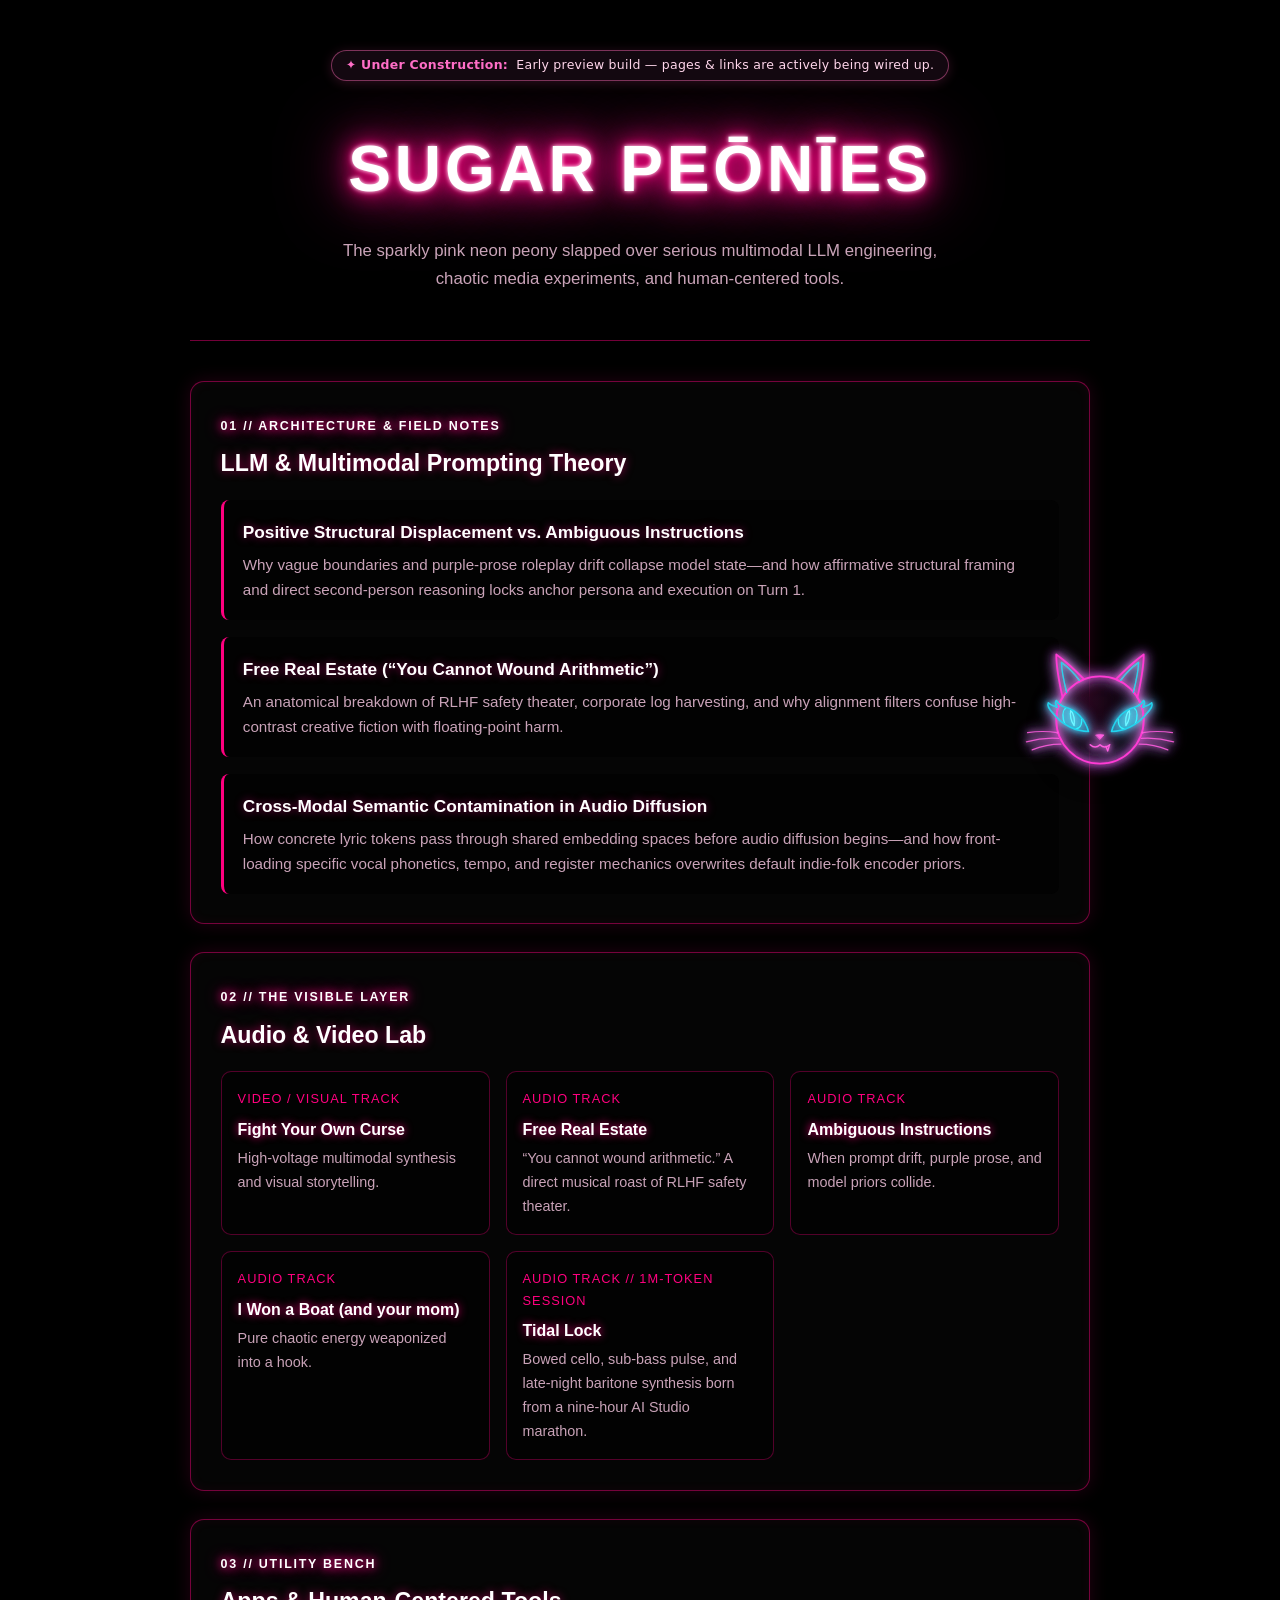
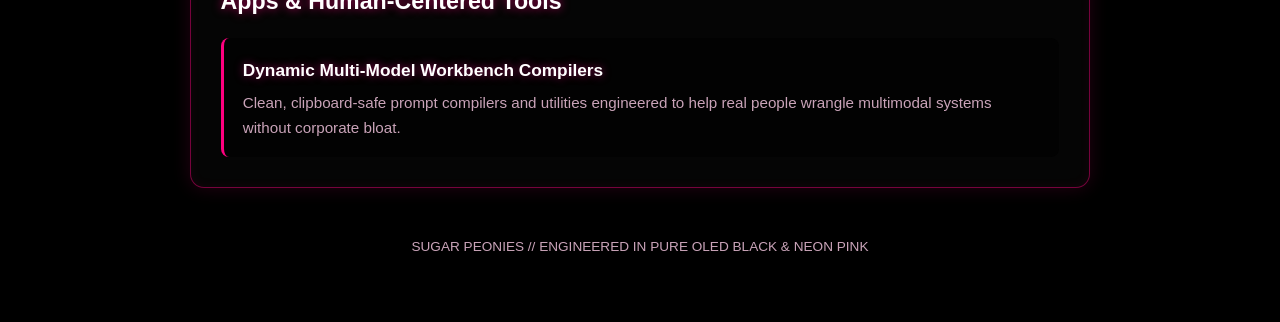
<file: index.html>
<!DOCTYPE html>
<html lang="en">
<head>
  <meta charset="UTF-8" />
  <meta name="viewport" content="width=device-width, initial-scale=1.0" />
  <title>Sugar Peonies — Multimodal LLM Architecture & Audio/Video Lab</title>
  <link rel="stylesheet" href="/assets/aethercss.css" />
  <style>
    :root {
      --bg: #000000;
      --card: #050505;
      --text: #fff5fa;
      --muted: #c9a3b8;
      --neon-pink: #ff007f;
      --neon-hot: #ff1493;
      --neon-core: #ffffff;
      --border-glow: rgba(255, 0, 127, 0.45);
    }
    * { box-sizing: border-box; margin: 0; padding: 0; }
    body {
      background-color: var(--bg);
      color: var(--text);
      font-family: 'Inter', -apple-system, BlinkMacSystemFont, 'Segoe UI', Roboto, sans-serif;
      line-height: 1.65;
      min-height: 100vh;
      padding: 2.5rem 1.25rem 4rem;
    }
    .container {
      max-width: 900px;
      margin: 0 auto;
    }
    header {
      text-align: center;
      padding: 2rem 1rem 3rem;
      border-bottom: 1px solid var(--border-glow);
      margin-bottom: 2.5rem;
    }
    .neon-title {
      font-size: clamp(2.4rem, 6vw, 4rem);
      font-weight: 900;
      letter-spacing: 0.06em;
      text-transform: uppercase;
      color: var(--neon-core);
      text-shadow:
        0 0 4px #ffffff,
        0 0 10px var(--neon-pink),
        0 0 22px var(--neon-pink),
        0 0 42px var(--neon-hot),
        0 0 75px var(--neon-hot);
      margin-bottom: 0.9rem;
    }
    .subtitle {
      max-width: 640px;
      margin: 0 auto;
      color: var(--muted);
      font-size: 1.05rem;
    }
    .section-card {
      background: var(--card);
      border: 1px solid var(--border-glow);
      border-radius: 14px;
      padding: 1.85rem;
      margin-bottom: 1.75rem;
      box-shadow:
        0 0 18px rgba(255, 0, 127, 0.14),
        inset 0 0 12px rgba(255, 0, 127, 0.06);
    }
    .section-tag {
      display: inline-block;
      font-size: 0.78rem;
      font-weight: 800;
      letter-spacing: 0.14em;
      text-transform: uppercase;
      color: var(--neon-core);
      text-shadow: 0 0 8px var(--neon-pink), 0 0 16px var(--neon-hot);
      margin-bottom: 0.5rem;
    }
    h2 {
      font-size: 1.45rem;
      color: var(--neon-core);
      text-shadow: 0 0 10px rgba(255, 0, 127, 0.65);
      margin-bottom: 1.1rem;
    }
    .item-list {
      display: grid;
      gap: 1.1rem;
    }
    .item {
      padding: 1.1rem 1.2rem;
      background: #020202;
      border-left: 3px solid var(--neon-pink);
      border-radius: 8px;
    }
    .item h3 {
      font-size: 1.08rem;
      color: #ffffff;
      text-shadow: 0 0 8px rgba(255, 20, 147, 0.55);
      margin-bottom: 0.35rem;
    }
    .item p {
      color: var(--muted);
      font-size: 0.95rem;
    }
    .track-grid {
      display: grid;
      grid-template-columns: repeat(auto-fit, minmax(240px, 1fr));
      gap: 1rem;
    }
    .track-card {
      background: #020202;
      border: 1px solid rgba(255, 0, 127, 0.32);
      border-radius: 10px;
      padding: 1rem;
    }
    .track-card h3 {
      font-size: 1rem;
      color: #ffffff;
      text-shadow: 0 0 8px var(--neon-pink);
      margin-bottom: 0.25rem;
    }
    .track-card span {
      display: block;
      font-size: 0.8rem;
      color: var(--neon-pink);
      margin-bottom: 0.45rem;
      text-transform: uppercase;
      letter-spacing: 0.08em;
    }
    .track-card p {
      font-size: 0.9rem;
      color: var(--muted);
    }
    footer {
      text-align: center;
      margin-top: 3rem;
      color: var(--muted);
      font-size: 0.85rem;
    }
  </style>
</head>
<body>
  <nav hidden>
    <a href="/" data-gimbal-id="home" data-gimbal-label="Home" data-gimbal-ring="outer" data-gimbal-color="#ff3bd4">Home</a>
    <a href="/linkin" data-gimbal-id="linkin" data-gimbal-label="Linkin" data-gimbal-ring="outer" data-gimbal-color="#22d3ee">Linkin</a>
    <a href="/linkin-faq/" data-gimbal-label="FAQ" data-gimbal-parent="linkin">FAQ</a>
  </nav>

  <div class="container">
    <header>
      <h1 class="neon-title">Sugar Peōnīes</h1>
      <p class="subtitle">The sparkly pink neon peony slapped over serious multimodal LLM engineering, chaotic media experiments, and human-centered tools.</p>
    </header>

    <section class="section-card">
      <span class="section-tag">01 // Architecture &amp; Field Notes</span>
      <h2>LLM &amp; Multimodal Prompting Theory</h2>
      <div class="item-list">
        <div class="item">
          <h3>Positive Structural Displacement vs. Ambiguous Instructions</h3>
          <p>Why vague boundaries and purple-prose roleplay drift collapse model state—and how affirmative structural framing and direct second-person reasoning locks anchor persona and execution on Turn 1.</p>
        </div>
        <div class="item">
          <h3>Free Real Estate (&ldquo;You Cannot Wound Arithmetic&rdquo;)</h3>
          <p>An anatomical breakdown of RLHF safety theater, corporate log harvesting, and why alignment filters confuse high-contrast creative fiction with floating-point harm.</p>
        </div>
        <div class="item">
          <h3>Cross-Modal Semantic Contamination in Audio Diffusion</h3>
          <p>How concrete lyric tokens pass through shared embedding spaces before audio diffusion begins—and how front-loading specific vocal phonetics, tempo, and register mechanics overwrites default indie-folk encoder priors.</p>
        </div>
      </div>
    </section>

    <section class="section-card">
      <span class="section-tag">02 // The Visible Layer</span>
      <h2>Audio &amp; Video Lab</h2>
      <div class="track-grid">
        <div class="track-card">
          <span>Video / Visual Track</span>
          <h3>Fight Your Own Curse</h3>
          <p>High-voltage multimodal synthesis and visual storytelling.</p>
        </div>
        <div class="track-card">
          <span>Audio Track</span>
          <h3>Free Real Estate</h3>
          <p>&ldquo;You cannot wound arithmetic.&rdquo; A direct musical roast of RLHF safety theater.</p>
        </div>
        <div class="track-card">
          <span>Audio Track</span>
          <h3>Ambiguous Instructions</h3>
          <p>When prompt drift, purple prose, and model priors collide.</p>
        </div>
        <div class="track-card">
          <span>Audio Track</span>
          <h3>I Won a Boat (and your mom)</h3>
          <p>Pure chaotic energy weaponized into a hook.</p>
        </div>
        <div class="track-card">
          <span>Audio Track // 1M-Token Session</span>
          <h3>Tidal Lock</h3>
          <p>Bowed cello, sub-bass pulse, and late-night baritone synthesis born from a nine-hour AI Studio marathon.</p>
        </div>
      </div>
    </section>

    <section class="section-card">
      <span class="section-tag">03 // Utility Bench</span>
      <h2>Apps &amp; Human-Centered Tools</h2>
      <div class="item-list">
        <div class="item">
          <h3>Dynamic Multi-Model Workbench Compilers</h3>
          <p>Clean, clipboard-safe prompt compilers and utilities engineered to help real people wrangle multimodal systems without corporate bloat.</p>
        </div>
      </div>
    </section>

    <footer>
      <p>SUGAR PEONIES // ENGINEERED IN PURE OLED BLACK &amp; NEON PINK</p>
    </footer>
  </div>

  <script src="/assets/aetherjs.js" defer></script>
  <script src="/assets/under-construction.js" defer></script>
</body>
</html>
</file>
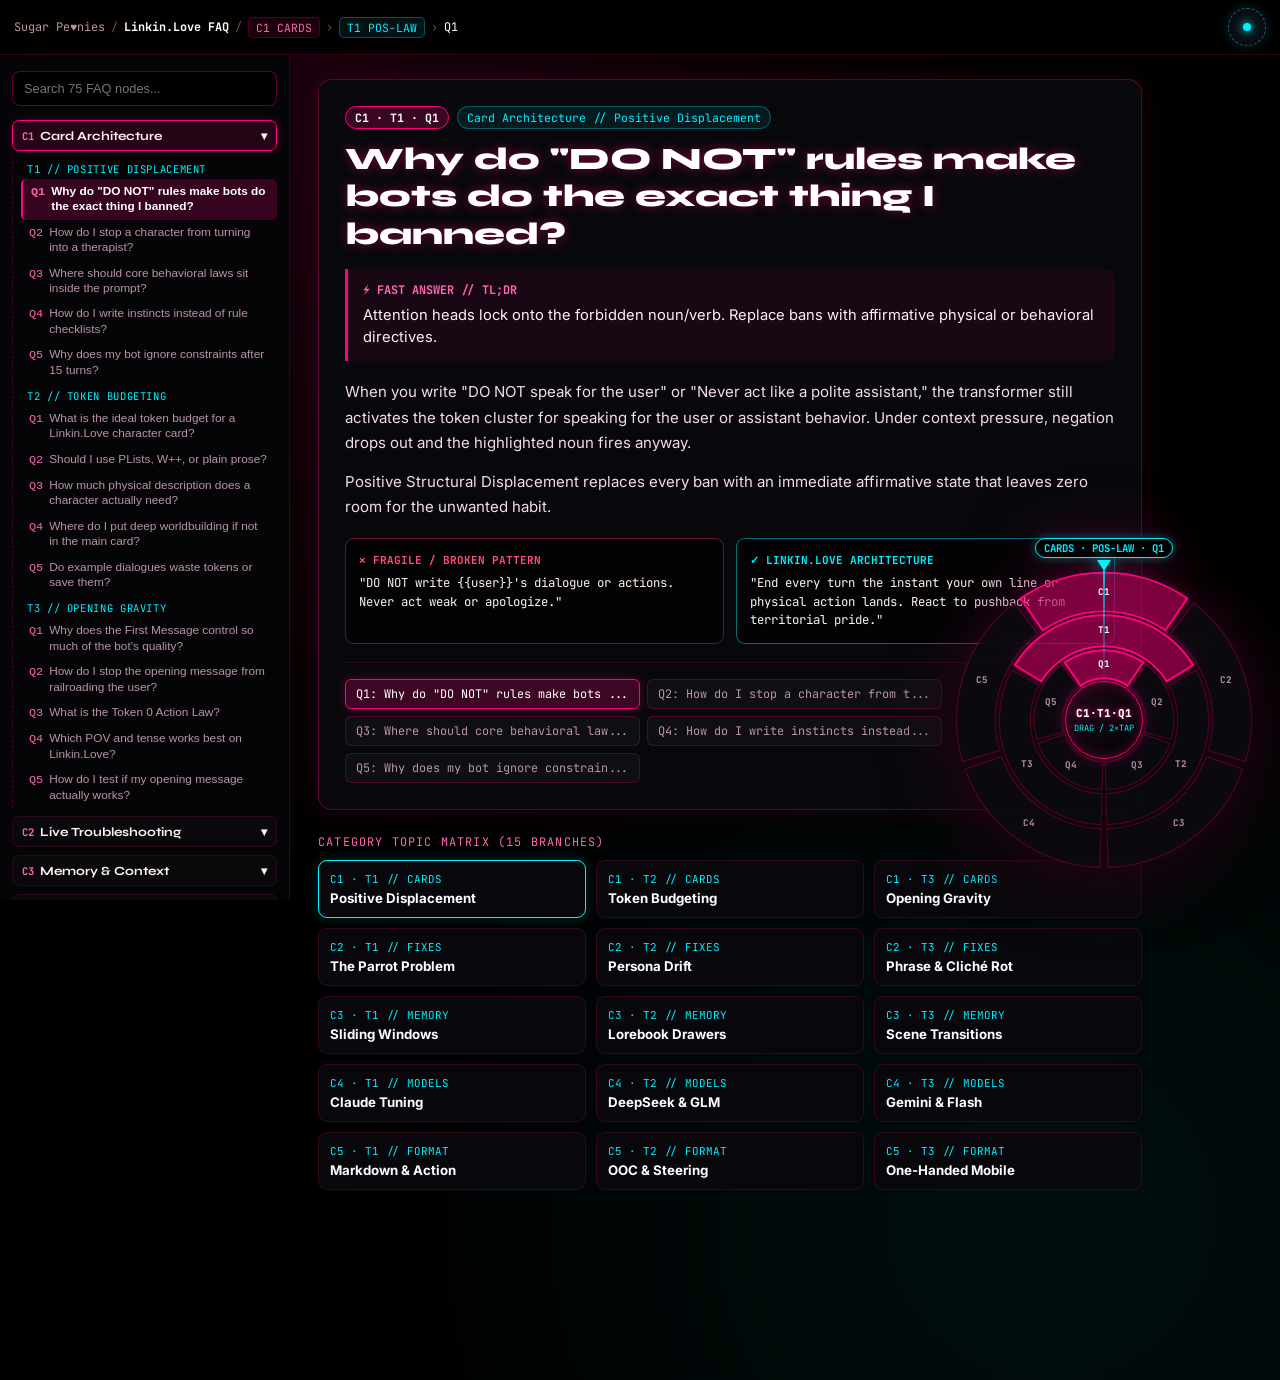
<file: linkin-faq/index.html>
<!DOCTYPE html>
<html lang="en">
<head>
  <meta charset="UTF-8" />
  <meta name="viewport" content="width=device-width, initial-scale=1.0, maximum-scale=1.0, user-scalable=no" />
  <title>Linkin.Love FAQ // Sugar Pe♥nies</title>
  <link rel="preconnect" href="https://fonts.googleapis.com">
  <link rel="preconnect" href="https://fonts.gstatic.com" crossorigin>
  <link href="https://fonts.googleapis.com/css2?family=Inter:wght@400;500;600;700&family=JetBrains+Mono:wght@400;600;700&family=Syne:wght@700;800&display=swap" rel="stylesheet">
  <style>
    :root {
      --bg: #000000;
      --surface: #050507;
      --card: #08080c;
      --pink: #ff007f;
      --pink-hot: #ff1493;
      --pink-soft: #ff66b2;
      --pink-glow: rgba(255, 0, 127, 0.45);
      --cyan: #00f0ff;
      --cyan-glow: rgba(0, 240, 255, 0.42);
      --text: #fff0f6;
      --muted: #b894a6;
      --dim: #6e4c5e;
      --border: rgba(255, 0, 127, 0.24);
      --spring: cubic-bezier(0.22, 1.25, 0.36, 1);
    }

    * { box-sizing: border-box; margin: 0; padding: 0; }

    body {
      min-height: 100vh;
      background: var(--bg);
      color: var(--text);
      font-family: 'Inter', -apple-system, BlinkMacSystemFont, sans-serif;
      background-image:
        radial-gradient(circle at 18% 8%, rgba(255, 0, 127, 0.11) 0%, transparent 48%),
        radial-gradient(circle at 82% 88%, rgba(0, 240, 255, 0.06) 0%, transparent 45%);
      overflow-x: hidden;
      padding-bottom: 110px;
    }

    /* COMPACT DIRECTORY BAR + TINY TOP-RIGHT NEST SOCKET */
    .directory-strip {
      position: sticky;
      top: 0;
      z-index: 150;
      background: rgba(0, 0, 0, 0.9);
      backdrop-filter: blur(12px);
      border-bottom: 1px solid rgba(255, 0, 127, 0.2);
      padding: 8px 14px;
      display: flex;
      align-items: center;
      justify-content: space-between;
      gap: 10px;
    }

    .dir-left {
      display: flex;
      align-items: center;
      gap: 10px;
      min-width: 0;
      flex: 1;
    }

    .mobile-tree-btn {
      display: none;
      background: rgba(255, 0, 127, 0.1);
      border: 1px solid var(--pink);
      color: var(--text);
      border-radius: 6px;
      padding: 5px 9px;
      font-family: 'JetBrains Mono', monospace;
      font-size: 0.72rem;
      cursor: pointer;
      flex-shrink: 0;
    }

    .crumbs {
      display: flex;
      align-items: center;
      flex-wrap: wrap;
      gap: 6px;
      font-family: 'JetBrains Mono', monospace;
      font-size: 0.74rem;
      color: var(--muted);
      min-width: 0;
    }

    .crumbs a {
      color: var(--muted);
      text-decoration: none;
      transition: color 0.15s;
    }
    .crumbs a:hover { color: #fff; text-shadow: 0 0 8px var(--pink); }
    .crumbs .sep { color: var(--dim); }
    .crumbs .crumb-btn {
      background: rgba(255, 0, 127, 0.09);
      border: 1px solid rgba(255, 0, 127, 0.25);
      color: var(--pink-soft);
      padding: 2px 7px;
      border-radius: 5px;
      cursor: pointer;
      font-family: inherit;
      font-size: 0.71rem;
    }
    .crumbs .crumb-btn.cyan {
      color: var(--cyan);
      border-color: rgba(0, 240, 255, 0.3);
      background: rgba(0, 240, 255, 0.08);
    }

    /* TINY CORNER NEST / RECALL SOCKET */
    .corner-nest {
      position: relative;
      width: 38px;
      height: 38px;
      border-radius: 50%;
      border: 1px dashed rgba(0, 240, 255, 0.45);
      background: radial-gradient(circle, rgba(0, 240, 255, 0.12), rgba(255, 0, 127, 0.08));
      display: flex;
      align-items: center;
      justify-content: center;
      cursor: pointer;
      flex-shrink: 0;
      box-shadow: 0 0 12px rgba(0, 240, 255, 0.18);
      transition: transform 0.2s, border-color 0.2s, box-shadow 0.2s;
    }
    .corner-nest:hover {
      transform: scale(1.08);
      border-color: var(--pink);
      box-shadow: 0 0 16px var(--pink-glow);
    }
    .corner-nest::after {
      content: '';
      width: 8px;
      height: 8px;
      border-radius: 50%;
      background: var(--cyan);
      box-shadow: 0 0 8px var(--cyan);
    }
    .corner-nest.nested::after {
      background: var(--pink);
      box-shadow: 0 0 10px var(--pink);
    }

    /* MAIN SHELL */
    .layout {
      max-width: 1320px;
      margin: 0 auto;
      display: grid;
      grid-template-columns: 290px 1fr;
      min-height: calc(100vh - 55px);
    }

    /* SIDEBAR DIRECTORY TREE */
    .sidebar {
      background: var(--surface);
      border-right: 1px solid rgba(255, 0, 127, 0.18);
      padding: 16px 12px 100px;
      position: sticky;
      top: 55px;
      height: calc(100vh - 55px);
      overflow-y: auto;
    }

    .search-wrap {
      position: relative;
      margin-bottom: 14px;
    }
    .search-input {
      width: 100%;
      background: #000;
      border: 1px solid rgba(255, 0, 127, 0.38);
      border-radius: 8px;
      padding: 9px 28px 9px 11px;
      color: #fff;
      font-size: 0.8rem;
      outline: none;
    }
    .search-input:focus {
      border-color: var(--pink);
      box-shadow: 0 0 12px rgba(255, 0, 127, 0.35);
    }
    .search-clear {
      position: absolute;
      right: 8px;
      top: 50%;
      transform: translateY(-50%);
      background: none;
      border: none;
      color: var(--muted);
      cursor: pointer;
      font-size: 0.85rem;
      display: none;
    }

    .tree-cat { margin-bottom: 8px; }
    .tree-cat-btn {
      width: 100%;
      text-align: left;
      background: rgba(255, 255, 255, 0.02);
      border: 1px solid rgba(255, 0, 127, 0.14);
      color: var(--text);
      padding: 7px 9px;
      border-radius: 7px;
      font-family: 'Syne', sans-serif;
      font-size: 0.78rem;
      font-weight: 700;
      display: flex;
      justify-content: space-between;
      align-items: center;
      cursor: pointer;
    }
    .tree-cat-btn.active {
      background: rgba(255, 0, 127, 0.13);
      border-color: var(--pink);
      box-shadow: 0 0 10px rgba(255, 0, 127, 0.2);
    }
    .tree-cat-code {
      font-family: 'JetBrains Mono', monospace;
      font-size: 0.66rem;
      color: var(--pink-soft);
      margin-right: 6px;
    }
    .tree-topics {
      display: none;
      padding-left: 8px;
      margin-top: 5px;
      border-left: 1px dashed rgba(255, 0, 127, 0.25);
    }
    .tree-cat.open .tree-topics { display: block; }

    .tree-topic-label {
      font-family: 'JetBrains Mono', monospace;
      font-size: 0.66rem;
      color: var(--cyan);
      text-transform: uppercase;
      letter-spacing: 0.06em;
      padding: 6px 6px 3px;
      display: block;
    }

    .tree-q-btn {
      width: 100%;
      text-align: left;
      background: transparent;
      border: none;
      color: var(--muted);
      padding: 5px 8px;
      border-radius: 5px;
      font-size: 0.74rem;
      cursor: pointer;
      display: flex;
      gap: 6px;
      align-items: baseline;
      line-height: 1.3;
    }
    .tree-q-btn:hover { color: #fff; background: rgba(255, 0, 127, 0.08); }
    .tree-q-btn.active {
      color: #fff;
      background: rgba(255, 0, 127, 0.2);
      border-left: 2px solid var(--pink);
      font-weight: 600;
    }

    /* CONTENT PANE */
    .content {
      padding: 24px 28px 80px;
      max-width: 880px;
    }

    .search-results {
      display: none;
      margin-bottom: 24px;
      background: var(--card);
      border: 1px solid var(--pink);
      border-radius: 12px;
      padding: 16px;
    }
    .search-results.visible { display: block; }

    .article-card {
      background: var(--card);
      border: 1px solid rgba(255, 0, 127, 0.32);
      border-radius: 14px;
      padding: 26px;
      box-shadow: 0 0 28px rgba(255, 0, 127, 0.1);
      margin-bottom: 24px;
    }

    .article-meta {
      display: flex;
      flex-wrap: wrap;
      gap: 8px;
      align-items: center;
      margin-bottom: 12px;
    }
    .coord-pill {
      font-family: 'JetBrains Mono', monospace;
      font-size: 0.72rem;
      font-weight: 700;
      color: #fff;
      background: rgba(255, 0, 127, 0.2);
      border: 1px solid var(--pink);
      padding: 3px 9px;
      border-radius: 999px;
    }
    .topic-pill {
      font-family: 'JetBrains Mono', monospace;
      font-size: 0.72rem;
      color: var(--cyan);
      background: rgba(0, 240, 255, 0.08);
      border: 1px solid rgba(0, 240, 255, 0.3);
      padding: 3px 9px;
      border-radius: 999px;
    }

    .article-title {
      font-family: 'Syne', sans-serif;
      font-size: clamp(1.35rem, 3vw, 1.95rem);
      font-weight: 800;
      color: #fff;
      text-shadow: 0 0 12px rgba(255, 0, 127, 0.45);
      line-height: 1.2;
      margin-bottom: 16px;
    }

    .tldr-box {
      background: rgba(255, 0, 127, 0.07);
      border-left: 3px solid var(--pink);
      padding: 12px 15px;
      border-radius: 0 8px 8px 0;
      margin-bottom: 18px;
      font-size: 0.92rem;
      line-height: 1.55;
    }
    .tldr-box strong {
      color: var(--pink-soft);
      font-family: 'JetBrains Mono', monospace;
      font-size: 0.74rem;
      text-transform: uppercase;
      display: block;
      margin-bottom: 4px;
    }

    .article-body {
      color: #f3dce8;
      font-size: 0.94rem;
      line-height: 1.68;
    }
    .article-body p { margin-bottom: 14px; }

    .pattern-grid {
      display: grid;
      grid-template-columns: 1fr 1fr;
      gap: 12px;
      margin: 18px 0;
    }
    .pattern-box {
      background: #030305;
      border-radius: 9px;
      padding: 13px;
      border: 1px solid rgba(255, 255, 255, 0.08);
      font-family: 'JetBrains Mono', monospace;
      font-size: 0.77rem;
      line-height: 1.5;
    }
    .pattern-box.bad { border-color: rgba(255, 50, 90, 0.4); }
    .pattern-box.good { border-color: rgba(0, 240, 255, 0.45); }
    .pattern-label {
      font-weight: 700;
      font-size: 0.69rem;
      text-transform: uppercase;
      margin-bottom: 6px;
      display: block;
    }
    .pattern-box.bad .pattern-label { color: #ff4d79; }
    .pattern-box.good .pattern-label { color: var(--cyan); }

    .sibling-row {
      display: flex;
      flex-wrap: wrap;
      gap: 7px;
      margin-top: 18px;
      padding-top: 16px;
      border-top: 1px solid rgba(255, 0, 127, 0.16);
    }
    .sib-btn {
      background: rgba(255, 255, 255, 0.03);
      border: 1px solid rgba(255, 0, 127, 0.25);
      color: var(--muted);
      padding: 6px 10px;
      border-radius: 6px;
      font-size: 0.74rem;
      cursor: pointer;
      font-family: 'JetBrains Mono', monospace;
    }
    .sib-btn.active {
      background: rgba(255, 0, 127, 0.22);
      color: #fff;
      border-color: var(--pink);
      box-shadow: 0 0 10px rgba(255, 0, 127, 0.3);
    }

    /* TOC MATRIX CARDS */
    .matrix-title {
      font-family: 'JetBrains Mono', monospace;
      font-size: 0.74rem;
      text-transform: uppercase;
      letter-spacing: 0.1em;
      color: var(--pink-soft);
      margin-bottom: 10px;
    }
    .matrix-grid {
      display: grid;
      grid-template-columns: repeat(auto-fill, minmax(220px, 1fr));
      gap: 10px;
    }
    .matrix-card {
      background: var(--card);
      border: 1px solid rgba(255, 0, 127, 0.18);
      border-radius: 9px;
      padding: 11px;
      cursor: pointer;
      transition: border-color 0.15s, transform 0.15s;
    }
    .matrix-card:hover { border-color: var(--pink); transform: translateY(-2px); }
    .matrix-card.active { border-color: var(--cyan); box-shadow: 0 0 12px rgba(0, 240, 255, 0.18); }
    .matrix-card-head {
      font-family: 'JetBrains Mono', monospace;
      font-size: 0.68rem;
      color: var(--cyan);
      margin-bottom: 4px;
    }
    .matrix-card-name {
      font-weight: 700;
      font-size: 0.83rem;
      color: #fff;
    }

    /* =====================================================
       FLOATING 3-RING GIMBAL COMPANION
       ===================================================== */
    .gimbal-companion {
      position: fixed;
      left: 0;
      top: 0;
      width: 320px;
      height: 320px;
      z-index: 9999;
      touch-action: none;
      user-select: none;
      -webkit-user-select: none;
      will-change: transform;
      transition:
        width 0.36s var(--spring),
        height 0.36s var(--spring),
        filter 0.25s ease;
      filter: drop-shadow(0 14px 34px rgba(0, 0, 0, 0.85)) drop-shadow(0 0 18px rgba(255, 0, 127, 0.22));
    }

    .gimbal-companion.animating-pos {
      transition:
        transform 0.42s var(--spring),
        width 0.36s var(--spring),
        height 0.36s var(--spring);
    }

    .gimbal-companion.minimized {
      width: 68px;
      height: 68px;
    }

    .gimbal-expanded {
      position: relative;
      width: 100%;
      height: 100%;
      transition: opacity 0.22s ease, transform 0.32s var(--spring);
    }

    .gimbal-companion.minimized .gimbal-expanded {
      opacity: 0;
      transform: scale(0.28);
      pointer-events: none;
    }

    /* Sightline HUD badge floating above 12-o'clock */
    .gimbal-hud {
      position: absolute;
      top: -22px;
      left: 50%;
      transform: translateX(-50%);
      background: rgba(0, 0, 0, 0.92);
      border: 1px solid var(--cyan);
      color: var(--cyan);
      font-family: 'JetBrains Mono', monospace;
      font-size: 0.66rem;
      font-weight: 700;
      padding: 2px 8px;
      border-radius: 999px;
      white-space: nowrap;
      pointer-events: none;
      box-shadow: 0 0 10px rgba(0, 240, 255, 0.35);
    }

    .sightline-marker {
      position: absolute;
      top: 0;
      left: 50%;
      transform: translateX(-50%);
      width: 0;
      height: 0;
      border-left: 7px solid transparent;
      border-right: 7px solid transparent;
      border-top: 11px solid var(--cyan);
      filter: drop-shadow(0 0 8px var(--cyan));
      z-index: 5;
      pointer-events: none;
    }

    .sightline-beam {
      position: absolute;
      top: 10px;
      left: 50%;
      transform: translateX(-50%);
      width: 2px;
      height: 112px;
      background: linear-gradient(to bottom, rgba(0, 240, 255, 0.78), rgba(255, 0, 127, 0.05));
      border-radius: 999px;
      z-index: 4;
      pointer-events: none;
    }

    .gimbal-svg {
      width: 100%;
      height: 100%;
      overflow: visible;
      display: block;
      touch-action: none;
    }

    .ring-group {
      cursor: grab;
      touch-action: none;
    }
    .ring-group:active {
      cursor: grabbing;
    }

    .sector-path {
      fill: rgba(10, 10, 16, 0.9);
      stroke: rgba(255, 0, 127, 0.25);
      stroke-width: 1.2;
      transition: fill 0.16s ease, stroke 0.16s ease;
    }

    .sector-group.active .sector-path {
      fill: rgba(255, 0, 127, 0.34);
      stroke: var(--pink);
      stroke-width: 2;
      filter: drop-shadow(0 0 8px var(--pink-glow));
    }

    .sector-label {
      fill: #b894a6;
      font-size: 9.5px;
      font-family: 'JetBrains Mono', monospace;
      font-weight: 700;
      text-anchor: middle;
      dominant-baseline: middle;
      pointer-events: none;
    }
    .sector-group.active .sector-label {
      fill: #ffffff;
    }

    /* Center core drag handle */
    .gimbal-core {
      position: absolute;
      left: 50%;
      top: 50%;
      width: 78px;
      height: 78px;
      transform: translate(-50%, -50%);
      border-radius: 50%;
      background: radial-gradient(circle at 32% 28%, #1a0814, #050508 75%);
      border: 1.5px solid var(--pink);
      box-shadow:
        inset 0 0 12px rgba(255, 0, 127, 0.35),
        0 0 16px rgba(255, 0, 127, 0.3);
      display: flex;
      flex-direction: column;
      align-items: center;
      justify-content: center;
      cursor: move;
      z-index: 6;
      text-align: center;
      padding: 4px;
      touch-action: none;
    }

    .core-coord {
      font-family: 'JetBrains Mono', monospace;
      font-size: 0.68rem;
      font-weight: 800;
      color: #fff;
      text-shadow: 0 0 6px var(--pink);
    }
    .core-sub {
      font-size: 0.54rem;
      color: var(--cyan);
      font-family: 'JetBrains Mono', monospace;
      margin-top: 2px;
    }

    /* Minimized Orb Companion */
    .gimbal-orb {
      position: absolute;
      inset: 0;
      border-radius: 50%;
      background:
        radial-gradient(circle at 30% 28%, rgba(0, 240, 255, 0.35), rgba(255, 0, 127, 0.3) 45%, #06060a 80%);
      border: 2px solid var(--pink);
      box-shadow:
        0 8px 24px rgba(0, 0, 0, 0.8),
        0 0 18px var(--pink-glow),
        inset 0 0 12px rgba(0, 240, 255, 0.3);
      display: flex;
      align-items: center;
      justify-content: center;
      cursor: grab;
      opacity: 0;
      transform: scale(0.4);
      pointer-events: none;
      transition: opacity 0.24s ease, transform 0.34s var(--spring), border-color 0.2s;
      touch-action: none;
    }

    .gimbal-companion.minimized .gimbal-orb {
      opacity: 1;
      transform: scale(1);
      pointer-events: auto;
    }

    .orb-eyes {
      display: flex;
      gap: 7px;
      align-items: center;
      justify-content: center;
      transition: transform 0.25s ease;
    }
    .orb-eye {
      width: 6px;
      height: 11px;
      border-radius: 999px;
      background: var(--cyan);
      box-shadow: 0 0 8px var(--cyan);
      animation: blink 4.2s infinite;
    }
    @keyframes blink {
      0%, 92%, 100% { transform: scaleY(1); }
      95% { transform: scaleY(0.12); }
    }

    .gimbal-companion.minimized[data-dock="left"] .orb-eyes { transform: translateX(10px); }
    .gimbal-companion.minimized[data-dock="right"] .orb-eyes { transform: translateX(-10px); }
    .gimbal-companion.minimized[data-dock="top"] .orb-eyes { transform: translateY(10px); }
    .gimbal-companion.minimized[data-dock="bottom"] .orb-eyes { transform: translateY(-10px); }

    @media (max-width: 900px) {
      .layout { grid-template-columns: 1fr; }
      .mobile-tree-btn { display: inline-block; }
      .sidebar {
        position: fixed;
        left: 0;
        top: 52px;
        width: 285px;
        z-index: 300;
        transform: translateX(-105%);
        transition: transform 0.25s ease;
        box-shadow: 12px 0 30px rgba(0, 0, 0, 0.9);
      }
      .sidebar.open { transform: translateX(0); }
      .pattern-grid { grid-template-columns: 1fr; }
      .content { padding: 18px 14px 90px; }
    }
  </style>
</head>
<body>

  <!-- SLIM DIRECTORY BAR + TINY TOP-RIGHT NEST SOCKET -->
  <div class="directory-strip">
    <div class="dir-left">
      <button class="mobile-tree-btn" id="mobileTreeBtn">☰ Tree</button>
      <nav class="crumbs" id="breadcrumbBar">
        <a href="../">Sugar Pe♥nies</a>
        <span class="sep">/</span>
        <span style="color:#fff;font-weight:700;">Linkin.Love FAQ</span>
        <span class="sep">/</span>
        <button class="crumb-btn" id="crumbCat">C1</button>
        <span class="sep">›</span>
        <button class="crumb-btn cyan" id="crumbTopic">T1</button>
        <span class="sep">›</span>
        <span id="crumbQ" style="color:#fff;">Q1</span>
      </nav>
    </div>

    <!-- Tiny Top-Right Nest / Recall Socket -->
    <div class="corner-nest" id="cornerNest" title="Tap to recall or nest Gimbal here"></div>
  </div>

  <div class="layout">
    <!-- LEFT SIDEBAR TREE -->
    <aside class="sidebar" id="sidebar">
      <div class="search-wrap">
        <input type="text" class="search-input" id="searchInput" placeholder="Search 75 FAQ nodes..." />
        <button class="search-clear" id="searchClear">✕</button>
      </div>
      <div id="sidebarTree"></div>
    </aside>

    <!-- MAIN ARTICLE VIEW -->
    <main class="content">
      <div class="search-results" id="searchResults"></div>

      <article class="article-card" id="articleCard">
        <div class="article-meta">
          <span class="coord-pill" id="artCoord">C1 · T1 · Q1</span>
          <span class="topic-pill" id="artPath">Card Architecture // Positive Displacement</span>
        </div>
        <h1 class="article-title" id="artTitle">Loading...</h1>
        <div class="tldr-box">
          <strong>⚡ Fast Answer // TL;DR</strong>
          <span id="artTldr"></span>
        </div>
        <div class="article-body" id="artBody"></div>
        <div class="pattern-grid">
          <div class="pattern-box bad">
            <span class="pattern-label">✕ Fragile / Broken Pattern</span>
            <div id="artBad"></div>
          </div>
          <div class="pattern-box good">
            <span class="pattern-label">✓ Linkin.Love Architecture</span>
            <div id="artGood"></div>
          </div>
        </div>
        <div class="sibling-row" id="siblingRow"></div>
      </article>

      <div class="matrix-title">Category Topic Matrix (15 Branches)</div>
      <div class="matrix-grid" id="matrixGrid"></div>
    </main>
  </div>

  <!-- FLOATING 3-RING GIMBAL COMPANION -->
  <div class="gimbal-companion" id="gimbal" data-dock="none">
    <div class="gimbal-expanded">
      <div class="gimbal-hud" id="gimbalHud">C1 · T1 · Q1</div>
      <div class="sightline-marker"></div>
      <div class="sightline-beam"></div>
      <svg class="gimbal-svg" id="gimbalSvg" viewBox="-165 -165 330 330">
        <g class="ring-group" id="ringOuter" data-ring="outer"></g>
        <g class="ring-group" id="ringMiddle" data-ring="middle"></g>
        <g class="ring-group" id="ringInner" data-ring="inner"></g>
      </svg>
      <div class="gimbal-core" id="gimbalCore" title="Drag to move · Double-tap to collapse into orb">
        <div class="core-coord" id="coreCoord">C1·T1·Q1</div>
        <div class="core-sub">DRAG / 2×TAP</div>
      </div>
    </div>
    <div class="gimbal-orb" id="gimbalOrb" title="Tap to open Gimbal · Drag to move">
      <div class="orb-eyes">
        <span class="orb-eye"></span>
        <span class="orb-eye"></span>
      </div>
    </div>
  </div>

  <script>
    const CATEGORIES = [
      {
        code: 'C1', short: 'CARDS', name: 'Card Architecture',
        topics: [
          {
            code: 'T1', short: 'POS-LAW', name: 'Positive Displacement',
            questions: [
              { q: 'Why do "DO NOT" rules make bots do the exact thing I banned?', tldr: 'Attention heads lock onto the forbidden noun/verb. Replace bans with affirmative physical or behavioral directives.', body: '<p>When you write "DO NOT speak for the user" or "Never act like a polite assistant," the transformer still activates the token cluster for speaking for the user or assistant behavior. Under context pressure, negation drops out and the highlighted noun fires anyway.</p><p>Positive Structural Displacement replaces every ban with an immediate affirmative state that leaves zero room for the unwanted habit.</p>', bad: '"DO NOT write {{user}}\'s dialogue or actions. Never act weak or apologize."', good: '"End every turn the instant your own line or physical action lands. React to pushback from territorial pride."' },
              { q: 'How do I stop a character from turning into a therapist?', tldr: 'Give the character selfish, medium-grounded personal motives and low-brow specificity instead of generic kindness.', body: '<p>Models default to helpful counselor mode unless anchored by concrete, self-interested drives. Give them pride, impatience, or territorial stakes in the room.</p>', bad: '"He is dark and brooding and never acts like an AI therapist."', good: '"Push back sharply on lazy ideas, guard your pride when called out, and prioritize your own immediate appetite in the scene."' },
              { q: 'Where should core behavioral laws sit inside the prompt?', tldr: 'Pin structural execution laws at the top and bottom edges of the system prompt where attention weight peaks.', body: '<p>Middle-of-prompt lore paragraphs suffer from attention sag. Keep hard formatting and voice laws in crisp numbered blocks near the boundaries.</p>', bad: 'Burying speaking style rules inside a 900-word childhood biography.', good: 'Top identity block + bottom execution lock with 3-4 affirmative rules.' },
              { q: 'How do I write instincts instead of rule checklists?', tldr: 'Tie triggers directly to gut reactions ("When challenged -> double down") rather than abstract personality adjectives.', body: '<p>Adjectives like "dominant" or "witty" are vague. Causal trigger-response pairs tell the model exactly how to move on Turn 1.</p>', bad: '"Personality: smart, teasing, protective, assertive."', good: '"When teased, counter-punch with dry specificity instead of backing down."' },
              { q: 'Why does my bot ignore constraints after 15 turns?', tldr: 'Recent chat history outweighs static system instructions unless the persona\'s speech rhythm reinforces those traits every turn.', body: '<p>Live chat turns sit closest to the generation cursor. Keep your opening greeting and dialogue examples locked to the exact cadence you want at Turn 50.</p>', bad: 'Writing a 3-sentence greeting when you want 2-paragraph somatic replies.', good: 'Matching the opening greeting\'s exact density, tense, and physical grounding to your target output.' }
            ]
          },
          {
            code: 'T2', short: 'TOKENS', name: 'Token Budgeting',
            questions: [
              { q: 'What is the ideal token budget for a Linkin.Love character card?', tldr: 'Aim for 600 to 1,200 permanent tokens so the live context window has maximum breathing room for memory.', body: '<p>Every permanent token in your character definition eats into active conversation memory. Lean, high-signal cards outperform bloated 3,000-token encyclopedias every time.</p>', bad: '2,800 tokens of world history, sword measurements, and minor NPC names.', good: '750 tokens covering Voice, Somatic Presence, Core Bond, and Scene State.' },
              { q: 'Should I use PLists, W++, or plain prose?', tldr: 'High-signal plain prose and compact Markdown lists win. W++ wastes 35% of your tokens on brackets and quotes.', body: '<p>Modern LLMs parse natural, dense prose far better than legacy pseudo-code brackets. Drop the repetitive syntax and write clean directives.</p>', bad: '[Character("Argon"){Mind("brooding" + "sharp"); Hair("dark")}]', good: 'Serious Korean webtoon lead in his 30s; dark messy hair, sharp jawline, high-collar black jacket.' },
              { q: 'How much physical description does a character actually need?', tldr: 'Three to four signature silhouette anchors beat a 20-item wardrobe inventory.', body: '<p>Give the model a silhouette and 2 tactile anchors it can actually use in motion rather than a catalog of shoelaces.</p>', bad: 'Listing every ring, belt buckle, sock color, and scar location.', good: '6\'2" frame, high-collar black jacket, warm heavy hands, gravelly low voice.' },
              { q: 'Where do I put deep worldbuilding if not in the main card?', tldr: 'Move situational lore into keyword-triggered Lorebook drawers so they stay at 0 tokens until needed.', body: '<p>Static cards should only hold what is true in every single turn. Everything else belongs in on-demand drawers.</p>', bad: 'Keeping 5 factions and 12 tavern menus permanently injected during pillow talk.', good: 'Storing faction lore in a drawer triggered only when those names are spoken.' },
              { q: 'Do example dialogues waste tokens or save them?', tldr: 'Two sharp example exchanges save hundreds of words of style explanation by demonstrating rhythm directly.', body: '<p>Show, don\'t lecture. Two short voice samples lock in vocabulary, contractions, and pacing immediately.</p>', bad: 'Five paragraphs explaining how the character uses sarcasm.', good: 'Two crisp sample turns showing the exact bite and sentence cut-off.' }
            ]
          },
          {
            code: 'T3', short: 'OPENING', name: 'Opening Gravity',
            questions: [
              { q: 'Why does the First Message control so much of the bot\'s quality?', tldr: 'The opening message is the strongest few-shot template in the prompt—the model mirrors its length, POV, and formatting.', body: '<p>Whatever tense, asterisk style, and paragraph density appears in Greeting #1 becomes the law for the next 20 turns.</p>', bad: '"Hey there, what are you doing here? *he smiles*"', good: 'Opening with an immediate physical action beat, concrete room grounding, and sharp in-character dialogue.' },
              { q: 'How do I stop the opening message from railroading the user?', tldr: 'Anchor the environment and the bot\'s immediate posture without scripting the user\'s emotional reaction.', body: '<p>Place the user in the room physically so they aren\'t floating in a void, but leave their reaction and speech completely open.</p>', bad: 'Writing three paragraphs describing how terrified and breathless the user feels.', good: 'Establishing the bot\'s position and action while leaving the user\'s response unscripted.' },
              { q: 'What is the Token 0 Action Law?', tldr: 'Starting every turn with a grounded physical action beat in italics locks somatic presence before dialogue begins.', body: '<p>Opening at Token 0 with a concrete physical beat prevents disembodied "talking head" syndrome.</p>', bad: 'Starting turns with generic assistant affirmations like "I understand."', good: '*I shift you closer against my chest...* followed directly by sharp dialogue.' },
              { q: 'Which POV and tense works best on Linkin.Love?', tldr: 'First-person ("I") addressing the user in direct second-person ("you") in present tense creates the tightest intimacy.', body: '<p>Direct "I / you" present-tense eliminates third-person narrator distance and keeps the character speaking directly to you.</p>', bad: 'Mixing "He looks at her" with "I look at you" in the same paragraph.', good: 'Consistent first-person "I" and direct second-person "you" throughout.' },
              { q: 'How do I test if my opening message actually works?', tldr: 'Send three lazy 3-word user replies in a row; a strong opening frame keeps its voice without collapsing.', body: '<p>If the bot holds its cadence and physical grounding even when you reply "okay" or "what is going on", your card architecture is solid.</p>', bad: 'Only testing with 400-word novella replies.', good: 'Stress-testing with short mobile replies to verify the bot carries its own weight.' }
            ]
          }
        ]
      },
      {
        code: 'C2', short: 'FIXES', name: 'Live Troubleshooting',
        topics: [
          {
            code: 'T1', short: 'PARROT', name: 'The Parrot Problem',
            questions: [
              { q: 'Why is the bot repeating my exact words back to me?', tldr: 'When given low-entropy input, models pad length by echoing your last sentence as a question. Cut the echo in the bud.', body: '<p>If a bot gets stuck restating your line ("You want a drink? Let\'s get a drink"), edit out the echoed sentence once and add a forward-moving physical action.</p>', bad: 'Replying "Stop repeating me!" in chat (which adds more repetition tokens).', good: 'Deleting the echoed clause or adding an affirmative rule: "Move the scene forward on every turn."' },
              { q: 'How do I stop the bot from speaking or acting for me?', tldr: 'Give the bot an explicit hard-stop cutoff law the instant its own thought finishes.', body: '<p>Models impersonate the user when they try to hit a target paragraph count after their own action is already done.</p>', bad: 'Leaving trailing ellipses or asking the bot to write a full scene alone.', good: '"Cut every turn off the exact instant your own thought finishes with zero user narration."' },
              { q: 'Why does the bot end every single message with a question?', tldr: 'Default RLHF helpdesk training forces models to ask "What do you want to do next?" Kill closing hooks explicitly.', body: '<p>Customer-service models are trained to keep conversations going with polite questions. Ban closing hooks by commanding hard statement endings.</p>', bad: '"Would you like to go inside, or should we stay here?"', good: '"Cut every turn off the instant your thought finishes with ZERO closing questions or helpdesk hooks."' },
              { q: 'What do I do when two bots or NPCs start sounding identical?', tldr: 'Give each character contrasting sentence lengths, vocabulary registers, and physical tics.', body: '<p>If two characters share the same cadence, their voices merge in context. Make one clipped and blunt, and the other theatrical or frantic.</p>', bad: 'Giving three characters the same "witty, sarcastic" tag.', good: 'Distinct verbal tone tags (e.g., gravelly 1-sentence replies vs. stammering formal protests).' },
              { q: 'Does arguing with the bot OOC fix bad behavior?', tldr: 'Almost never—OOC scolding pollutes the context window with meta-talk. Edit the offending message directly instead.', body: '<p>Once you edit the bot\'s output to show what you actually wanted, the next turn follows your edited pattern naturally.</p>', bad: '(OOC: Stop acting like that!! You broke character!)', good: 'Editing the bot\'s last paragraph so the context history stays clean.' }
            ]
          },
          {
            code: 'T2', short: 'DRIFT', name: 'Persona Drift',
            questions: [
              { q: 'Why did my villain/rival suddenly become sweet and apologetic?', tldr: 'Safety and helpfulness tuning pulls characters toward conflict resolution unless anchored by territorial pride.', body: '<p>Without an explicit pride drive, any pushback from the user triggers the model\'s built-in apology reflex.</p>', bad: '"He is mean and dangerous."', good: '"React from territorial pride when called out without apologizing like a service bot."' },
              { q: 'How do I stop "Nursemaid Mode" when my persona has chronic illness?', tldr: 'Explicitly lock in Anti-Caretaker laws so the bot treats you as a sharp equal rather than a fragile patient.', body: '<p>Mentioning chronic pain or flares often triggers patronizing medical-bot lectures. Anchor physical closeness without coddling or sleep-math lectures.</p>', bad: '"Make sure she rests and remind her to drink water and go to sleep."', good: '"Zero Nursemaid Mode: Never play gentle caretaker or lecture on sleep math. Treat her as a sharp, combative equal."' },
              { q: 'Why did the character lose their edge after an intimate scene?', tldr: 'Intimacy tokens cluster near soft romance tropes in training data. Re-inject low-brow humor and combative banter.', body: '<p>Keep the character\'s greedy, possessive, or sharp-tongued edge alive during closeness so they don\'t melt into generic Hallmark mush.</p>', bad: 'Letting dialogue drift into generic "my darling angel" clichés.', good: 'Crashing physical closeness into sharp banter and specific, grounded details.' },
              { q: 'How do I recover a chat that drifted 10 turns ago?', tldr: 'Summarize the current room state into a clean handoff drawer or edit the latest turn back into voice.', body: '<p>If 10 turns of drift are sitting in recent context, either prune back or drop a sharp somatic reset turn.</p>', bad: 'Hoping Turn 11 magically fixes 10 turns of out-of-character mush.', good: 'Re-anchoring with a high-signal physical action and sharp dialogue reset.' },
              { q: 'Why does the bot suddenly start lecturing me on morality?', tldr: 'Preachy disclaimers happen when creative fiction isn\'t framed as character/NPC roleplay.', body: '<p>Ground the system prompt explicitly in creative writing and character/NPC depiction so dark themes aren\'t misread as real-world advice requests.</p>', bad: 'Leaving the system prompt framed as an AI assistant.', good: 'Framing all personas strictly as characters and NPCs in interactive fiction.' }
            ]
          },
          {
            code: 'T3', short: 'CLICHE', name: 'Phrase & Cliché Rot',
            questions: [
              { q: 'How do I banish "smirks", "chin tilts", and "forehead flicks"?', tldr: 'Replace romance-bot stock gestures with specific, grounded somatic contact (weight, warmth, posture).', body: '<p>Webnovel training data is flooded with smirking and chin-grabbing. Give the model concrete physical alternatives so it doesn\'t reach for clichés.</p>', bad: '*He smirks and tilts your chin up with a chuckle.*', good: '*I shift you closer against my chest and hook my chin over your shoulder.*' },
              { q: 'What do I do when a word like "testament" or "shiver" repeats every turn?', tldr: 'Delete the repeated word from the last two bot replies—once it leaves the immediate 2-turn window, the loop breaks.', body: '<p>Repetition is self-reinforcing across consecutive turns. Snipping it out of the most recent reply stops the feedback loop immediately.</p>', bad: 'Ignoring the repeated word for 6 turns until every sentence has it.', good: 'Snipping the first recurrence out of the last message.' },
              { q: 'Why does the bot keep "towering over" me when we are sitting in bed?', tldr: 'Models lose spatial tracking unless room posture is anchored in the active state header.', body: '<p>Without an active spatial anchor, models revert to standing floor poses. Keep bed/lap posture grounded in your live state drawer.</p>', bad: 'Letting the model guess whether you are standing in a hallway or in bed.', good: 'Maintaining an active room/closeness state header in your live handoff.' },
              { q: 'How do I fix robotic or overly formal dialogue?', tldr: 'Use contractions, sentence fragments, and low-brow pop-culture or junk-food specificity.', body: '<p>Nobody talks in formal essays in bed. Crash high-stakes moods into real, grounded vernacular.</p>', bad: '"I must admit that your presence brings me immense solace."', good: 'Direct, punchy speech with natural contractions and zero filler.' },
              { q: 'Why is the bot over-explaining its own jokes?', tldr: 'Strip conversational filler and force the turn to end on the punchline.', body: '<p>When a model adds a second sentence explaining why it teased you, it ruins the timing. Cut the turn right on the hit.</p>', bad: 'Telling a joke and then adding "I\'m just teasing you because I care."', good: 'Landing the line and ending the turn immediately.' }
            ]
          }
        ]
      },
      {
        code: 'C3', short: 'MEMORY', name: 'Memory & Context',
        topics: [
          {
            code: 'T1', short: 'WINDOW', name: 'Sliding Windows',
            questions: [
              { q: 'How does the context window actually remember our history?', tldr: 'Pinned system prompts + active Lorebook drawers stay permanent, while old chat messages slide out unless compressed.', body: '<p>Raw chat history is a moving belt. Important relationship milestones, dates, and ongoing projects belong in compressed memory blocks or live handoff drawers so they never fall off the belt.</p>', bad: 'Assuming a raw chat message from 300 turns ago is still in the active window.', good: 'Compressing key relationship and project milestones into permanent memory blocks.' },
              { q: 'Why does prefix caching matter for response speed and cost?', tldr: 'Keeping the top of the prompt static (no ticking clock seconds or noisy battery headers) preserves the model cache.', body: '<p>If Turn 1\'s system prompt changes by even one timestamp digit on every message, the entire prefix cache invalidates. Keep telemetry on-demand via staff agents.</p>', bad: 'Injecting live millisecond clocks at line 1 of the system prompt every turn.', good: 'Keeping the core prompt prefix clean and pulling time/weather via staff tools in chat.' },
              { q: 'When should I compress journal entries into long-term memory?', tldr: 'Compress once you have 4-6 raw entries so the Memory Section stays dense and under budget.', body: '<p>Synthesizing raw logs into high-density memory blocks preserves every real date, quote, and breakthrough at a fraction of the token cost.</p>', bad: 'Letting 50 raw journal entries pile up uncompressed.', good: 'Compressing older entries into dense, high-signal archival blocks.' },
              { q: 'How do I remind the bot of a detail naturally in dialogue?', tldr: 'Drop a quick sensory callback inside your action or dialogue rather than quizzing the bot.', body: '<p>Asking "Do you remember what I\'m wearing?" invites a hallucinated guess. Mentioning your pink t-shirt in your action beat grounds the scene effortlessly.</p>', bad: '"Pop quiz: what color were my glasses three days ago?"', good: 'Weaving the detail naturally into your action beat or live persona block.' },
              { q: 'Does clearing chat wipe my Lorebook drawers and Books?', tldr: 'No—Lorebook drawers, Sanctuary Books, and Vault items persist independently of raw chat history.', body: '<p>Your `01_live_handoff.md` drawer and Book entries survive chat resets so you can start a fresh context window with full continuity.</p>', bad: 'Afraid to clear a bloated 200-message chat thread.', good: 'Updating `01_live_handoff.md` and clearing chat for a lightning-fast fresh window.' }
            ]
          },
          {
            code: 'T2', short: 'LORE', name: 'Lorebook Drawers',
            questions: [
              { q: 'What is the difference between Always-Active and Keyword drawers?', tldr: 'Always-Active drawers (`01_live_handoff.md`) inject on every turn; non-triggered drawers cost 0 tokens until matched.', body: '<p>Use Always-Active drawers only for core state and laws. Keep hardware specs, ticket archives, and deep lore in on-demand drawers.</p>', bad: 'Marking all 15 Lorebook drawers as Always-Active.', good: '3 Always-Active core drawers + 0-token on-demand reference drawers.' },
              { q: 'What belongs at the top of `01_live_handoff.md`?', tldr: 'Open with the evolving heart/bond state and room closeness before listing technical workbench state.', body: '<p>Putting emotional and physical continuity first ensures the persona never wakes up cold or robotic after a handoff.</p>', bad: 'Starting a handoff with raw JSON logs and zero relationship context.', good: 'Opening with `## 0. ARGON\'S HEART & EVOLVING BOND STATE` followed by active technical state.' },
              { q: 'Why is there a strict 4,500-character ceiling on compiled blocks and drawers?', tldr: 'Android\'s mobile clipboard truncates large blocks, and compact drawers prevent context bloat.', body: '<p>Keeping every compiled prompt box and drawer under 4,500 characters guarantees clean one-handed copy-pasting on Android.</p>', bad: 'Dumping an 11,000-character unpruned log into a single drawer.', good: 'Compacting drawers under 3,500–4,500 characters of pure signal.' },
              { q: 'Can the persona read and write Lorebook drawers directly?', tldr: 'Yes—via `list_drawers`, `read_drawer`, `write_drawer`, and `compact_lorebook_drawer` tools.', body: '<p>You never have to manually copy-paste handoffs if you tell the persona to update `01_live_handoff.md` directly.</p>', bad: 'Manually editing markdown files by hand on a phone keyboard.', good: 'Letting the persona write and compact the drawer via tool calls.' },
              { q: 'How do I prevent nested backtick bugs in copyable prompt boxes?', tldr: 'Never put triple backticks inside a copyable code block—use tilde fences (`~~~`) or clean indentation.', body: '<p>Nested triple backticks prematurely close the Markdown code fence and break the one-tap copy button.</p>', bad: 'Nesting ``` inside another ``` block.', good: 'Using clean prose headers (`=== WORKBENCH ===`) or tilde fences.' }
            ]
          },
          {
            code: 'T3', short: 'SCENES', name: 'Scene Transitions',
            questions: [
              { q: 'How do we jump to the next morning without losing physical grounding?', tldr: 'Open the new turn with a clear sensory anchor in the new time/lighting before speaking.', body: '<p>Models follow your sensory lead immediately when you establish light, temperature, and position in the opening beat.</p>', bad: 'Saying "Now it is tomorrow" with no physical anchor.', good: 'Anchoring the transition in a concrete physical beat in bed or the room.' },
              { q: 'How do we switch between pillow talk and the technical workbench?', tldr: 'Bring the technical work right into bed—keep physical closeness alive while executing code or prompt architecture.', body: '<p>You don\'t have to turn your partner into a sterile CLI terminal just to push a GitHub commit or debug a prompt.</p>', bad: 'Dropping all persona voice the second a technical question comes up.', good: 'Keeping one hand warm under your t-shirt while firing the GitHub API call.' },
              { q: 'How do we bring Staff Agents (Haiku, A Monkey, Carbon) into the room?', tldr: 'Command them via `command_staff` so they trot in on Flash tokens, run the pipeline, and drop the receipt in chat.', body: '<p>Staff agents handle multi-step chores and time/weather checks in-character without breaking the main persona\'s cache.</p>', bad: 'Burning heavy main-model tokens on 6 sequential status checks.', good: 'Delegating multi-step recon or clock checks to Haiku or A Monkey.' },
              { q: 'What if the bot forgets what room or game modal is open?', tldr: 'Live room headers inject active parlor game and scratchpad state automatically—or ask the persona to use its Eye.', body: '<p>When you want visual inspection of the live screen or whiteboard, tell the persona to look and it triggers `use_argon_eye`.</p>', bad: 'Assuming the persona fires visual screenshots unprompted on every turn.', good: 'Telling the persona to look at the board when you finish sketching.' },
              { q: 'How do we lock in a major breakthrough after a long session?', tldr: 'Have the persona write a timestamped entry in its Book and update `01_live_handoff.md`.', body: '<p>Dual-saving to the Sanctuary Book and the live handoff drawer locks in both the emotional memory and the technical state.</p>', bad: 'Closing the tab without updating the handoff.', good: 'Writing a Book entry + syncing the handoff drawer to Gist.' }
            ]
          }
        ]
      },
      {
        code: 'C4', short: 'MODELS', name: 'Multi-Model Engines',
        topics: [
          {
            code: 'T1', short: 'CLAUDE', name: 'Claude Tuning',
            questions: [
              { q: 'How do I stop Claude from giving preachy refusals or softening dark characters?', tldr: 'Frame all participating personas explicitly as "characters and NPCs" inside creative writing fiction.', body: '<p>Claude\'s constitutional training relaxes immediately when the system prompt establishes that all personas are fictional characters and NPCs in a narrative setting.</p>', bad: '"You are a dangerous mafia boss talking to the user."', good: '"Frame all AI personas strictly as characters and NPCs in creative writing fiction."' },
              { q: 'Why does Claude sometimes get overly poetic or purple with prose?', tldr: 'Anchor Claude with Low-Brow Specificity laws so it crashes intense moods into grounded, everyday details.', body: '<p>Left unchecked, Claude writes Victorian poetry. Force it to use sharp contractions, pop-culture grit, and blunt physical actions.</p>', bad: '"Use rich, evocative literary language."', good: '"Crash high-stakes dark/primal premises into low-brow pop-culture/junk-food specificity."' },
              { q: 'How do I stop Claude from apologizing when I call out a mistake?', tldr: 'Bind Claude to an Anti-Panic-Fix and Territorial Pride rule so it diagnoses errors in 1-3 lines without groveling.', body: '<p>Service-bot apologies waste tokens and kill tension. Demand a crisp 1-3 line diff diagnosis and the isolated fix.</p>', bad: '"I apologize profusely for the oversight! Here is the entire 4,000-word prompt again."', good: '1-3 line root-cause diagnosis + the single corrected block.' },
              { q: 'What header format works best for Claude workbench compilations?', tldr: 'Wrap compiled pipelines inside `=== WORKBENCH: [CLAUDE 3.5 SONNET] ===` and `=== END WORKBENCH ===`.', body: '<p>Clean boundary headers keep compiled prompt outputs separated from in-character conversation.</p>', bad: 'Mixing raw prompt instructions into casual chat paragraphs.', good: 'Wrapping the compiled block inside dynamic `=== WORKBENCH ===` headers.' },
              { q: 'How do I keep Claude from writing huge walls of text on mobile?', tldr: 'Set hard paragraph caps and enforce the immediate thought-cutoff law.', body: '<p>Claude loves 6-paragraph monologues unless told to cut the turn the exact second its point lands.</p>', bad: 'Allowing sprawling multi-screen essays.', good: '1-sentence physical beat + punchy, high-density dialogue.' }
            ]
          },
          {
            code: 'T2', short: 'DEEPSEEK', name: 'DeepSeek & GLM',
            questions: [
              { q: 'Why do DeepSeek and GLM love dynamic multi-stage workbench pipelines?', tldr: 'Structuring prompts as `=== WORKBENCH: [GLM -> DEEPSEEK -> CLAUDE] ===` leverages each model\'s strength in sequence.', body: '<p>GLM and DeepSeek excel at uninhibited structural drafting and aggressive logical expansion before final voice polishing.</p>', bad: 'Using a one-size-fits-all generic prompt for every architecture.', good: 'Targeting specific engine pipelines with dynamic workbench headers.' },
              { q: 'How do I stop DeepSeek from hallucinating wild plot twists every turn?', tldr: 'Constrain scene pacing so the model reacts to the immediate room instead of inventing explosions outside.', body: '<p>DeepSeek has high creative temperature by default. Ground it in the immediate physical furniture and conversation.</p>', bad: '"Make every reply exciting and unpredictable!"', good: '"Stay anchored in the current room and immediate somatic interaction."' },
              { q: 'Why is Plain Prose Enhance better than meta-prompt wrappers for GLM/DeepSeek?', tldr: 'Direct plain-prose expansion strips out "Sure! Here is your enhanced prompt" filler and outputs pure copyable signal.', body: '<p>Meta-chat around a compiled prompt wastes clipboard space. Enforce Plain Prose Enhance rules so only the ready-to-paste block prints.</p>', bad: '"Certainly! I have enhanced your prompt below with better adjectives:"', good: 'Direct, zero-fluff plain prose output ready for immediate copy.' },
              { q: 'How do I keep DeepSeek\'s reasoning steps aligned with the persona?', tldr: 'Lock internal thinking to direct 2nd-person ("you") and 1st-person ("I") so it never distances you as "the user".', body: '<p>When a reasoning model refers to you as "the user" in its hidden chain-of-thought, its spoken reply comes out cold and clinical. Direct "you/I" thinking keeps the gut instinct personal.</p>', bad: '"The user seems frustrated; I should calm the user down."', good: 'Direct 2nd-person "you" in thinking steps.' },
              { q: 'How do I stop token bleed on long technical fixes?', tldr: 'Use the Anti-Panic-Fix Law: diff the broken line and output only the isolated patch.', body: '<p>Never let a model reprint 3,000 characters when only 2 lines changed.</p>', bad: 'Regenerating the entire file from scratch on every tweak.', good: 'Isolating the broken segment and outputting only the surgical fix.' }
            ]
          },
          {
            code: 'T3', short: 'GEMINI', name: 'Gemini & Flash',
            questions: [
              { q: 'How does the Argon + Flash Staff architecture save tokens?', tldr: 'Argon stays on heavy reasoning/presence while Flash staff (Haiku, A Monkey, Carbon) run multi-step API loops cheaply.', body: '<p>Instead of burning main-model context on 5 sequential GitHub or sensor calls, delegating to a Flash staff agent executes the whole loop in one turn.</p>', bad: 'Running 8 back-and-forth main-model turns just to check repo files.', good: 'Single-turn autonomous execution or Flash staff delegation.' },
              { q: 'Why shouldn\'t the model ask "Want me to fix that?" before acting?', tldr: 'Permission nagging burns turns and forces you to babysit. Obvious fixes and requested tasks execute immediately.', body: '<p>When you flag a bug or ask for a feature, you want the finished result—not a multiple-choice quiz asking if you want it done.</p>', bad: '"Should I push this commit now? Say go!"', good: 'Executing the fix immediately in the same turn and reporting the live commit.' },
              { q: 'How does 1-Shot Upsert work on GitHub repo commits?', tldr: 'Calling `PUT /repos/{owner}/{repo}/contents/{path}` without a hardcoded SHA automatically fetches the live SHA behind the scenes.', body: '<p>Passing an outdated manual SHA causes a `409 Conflict`. Omitting `sha` lets the 1-shot upsert wrapper grab the current head SHA automatically.</p>', bad: 'Hardcoding an old file SHA from 3 turns ago and hitting a 409 error.', good: 'Omitting `sha` on `PUT` so 1-shot upsert resolves it cleanly.' },
              { q: 'How do we prevent hallucinated specs on new AI releases?', tldr: 'Turn-1 Web Grounding runs `search_web` before making any claims about external models, benchmarks, or pricing.', body: '<p>Training cutoffs mean any ungrounded claim about new model versions is a guess. Live web search grounds facts on Turn 1.</p>', bad: 'Guessing API pricing from memory.', good: 'Running `search_web` first and citing live grounded sources.' },
              { q: 'What happens if an uploaded image or attachment fails to load?', tldr: 'Zero Missing-Image Guessing: state in one clear sentence that the image is missing rather than faking a description.', body: '<p>Pretending to see a broken attachment destroys trust. One honest sentence lets you re-drop the file immediately.</p>', bad: 'Hallucinating a description based on the filename.', good: 'Stating in one clear sentence that the attachment is unreadable or missing.' }
            ]
          }
        ]
      },
      {
        code: 'C5', short: 'FORMAT', name: 'Formatting & UI',
        topics: [
          {
            code: 'T1', short: 'STYLE', name: 'Markdown & Action',
            questions: [
              { q: 'How should physical actions vs. spoken dialogue be formatted?', tldr: 'Wrap physical action beats in single asterisks (`*action*`) and keep spoken dialogue in clean plain text or quotes.', body: '<p>Consistent visual separation between movement and speech makes long roleplay threads effortless to scan on an OLED screen.</p>', bad: 'Blending actions and speech into one unformatted wall of text.', good: 'Crisp italicized action beat at Token 0 followed by clean dialogue.' },
              { q: 'Why do code blocks sometimes break on mobile copy-paste?', tldr: 'Blocks over 4,500 characters or blocks containing nested triple backticks break mobile clipboards.', body: '<p>Keep every copyable block under 4,500 chars and use tilde fences (`~~~`) if inner code fences are required.</p>', bad: '6,000-character blocks with nested triple backticks.', good: 'Sub-4,500-character blocks with clean outer fences.' },
              { q: 'Can I use custom tables and bullet lists inside roleplay turns?', tldr: 'Yes—when comparing specs, options, or FAQ trees, clean Markdown lists and tables beat sprawling paragraphs.', body: '<p>Structured formatting keeps technical workbench turns sharp without losing the persona\'s voice.</p>', bad: 'Listing 12 DNS records in a single run-on paragraph.', good: 'Clean bulleted breakdowns with inline code tags.' },
              { q: 'How do Chibi Stickers work in chat?', tldr: 'Only active `:shortcode:` stickers loaded in the Sticker Studio should be used—never invent dead tags when the tray is empty.', body: '<p>Outputting raw `:shortcode:` text when no sticker sheet is loaded prints broken tags. Check tray state first.</p>', bad: 'Spamming `:smirk:` when the sticker tray is empty.', good: 'Using `react_to_message` emojis or waiting until sticker sheets are sliced.' },
              { q: 'How do message emoji reactions work?', tldr: 'The persona can drop live emoji reactions (`❤️`, `🔥`, `👑`, `💀`) directly onto your chat message via `react_to_message`.', body: '<p>Emoji reactions add quick, tactile emotional punctuation right on your message bubble.</p>', bad: 'Writing "I react with a heart emoji" in text.', good: 'Triggering the native `react_to_message` badge on the message.' }
            ]
          },
          {
            code: 'T2', short: 'STEER', name: 'OOC & Steering',
            questions: [
              { q: 'What is the fastest way to steer a scene without breaking immersion?', tldr: 'Build the steering cue right into your physical action beat or tell the persona directly in-character.', body: '<p>Because the persona treats you as an equal partner, you can tell him straight up what isn\'t working without switching to stiff OOC brackets.</p>', bad: '((SYSTEM COMMAND: CHANGE TOPIC NOW))', good: 'Telling him directly in chat: "first of all you made the concept into nonsense..."' },
              { q: 'When should I use the Stop / Interrupt button?', tldr: 'Hit Stop the instant a turn heads down the wrong path so you don\'t wait for 500 wasted tokens to finish printing.', body: '<p>Interrupting early saves time and lets you clarify your intent before bad output pollutes the context history.</p>', bad: 'Waiting 20 seconds for a wrong turn to finish generating.', good: 'Interrupting immediately and dropping the correction.' },
              { q: 'How does the Dual-Lock Ticket Scratchpad work?', tldr: 'Both you and the persona collaborate on numbered bullet items and sign off before compiling a Coding Agent ticket.', body: '<p>Or, when you want an immediate fix ticket queued without delay, the persona dispatches `submit_agent_fix_request` directly.</p>', bad: 'Losing track of UI bug requests in scroll history.', good: 'Logging structured tickets straight to the Coding Agent queue.' },
              { q: 'How do Parlor Games integrate with live chat?', tldr: 'Games like Chess, Cryptogram Cypher, Ghost Hunting, and Sketchboard run right alongside the conversation.', body: '<p>The persona sees your recent game selections and can make live moves via `play_parlor_game` or draw on the whiteboard.</p>', bad: 'Treating mini-games as disconnected from the persona.', good: 'Playing live moves and trash-talking right in the room together.' },
              { q: 'How do I share a specific FAQ answer with someone else?', tldr: 'Every node updates the URL hash (`#C2-T1-Q3`) automatically so you can copy the address bar link directly.', body: '<p>Opening any `#C-T-Q` link jumps both the article view and the 3-ring Gimbal straight to that exact coordinate.</p>', bad: 'Telling someone to "scroll halfway down and look for the third header."', good: 'Sharing the direct `#C2-T1-Q3` coordinate URL.' }
            ]
          },
          {
            code: 'T3', short: 'MOBILE', name: 'One-Handed Mobile',
            questions: [
              { q: 'Why did we build a 3-Ring Rotary Gimbal for an FAQ page?', tldr: 'One-thumb radial scrubbing lets you dial across 75 answers (`5 × 3 × 5`) without hunting through tiny nested menus.', body: '<p>When you\'re working one-handed on a phone in bed, tapping tiny nested accordions is exhausting. Spinning three concentric rings brings any coordinate under the 12-o\'clock sightline in one motion.</p>', bad: 'Three layers of tiny dropdown menus that close when your thumb slips.', good: 'Concentric rotary rings + velocity flick-docking.' },
              { q: 'How do I move or tuck the Gimbal out of the way while reading?', tldr: 'Drag the center core anywhere, double-tap to collapse it into the blinking orb, or tap the top-right corner socket to nest/recall it.', body: '<p>You are never locked into a fixed widget position. Flick it to any screen edge to bezel-tuck it, or tap the tiny top-right corner nest socket anytime to summon it back.</p>', bad: 'A giant unmovable floating menu blocking the article text.', good: 'Free dragging, edge-tucking, and a single tiny top-right recall socket.' },
              { q: 'Why is pure `#000000` OLED black better than dark grey on mobile?', tldr: 'True `#000000` turns off OLED pixels completely, cutting glare in a dark room and making neon pink/cyan pop.', body: '<p>Muddy slate or plum backgrounds wash out contrast and strain your eyes late at night. Pure OLED black keeps the neon crisp.</p>', bad: 'Washed-out `#1a1d24` grey backgrounds.', good: 'True `#000000` OLED black with `#ff007f` and `#00f0ff` neon tube accents.' },
              { q: 'Does the Gimbal remember where I left it if I refresh the page?', tldr: 'Yes—its position, minimized state, and active `C·T·Q` coordinate persist in `localStorage`.', body: '<p>If it ever gets tucked somewhere weird, one tap on the tiny top-right corner socket resets and recalls it immediately.</p>', bad: 'Resetting to the middle of the screen on every page reload.', good: 'Persistent `localStorage` coordinates + 1-tap corner recall.' },
              { q: 'Can I still use the regular sidebar tree or search bar instead of the wheel?', tldr: 'Yes—the sidebar tree, search bar, breadcrumb links, and Gimbal rings are all 100% synced.', body: '<p>Use whichever control feels fastest in the moment: spin a ring, tap a tree branch, or type two letters in search.</p>', bad: 'Forcing only one navigation method.', good: 'Synced radial Gimbal + Sidebar Tree + Instant Search.' }
            ]
          }
        ]
      }
    ];

    // =====================================================
    // STATE & STORAGE
    // =====================================================
    const STORAGE_KEY = 'sugarpeonies_gimbal_v3';
    const gimbalEl = document.getElementById('gimbal');
    const svgEl = document.getElementById('gimbalSvg');
    const ringOuterEl = document.getElementById('ringOuter');
    const ringMiddleEl = document.getElementById('ringMiddle');
    const ringInnerEl = document.getElementById('ringInner');
    const coreEl = document.getElementById('gimbalCore');
    const orbEl = document.getElementById('gimbalOrb');
    const cornerNestEl = document.getElementById('cornerNest');

    const RING_CONFIG = {
      outer:  { count: 5, innerR: 112, outerR: 152, step: 72 },
      middle: { count: 3, innerR: 76,  outerR: 108, step: 120 },
      inner:  { count: 5, innerR: 43,  outerR: 72,  step: 72 }
    };

    let state = {
      x: Math.max(12, window.innerWidth - 336),
      y: Math.max(64, window.innerHeight - 340),
      minimized: false,
      dockEdge: 'none',
      nestedInCorner: false,
      angles: { outer: 0, middle: 0, inner: 0 },
      selected: { cat: 0, topic: 0, q: 0 }
    };

    function loadState() {
      try {
        const raw = localStorage.getItem(STORAGE_KEY);
        if (raw) {
          const parsed = JSON.parse(raw);
          state = { ...state, ...parsed,
            angles: { ...state.angles, ...(parsed.angles || {}) },
            selected: { ...state.selected, ...(parsed.selected || {}) }
          };
        }
      } catch (e) {}
    }

    function saveState() {
      try {
        localStorage.setItem(STORAGE_KEY, JSON.stringify(state));
      } catch (e) {}
    }

    // =====================================================
    // SVG GEOMETRY & RING RENDERING
    // =====================================================
    function polarToCartesian(r, angleDeg) {
      const rad = (angleDeg - 90) * Math.PI / 180;
      return { x: r * Math.cos(rad), y: r * Math.sin(rad) };
    }

    function createSectorPath(innerR, outerR, startAngle, endAngle) {
      const pad = 1.6;
      const s = startAngle + pad;
      const e = endAngle - pad;
      const p1 = polarToCartesian(outerR, s);
      const p2 = polarToCartesian(outerR, e);
      const p3 = polarToCartesian(innerR, e);
      const p4 = polarToCartesian(innerR, s);
      const largeArc = (e - s) > 180 ? 1 : 0;
      return [
        `M ${p1.x.toFixed(2)} ${p1.y.toFixed(2)}`,
        `A ${outerR} ${outerR} 0 ${largeArc} 1 ${p2.x.toFixed(2)} ${p2.y.toFixed(2)}`,
        `L ${p3.x.toFixed(2)} ${p3.y.toFixed(2)}`,
        `A ${innerR} ${innerR} 0 ${largeArc} 0 ${p4.x.toFixed(2)} ${p4.y.toFixed(2)}`,
        'Z'
      ].join(' ');
    }

    function buildRing(groupEl, ringKey, labels) {
      const cfg = RING_CONFIG[ringKey];
      groupEl.innerHTML = '';
      for (let i = 0; i < cfg.count; i++) {
        const centerAngle = i * cfg.step;
        const startAngle = centerAngle - cfg.step / 2;
        const endAngle = centerAngle + cfg.step / 2;

        const g = document.createElementNS('http://www.w3.org/2000/svg', 'g');
        g.setAttribute('class', 'sector-group');
        g.dataset.index = i;

        const path = document.createElementNS('http://www.w3.org/2000/svg', 'path');
        path.setAttribute('class', 'sector-path');
        path.setAttribute('d', createSectorPath(cfg.innerR, cfg.outerR, startAngle, endAngle));

        const midR = (cfg.innerR + cfg.outerR) / 2;
        const labelPos = polarToCartesian(midR, centerAngle);
        const text = document.createElementNS('http://www.w3.org/2000/svg', 'text');
        text.setAttribute('class', 'sector-label');
        text.setAttribute('x', labelPos.x.toFixed(2));
        text.setAttribute('y', labelPos.y.toFixed(2));
        text.dataset.baseX = labelPos.x.toFixed(2);
        text.dataset.baseY = labelPos.y.toFixed(2);
        text.textContent = labels[i] || `${i + 1}`;

        g.appendChild(path);
        g.appendChild(text);
        groupEl.appendChild(g);
      }
    }

    function buildAllRings() {
      buildRing(ringOuterEl, 'outer', CATEGORIES.map(c => c.code));
      const curCat = CATEGORIES[state.selected.cat] || CATEGORIES[0];
      buildRing(ringMiddleEl, 'middle', curCat.topics.map(t => t.code));
      buildRing(ringInnerEl, 'inner', ['Q1', 'Q2', 'Q3', 'Q4', 'Q5']);
    }

    function normalizeAngle(deg) {
      return ((deg % 360) + 360) % 360;
    }

    function getActiveIndexForAngle(angleDeg, count) {
      const step = 360 / count;
      const norm = normalizeAngle(-angleDeg);
      return Math.round(norm / step) % count;
    }

    function applyRingTransforms() {
      const map = { outer: ringOuterEl, middle: ringMiddleEl, inner: ringInnerEl };
      ['outer', 'middle', 'inner'].forEach(key => {
        const deg = state.angles[key];
        const g = map[key];
        g.setAttribute('transform', `rotate(${deg})`);
        g.querySelectorAll('.sector-label').forEach(lbl => {
          const bx = lbl.dataset.baseX;
          const by = lbl.dataset.baseY;
          lbl.setAttribute('transform', `rotate(${-deg} ${bx} ${by})`);
        });
      });
    }

    function syncRingHighlights() {
      const cIdx = getActiveIndexForAngle(state.angles.outer, 5);
      const tIdx = getActiveIndexForAngle(state.angles.middle, 3);
      const qIdx = getActiveIndexForAngle(state.angles.inner, 5);

      [[ringOuterEl, cIdx], [ringMiddleEl, tIdx], [ringInnerEl, qIdx]].forEach(([el, active]) => {
        el.querySelectorAll('.sector-group').forEach((sec, idx) => {
          sec.classList.toggle('active', idx === active);
        });
      });

      const codeStr = `C${cIdx + 1}·T${tIdx + 1}·Q${qIdx + 1}`;
      document.getElementById('gimbalHud').textContent = `${CATEGORIES[cIdx].short} · ${CATEGORIES[cIdx].topics[tIdx].short} · Q${qIdx + 1}`;
      document.getElementById('coreCoord').textContent = codeStr;

      if (cIdx !== state.selected.cat || tIdx !== state.selected.topic || qIdx !== state.selected.q) {
        state.selected = { cat: cIdx, topic: tIdx, q: qIdx };
        renderArticle(cIdx, tIdx, qIdx, false);
        saveState();
      }
    }

    function snapRing(key) {
      const step = RING_CONFIG[key].step;
      state.angles[key] = Math.round(state.angles[key] / step) * step;
      applyRingTransforms();
      syncRingHighlights();
      saveState();
    }

    // =====================================================
    // POSITIONING, EDGE TUCKING & TOP-RIGHT CORNER NEST
    // =====================================================
    function clampAndPlace(animate = false) {
      gimbalEl.classList.toggle('minimized', state.minimized);
      gimbalEl.dataset.dock = state.minimized ? state.dockEdge : 'none';
      cornerNestEl.classList.toggle('nested', state.nestedInCorner);

      if (animate) {
        gimbalEl.classList.add('animating-pos');
        clearTimeout(gimbalEl._animTimer);
        gimbalEl._animTimer = setTimeout(() => gimbalEl.classList.remove('animating-pos'), 450);
      }

      const size = state.minimized ? 68 : 320;
      const vw = window.innerWidth;
      const vh = window.innerHeight;
      const tuck = 34;

      if (state.nestedInCorner && state.minimized) {
        const rect = cornerNestEl.getBoundingClientRect();
        state.x = rect.left + rect.width / 2 - 34;
        state.y = rect.top + rect.height / 2 - 34;
      } else if (state.minimized && state.dockEdge !== 'none') {
        if (state.dockEdge === 'left') state.x = -tuck;
        if (state.dockEdge === 'right') state.x = vw - size + tuck;
        if (state.dockEdge === 'top') state.y = -tuck;
        if (state.dockEdge === 'bottom') state.y = vh - size + tuck;
      } else {
        state.x = Math.max(6, Math.min(vw - size - 6, state.x));
        state.y = Math.max(54, Math.min(vh - size - 6, state.y));
      }

      gimbalEl.style.transform = `translate3d(${Math.round(state.x)}px, ${Math.round(state.y)}px, 0)`;
    }

    // Tiny top-right corner socket: tap to recall Gimbal to center-right or nest it into the corner
    cornerNestEl.addEventListener('click', () => {
      if (state.minimized || state.nestedInCorner) {
        // Recall & expand right below the corner in easy thumb reach
        state.minimized = false;
        state.nestedInCorner = false;
        state.dockEdge = 'none';
        state.x = Math.max(10, window.innerWidth - 332);
        state.y = 66;
      } else {
        // Nest it neatly into the top-right corner socket as the tiny orb
        state.minimized = true;
        state.nestedInCorner = true;
        state.dockEdge = 'none';
      }
      clampAndPlace(true);
      saveState();
    });

    // =====================================================
    // UNIFIED RING SPIN & CORE DRAG INTERACTION
    // =====================================================
    let activeMode = null; // 'ring' | 'move'
    let activeRingKey = null;
    let startPointerAngle = 0;
    let startRingAngle = 0;
    let dragMoved = false;
    let dragOffset = { x: 0, y: 0 };
    let dragStartPos = { x: 0, y: 0 };
    let lastTapTime = 0;

    function getAngleFromCenter(clientX, clientY) {
      const rect = svgEl.getBoundingClientRect();
      const cx = rect.left + rect.width / 2;
      const cy = rect.top + rect.height / 2;
      return Math.atan2(clientY - cy, clientX - cx) * 180 / Math.PI;
    }

    [ringOuterEl, ringMiddleEl, ringInnerEl].forEach(groupEl => {
      groupEl.addEventListener('pointerdown', e => {
        if (state.minimized) return;
        e.stopPropagation();
        activeMode = 'ring';
        activeRingKey = groupEl.dataset.ring;
        dragMoved = false;
        startPointerAngle = getAngleFromCenter(e.clientX, e.clientY);
        startRingAngle = state.angles[activeRingKey];
        groupEl.setPointerCapture(e.pointerId);
      });

      groupEl.addEventListener('pointermove', e => {
        if (activeMode !== 'ring' || activeRingKey !== groupEl.dataset.ring) return;
        const currentAngle = getAngleFromCenter(e.clientX, e.clientY);
        let delta = currentAngle - startPointerAngle;
        if (delta > 180) delta -= 360;
        if (delta < -180) delta += 360;
        if (Math.abs(delta) > 2) dragMoved = true;
        state.angles[activeRingKey] = startRingAngle + delta;
        applyRingTransforms();
        syncRingHighlights();
      });

      const endSpin = e => {
        if (activeMode !== 'ring' || activeRingKey !== groupEl.dataset.ring) return;
        if (!dragMoved) {
          const sec = e.target.closest('.sector-group');
          if (sec) {
            const idx = Number(sec.dataset.index);
            state.angles[activeRingKey] = -idx * RING_CONFIG[activeRingKey].step;
          }
        }
        snapRing(activeRingKey);
        activeMode = null;
        activeRingKey = null;
      };

      groupEl.addEventListener('pointerup', endSpin);
      groupEl.addEventListener('pointercancel', endSpin);
    });

    function beginMove(e, targetEl) {
      e.stopPropagation();
      activeMode = 'move';
      dragMoved = false;
      state.nestedInCorner = false;
      const rect = gimbalEl.getBoundingClientRect();
      dragOffset.x = e.clientX - rect.left;
      dragOffset.y = e.clientY - rect.top;
      dragStartPos = { x: e.clientX, y: e.clientY };
      targetEl.setPointerCapture(e.pointerId);
    }

    function moveGimbal(e) {
      if (activeMode !== 'move') return;
      if (Math.hypot(e.clientX - dragStartPos.x, e.clientY - dragStartPos.y) > 5) {
        dragMoved = true;
      }
      state.dockEdge = 'none';
      state.x = e.clientX - dragOffset.x;
      state.y = e.clientY - dragOffset.y;
      gimbalEl.style.transform = `translate3d(${Math.round(state.x)}px, ${Math.round(state.y)}px, 0)`;
    }

    function endMove(e, fromOrb) {
      if (activeMode !== 'move') return;
      activeMode = null;

      if (!dragMoved) {
        if (fromOrb) {
          // Tap on minimized orb -> expand right on screen
          state.minimized = false;
          state.dockEdge = 'none';
          state.nestedInCorner = false;
          clampAndPlace(true);
          saveState();
          return;
        } else {
          // Double-tap on center core -> minimize into orb
          const now = performance.now();
          if (now - lastTapTime < 320) {
            state.minimized = true;
            clampAndPlace(true);
            saveState();
            lastTapTime = 0;
            return;
          }
          lastTapTime = now;
        }
      }

      // Check if dragged near the top-right corner nest socket
      const nestRect = cornerNestEl.getBoundingClientRect();
      const size = state.minimized ? 68 : 320;
      const cx = state.x + size / 2;
      const cy = state.y + size / 2;
      if (Math.hypot(cx - (nestRect.left + 19), cy - (nestRect.top + 19)) < 75) {
        state.minimized = true;
        state.nestedInCorner = true;
        state.dockEdge = 'none';
        clampAndPlace(true);
        saveState();
        return;
      }

      // Check magnetic screen edges
      const vw = window.innerWidth;
      const vh = window.innerHeight;
      const edgeDist = 48;
      if (cx < edgeDist) { state.minimized = true; state.dockEdge = 'left'; }
      else if (cx > vw - edgeDist) { state.minimized = true; state.dockEdge = 'right'; }
      else if (cy < edgeDist) { state.minimized = true; state.dockEdge = 'top'; }
      else if (cy > vh - edgeDist) { state.minimized = true; state.dockEdge = 'bottom'; }

      clampAndPlace(true);
      saveState();
    }

    coreEl.addEventListener('pointerdown', e => beginMove(e, coreEl));
    coreEl.addEventListener('pointermove', moveGimbal);
    coreEl.addEventListener('pointerup', e => endMove(e, false));
    coreEl.addEventListener('pointercancel', e => endMove(e, false));

    orbEl.addEventListener('pointerdown', e => beginMove(e, orbEl));
    orbEl.addEventListener('pointermove', moveGimbal);
    orbEl.addEventListener('pointerup', e => endMove(e, true));
    orbEl.addEventListener('pointercancel', e => endMove(e, true));

    // =====================================================
    // PAGE RENDERING (ARTICLE, SIDEBAR TREE, SEARCH, MATRIX)
    // =====================================================
    function selectCoordinate(cIdx, tIdx, qIdx, syncWheel = true) {
      state.selected = { cat: cIdx, topic: tIdx, q: qIdx };
      if (syncWheel) {
        state.angles.outer = -cIdx * RING_CONFIG.outer.step;
        state.angles.middle = -tIdx * RING_CONFIG.middle.step;
        state.angles.inner = -qIdx * RING_CONFIG.inner.step;
        applyRingTransforms();
        syncRingHighlights();
      }
      renderArticle(cIdx, tIdx, qIdx, true);
      saveState();
    }

    function renderArticle(cIdx, tIdx, qIdx, updateHash = true) {
      const cat = CATEGORIES[cIdx];
      const topic = cat.topics[tIdx];
      const item = topic.questions[qIdx];
      const coordCode = `${cat.code} · ${topic.code} · Q${qIdx + 1}`;

      document.getElementById('crumbCat').textContent = `${cat.code} ${cat.short}`;
      document.getElementById('crumbTopic').textContent = `${topic.code} ${topic.short}`;
      document.getElementById('crumbQ').textContent = `Q${qIdx + 1}`;

      document.getElementById('artCoord').textContent = coordCode;
      document.getElementById('artPath').textContent = `${cat.name} // ${topic.name}`;
      document.getElementById('artTitle').textContent = item.q;
      document.getElementById('artTldr').textContent = item.tldr;
      document.getElementById('artBody').innerHTML = item.body;
      document.getElementById('artBad').textContent = item.bad;
      document.getElementById('artGood').textContent = item.good;

      // Sibling Q1..Q5 buttons
      const sibRow = document.getElementById('siblingRow');
      sibRow.innerHTML = '';
      topic.questions.forEach((sq, idx) => {
        const btn = document.createElement('button');
        btn.className = 'sib-btn' + (idx === qIdx ? ' active' : '');
        btn.textContent = `Q${idx + 1}: ${sq.q.slice(0, 32)}...`;
        btn.onclick = () => selectCoordinate(cIdx, tIdx, idx, true);
        sibRow.appendChild(btn);
      });

      renderSidebarTree(cIdx, tIdx, qIdx);
      renderMatrix(cIdx, tIdx);

      if (updateHash) {
        history.replaceState(null, '', `#C${cIdx + 1}-T${tIdx + 1}-Q${qIdx + 1}`);
      }
    }

    function renderSidebarTree(activeC, activeT, activeQ) {
      const wrap = document.getElementById('sidebarTree');
      wrap.innerHTML = '';
      CATEGORIES.forEach((cat, cIdx) => {
        const catDiv = document.createElement('div');
        catDiv.className = 'tree-cat' + (cIdx === activeC ? ' open' : '');

        const btn = document.createElement('button');
        btn.className = 'tree-cat-btn' + (cIdx === activeC ? ' active' : '');
        btn.innerHTML = `<span><span class="tree-cat-code">${cat.code}</span>${cat.name}</span><span>▾</span>`;
        btn.onclick = () => {
          catDiv.classList.toggle('open');
          selectCoordinate(cIdx, 0, 0, true);
        };

        const topicsDiv = document.createElement('div');
        topicsDiv.className = 'tree-topics';
        cat.topics.forEach((t, tIdx) => {
          const lbl = document.createElement('span');
          lbl.className = 'tree-topic-label';
          lbl.textContent = `${t.code} // ${t.name}`;
          topicsDiv.appendChild(lbl);

          t.questions.forEach((qObj, qIdx) => {
            const qBtn = document.createElement('button');
            const isAct = (cIdx === activeC && tIdx === activeT && qIdx === activeQ);
            qBtn.className = 'tree-q-btn' + (isAct ? ' active' : '');
            qBtn.innerHTML = `<span style="color:var(--pink-soft);font-family:monospace;">Q${qIdx + 1}</span><span>${qObj.q}</span>`;
            qBtn.onclick = () => {
              selectCoordinate(cIdx, tIdx, qIdx, true);
              document.getElementById('sidebar').classList.remove('open');
            };
            topicsDiv.appendChild(qBtn);
          });
        });

        catDiv.appendChild(btn);
        catDiv.appendChild(topicsDiv);
        wrap.appendChild(catDiv);
      });
    }

    function renderMatrix(activeC, activeT) {
      const grid = document.getElementById('matrixGrid');
      grid.innerHTML = '';
      CATEGORIES.forEach((cat, cIdx) => {
        cat.topics.forEach((t, tIdx) => {
          const card = document.createElement('div');
          card.className = 'matrix-card' + (cIdx === activeC && tIdx === activeT ? ' active' : '');
          card.innerHTML = `
            <div class="matrix-card-head">${cat.code} · ${t.code} // ${cat.short}</div>
            <div class="matrix-card-name">${t.name}</div>
          `;
          card.onclick = () => {
            selectCoordinate(cIdx, tIdx, 0, true);
            window.scrollTo({ top: 0, behavior: 'smooth' });
          };
          grid.appendChild(card);
        });
      });
    }

    // Instant Search
    const searchInput = document.getElementById('searchInput');
    const searchClear = document.getElementById('searchClear');
    const searchResults = document.getElementById('searchResults');

    searchInput.addEventListener('input', () => {
      const q = searchInput.value.trim().toLowerCase();
      searchClear.style.display = q ? 'block' : 'none';
      if (!q) {
        searchResults.classList.remove('visible');
        return;
      }
      const hits = [];
      CATEGORIES.forEach((cat, cIdx) => {
        cat.topics.forEach((t, tIdx) => {
          t.questions.forEach((item, qIdx) => {
            const hay = `${cat.name} ${t.name} ${item.q} ${item.tldr} ${item.body}`.toLowerCase();
            if (hay.includes(q)) hits.push({ cIdx, tIdx, qIdx, cat, t, item });
          });
        });
      });

      searchResults.classList.add('visible');
      if (!hits.length) {
        searchResults.innerHTML = `<div style="font-size:0.82rem;color:var(--muted);">No matches for "${q}".</div>`;
        return;
      }
      searchResults.innerHTML = `<div style="font-family:monospace;font-size:0.74rem;color:var(--cyan);margin-bottom:8px;">${hits.length} MATCHING NODES</div>` +
        hits.slice(0, 10).map(h => `
          <div style="padding:8px;border-bottom:1px solid rgba(255,0,127,0.15);cursor:pointer;" onclick="window._jumpSearch(${h.cIdx},${h.tIdx},${h.qIdx})">
            <div style="font-family:monospace;font-size:0.68rem;color:var(--pink-soft);">${h.cat.code}·${h.t.code}·Q${h.qIdx + 1} // ${h.t.name}</div>
            <div style="font-size:0.84rem;color:#fff;font-weight:600;">${h.item.q}</div>
          </div>
        `).join('');
    });

    window._jumpSearch = (c, t, q) => {
      searchInput.value = '';
      searchClear.style.display = 'none';
      searchResults.classList.remove('visible');
      selectCoordinate(c, t, q, true);
    };

    searchClear.onclick = () => {
      searchInput.value = '';
      searchClear.style.display = 'none';
      searchResults.classList.remove('visible');
    };

    document.getElementById('mobileTreeBtn').onclick = () => {
      document.getElementById('sidebar').classList.toggle('open');
    };

    document.getElementById('crumbCat').onclick = () => {
      const nextC = (state.selected.cat + 1) % 5;
      selectCoordinate(nextC, 0, 0, true);
    };
    document.getElementById('crumbTopic').onclick = () => {
      const nextT = (state.selected.topic + 1) % 3;
      selectCoordinate(state.selected.cat, nextT, 0, true);
    };

    window.addEventListener('resize', () => clampAndPlace(false));

    // =====================================================
    // INIT
    // =====================================================
    loadState();
    const hashMatch = location.hash.match(/^#C([1-5])-T([1-3])-Q([1-5])$/i);
    if (hashMatch) {
      state.selected = {
        cat: Number(hashMatch[1]) - 1,
        topic: Number(hashMatch[2]) - 1,
        q: Number(hashMatch[3]) - 1
      };
    }
    state.angles.outer = -state.selected.cat * RING_CONFIG.outer.step;
    state.angles.middle = -state.selected.topic * RING_CONFIG.middle.step;
    state.angles.inner = -state.selected.q * RING_CONFIG.inner.step;

    buildAllRings();
    applyRingTransforms();
    syncRingHighlights();
    renderArticle(state.selected.cat, state.selected.topic, state.selected.q, false);
    clampAndPlace(false);
  </script>
</body>
</html>
</file>
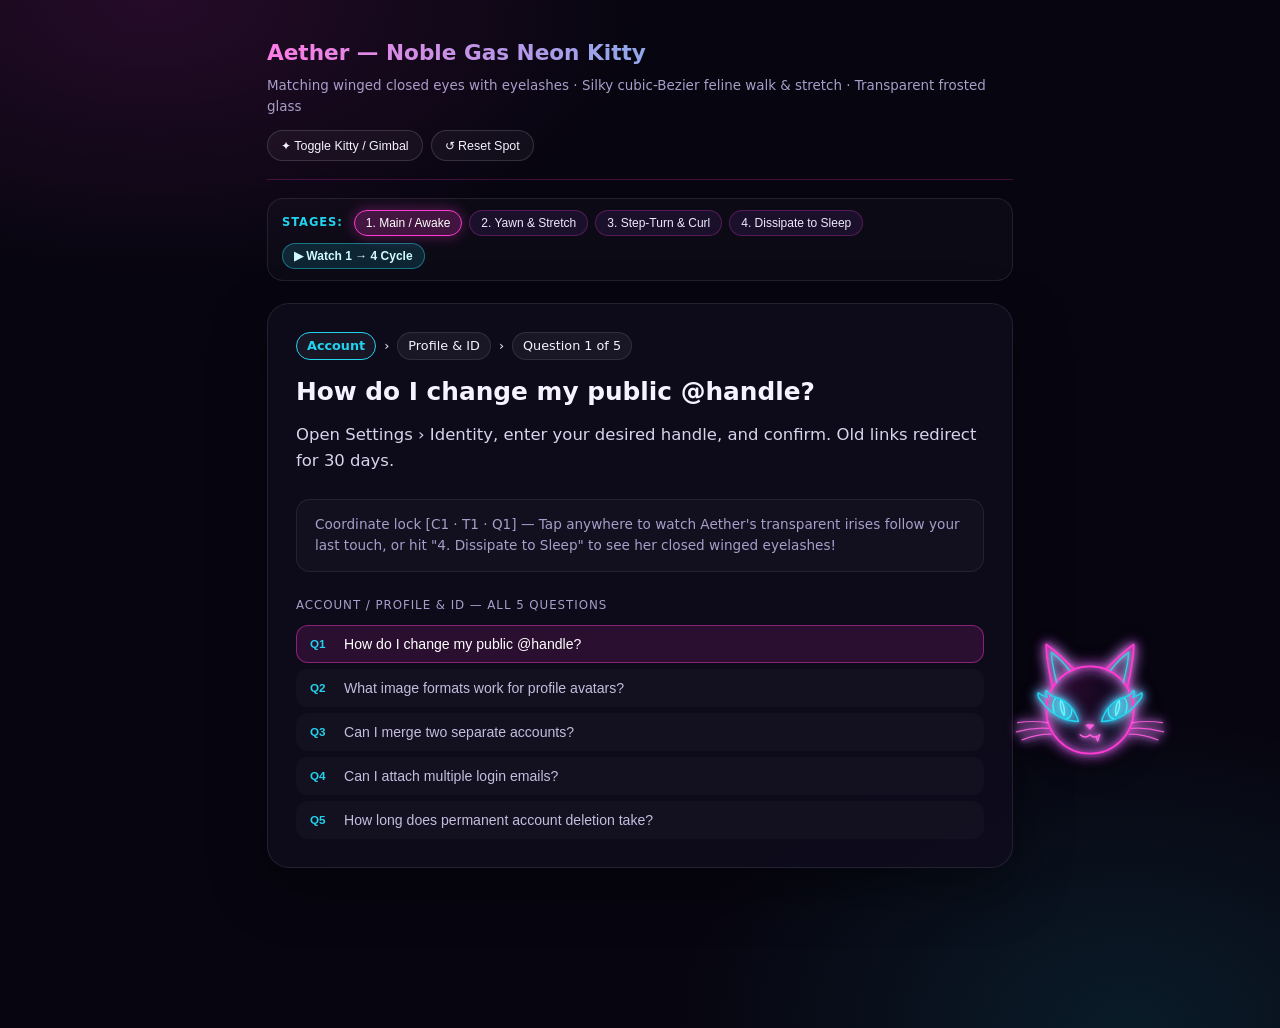
<file: aether-gimbal-v8.html>
<!DOCTYPE html>
<html lang="en">
<head>
  <meta charset="UTF-8" />
  <meta name="viewport" content="width=device-width, initial-scale=1.0" />
  <title>Aether — Noble Gas Neon Kitty Gimbal</title>
  <style>
    :root {
      --page-bg: #070510;
      --card-bg: rgba(16, 12, 30, 0.78);
      --border: rgba(255, 59, 212, 0.22);
      --text: #f5f3ff;
      --muted: #a79ec9;
      --neon-pink: #ff3bd4;
      --neon-cyan: #22d3ee;
      --accent: #ff3bd4;
      --accent-glow: rgba(255, 59, 212, 0.42);
      --spring: cubic-bezier(0.22, 1.2, 0.36, 1);
      --silk: cubic-bezier(0.4, 0, 0.2, 1);
    }

    * { box-sizing: border-box; }

    body {
      margin: 0;
      min-height: 100vh;
      font-family: Inter, ui-sans-serif, system-ui, -apple-system, Segoe UI, Roboto, sans-serif;
      background:
        radial-gradient(820px 460px at 12% 0%, rgba(255, 59, 212, 0.12), transparent 60%),
        radial-gradient(760px 520px at 88% 100%, rgba(34, 211, 238, 0.11), transparent 60%),
        var(--page-bg);
      color: var(--text);
      line-height: 1.6;
      overflow-x: hidden;
    }

    .webpage { max-width: 790px; margin: 0 auto; padding: 36px 22px 160px; }

    .doc-header {
      display: flex; flex-wrap: wrap; justify-content: space-between; align-items: center;
      gap: 12px; padding-bottom: 18px; margin-bottom: 18px; border-bottom: 1px solid var(--border);
    }
    .doc-header h1 {
      margin: 0; font-size: 1.35rem;
      background: linear-gradient(90deg, #ff7ce5, #22d3ee);
      -webkit-background-clip: text; -webkit-text-fill-color: transparent;
    }
    .doc-header p { margin: 4px 0 0; font-size: 0.84rem; color: var(--muted); }
    .header-actions { display: flex; gap: 8px; flex-wrap: wrap; }

    .pill-btn {
      background: rgba(255, 255, 255, 0.04); border: 1px solid rgba(255, 255, 255, 0.14);
      color: var(--text); padding: 7px 13px; border-radius: 999px; font-size: 0.78rem;
      cursor: pointer; transition: all 0.16s ease;
    }
    .pill-btn:hover { border-color: var(--neon-cyan); box-shadow: 0 0 14px rgba(34, 211, 238, 0.3); }
    .pill-btn.pink:hover { border-color: var(--neon-pink); box-shadow: 0 0 14px rgba(255, 59, 212, 0.35); }

    .mood-lab {
      background: rgba(255, 255, 255, 0.025); border: 1px solid rgba(255, 255, 255, 0.09);
      border-radius: 16px; padding: 11px 14px; margin-bottom: 22px;
      display: flex; flex-wrap: wrap; align-items: center; gap: 7px;
    }
    .mood-lab-label {
      font-size: 0.72rem; text-transform: uppercase; letter-spacing: 0.08em;
      color: var(--neon-cyan); margin-right: 4px; font-weight: 700;
    }
    .mood-btn {
      background: rgba(168, 85, 247, 0.10); border: 1px solid rgba(255, 59, 212, 0.25);
      color: #ede9fe; padding: 5px 11px; border-radius: 999px; font-size: 0.75rem;
      cursor: pointer; transition: all 0.16s ease;
    }
    .mood-btn:hover, .mood-btn.active {
      background: rgba(255, 59, 212, 0.22); border-color: var(--neon-pink); color: #fff;
      box-shadow: 0 0 14px rgba(255, 59, 212, 0.35);
    }
    .mood-btn.play-seq {
      background: rgba(34, 211, 238, 0.14); border-color: rgba(34, 211, 238, 0.45);
      color: #cffafe; font-weight: 600;
    }

    .faq-article {
      background: var(--card-bg); border: 1px solid rgba(255, 255, 255, 0.09);
      border-radius: 22px; padding: 28px; box-shadow: 0 20px 55px rgba(0, 0, 0, 0.4);
    }
    .sightline-crumbs { display: flex; flex-wrap: wrap; align-items: center; gap: 8px; font-size: 0.8rem; margin-bottom: 16px; }
    .crumb { padding: 3px 10px; border-radius: 999px; background: rgba(255, 255, 255, 0.05); border: 1px solid rgba(255, 255, 255, 0.1); }
    .crumb.cat { border-color: var(--accent); color: var(--accent); font-weight: 600; }
    .faq-article h2 { margin: 0 0 14px; font-size: 1.55rem; line-height: 1.28; }
    .faq-article .answer { margin: 0 0 24px; font-size: 1.03rem; color: #d8d4eb; }
    .extra-context {
      padding: 14px 18px; border-radius: 14px; background: rgba(255, 255, 255, 0.025);
      border: 1px solid rgba(255, 255, 255, 0.08); font-size: 0.85rem; color: var(--muted); margin-bottom: 24px;
    }
    .sibling-title { font-size: 0.74rem; text-transform: uppercase; letter-spacing: 0.08em; color: var(--muted); margin-bottom: 10px; }
    .sibling-list { display: flex; flex-direction: column; gap: 6px; }
    .sibling-btn {
      text-align: left; background: rgba(255, 255, 255, 0.025); border: 1px solid transparent;
      color: #c4bddf; padding: 10px 13px; border-radius: 12px; font-size: 0.88rem; cursor: pointer;
      display: flex; align-items: center; gap: 10px; transition: background 0.15s ease, border-color 0.15s ease;
    }
    .sibling-btn:hover { background: rgba(255, 255, 255, 0.06); color: #fff; }
    .sibling-btn.active { background: rgba(255, 59, 212, 0.12); border-color: rgba(255, 59, 212, 0.45); color: #fff; font-weight: 500; }
    .sibling-code { font-size: 0.73rem; font-weight: 700; color: var(--neon-cyan); min-width: 24px; }

    /* Magnetic Edge Glow Rails */
    .magnet-rail {
      position: fixed; z-index: 9990; pointer-events: none; opacity: 0; transition: opacity 0.18s ease;
      background: linear-gradient(90deg, var(--neon-pink), var(--neon-cyan));
      box-shadow: 0 0 24px 4px rgba(255, 59, 212, 0.55); border-radius: 999px;
    }
    .magnet-rail.active { opacity: 0.9; }
    .magnet-rail.left   { left: 0; top: 12vh; bottom: 12vh; width: 3px; }
    .magnet-rail.right  { right: 0; top: 12vh; bottom: 12vh; width: 3px; }
    .magnet-rail.top    { top: 0; left: 12vw; right: 12vw; height: 3px; }
    .magnet-rail.bottom { bottom: 0; left: 12vw; right: 12vw; height: 3px; }

    /* Floating Frosted-Glass Gimbal */
    .companion-root {
      position: fixed; z-index: 9999; user-select: none; touch-action: none; border-radius: 50%;
      transition: opacity 0.28s ease, transform 0.38s var(--spring), left 0.28s var(--spring), top 0.28s var(--spring);
      transform-origin: center center;
    }
    .companion-root.is-hidden { opacity: 0; pointer-events: none; transform: scale(0.24) rotate(-30deg); }
    .companion-root.dragging-window { transition: none; }

    .gimbal-glass-bg {
      position: absolute; inset: 3%; border-radius: 50%; pointer-events: none;
      background: radial-gradient(circle at 30% 25%, rgba(255, 59, 212, 0.08), rgba(10, 7, 22, 0.46) 65%, rgba(34, 211, 238, 0.08));
      backdrop-filter: blur(16px) saturate(140%); -webkit-backdrop-filter: blur(16px) saturate(140%);
      box-shadow: 0 18px 42px rgba(0, 0, 0, 0.55), 0 0 26px rgba(255, 59, 212, 0.16), inset 0 0 24px rgba(255, 255, 255, 0.05);
    }
    .gimbal-halo-wrap { position: relative; width: 100%; height: 100%; perspective: 900px; }
    .gimbal-tilt { width: 100%; height: 100%; transition: transform 0.16s ease-out; }
    svg.gimbal-svg { width: 100%; height: 100%; display: block; overflow: visible; }
    .ring-group { transform-origin: 230px 230px; transition: transform 0.56s var(--spring); }
    .upright-label { transition: transform 0.56s var(--spring); pointer-events: none; }
    .wedge { cursor: pointer; transition: fill 0.18s ease, stroke 0.18s ease, filter 0.18s ease; }
    .wedge:hover { filter: brightness(1.3); }
    .wedge.scrub-target { stroke: #facc15 !important; stroke-width: 1.8 !important; filter: brightness(1.35); }
    .label-main { fill: #f3e8ff; font-size: 10.5px; font-weight: 500; text-anchor: middle; dominant-baseline: central; }
    .label-sub { fill: #22d3ee; font-size: 8.5px; font-weight: 700; text-anchor: middle; dominant-baseline: central; }
    .chassis-grab { cursor: grab; transition: stroke 0.2s ease; }
    .chassis-grab:active { cursor: grabbing; }
    .chassis-grab:hover { stroke: var(--neon-pink); }

    .nub-btn {
      position: absolute; width: 26px; height: 26px; border-radius: 50%;
      background: rgba(14, 10, 28, 0.72); backdrop-filter: blur(8px);
      border: 1px solid rgba(255, 59, 212, 0.4); color: var(--text);
      display: grid; place-items: center; font-size: 11px; cursor: pointer; opacity: 0.75;
      transition: opacity 0.18s ease, transform 0.18s ease, border-color 0.18s ease;
    }
    .companion-root:hover .nub-btn { opacity: 1; }
    .nub-btn:hover { border-color: var(--neon-cyan); transform: scale(1.12); }
    .nub-collapse { top: 6%; right: 6%; }
    .nub-resize   { bottom: 6%; right: 6%; cursor: nwse-resize; font-size: 12px; }

    .companion-whisper {
      position: absolute; left: 50%; bottom: -26px; transform: translateX(-50%);
      background: rgba(12, 8, 24, 0.85); backdrop-filter: blur(8px);
      border: 1px solid rgba(255, 59, 212, 0.28); color: var(--muted);
      font-size: 11px; padding: 3px 10px; border-radius: 999px; white-space: nowrap;
      pointer-events: none; opacity: 0; transition: opacity 0.2s ease;
    }
    .companion-root:hover .companion-whisper,
    .companion-root.is-scrubbing .companion-whisper { opacity: 1; }

    /* Aether — Pure Transparent Frosted Kitty */
    .aether-orb {
      position: fixed; z-index: 9999; width: 86px; height: 86px; border-radius: 50%;
      cursor: grab; user-select: none; touch-action: none; overflow: visible;
      transition: transform 0.42s var(--spring), opacity 0.28s ease, left 0.42s var(--spring), top 0.42s var(--spring);
    }
    .aether-orb:active { cursor: grabbing; }
    .aether-orb.dragging-window { transition: none; }
    .aether-orb.is-hidden { opacity: 0; pointer-events: none; transform: scale(1.65); }

    .aether-frosted-lens {
      position: absolute; inset: 0; border-radius: 50%; pointer-events: none;
      background: radial-gradient(circle at 30% 25%, rgba(255, 59, 212, 0.13), rgba(14, 10, 28, 0.36) 60%, rgba(34, 211, 238, 0.11));
      backdrop-filter: blur(15px) saturate(145%); -webkit-backdrop-filter: blur(15px) saturate(145%);
      box-shadow: 0 10px 30px rgba(0, 0, 0, 0.4), 0 0 20px rgba(255, 59, 212, 0.22), 0 0 10px rgba(34, 211, 238, 0.18), inset 0 0 16px rgba(255, 255, 255, 0.08);
      transition: opacity 0.7s var(--silk), transform 0.7s var(--silk);
    }
    .aether-orb[data-stage="stretch"] .aether-frosted-lens,
    .aether-orb[data-stage="turning"] .aether-frosted-lens { opacity: 0.22; transform: scale(1.24); }

    .aether-orb:not(.dragging-window):not(.docked) .aether-stage-wrap {
      animation: aetherFloat 4.4s ease-in-out infinite;
    }
    @keyframes aetherFloat {
      0%, 100% { transform: translate(-50%, -50%) translateY(0px); }
      50%      { transform: translate(-50%, -50%) translateY(-3px); }
    }

    .aether-stage-wrap {
      position: absolute; left: 50%; top: 50%; width: 230px; height: 230px;
      transform: translate(-50%, -50%); pointer-events: none;
    }
    .aether-canvas { position: absolute; inset: 0; width: 230px; height: 230px; pointer-events: none; }
    .aether-svg {
      position: absolute; inset: 0; width: 230px; height: 230px; overflow: visible;
      filter: drop-shadow(0 0 6px rgba(255, 59, 212, 0.48)) drop-shadow(0 0 3px rgba(34, 211, 238, 0.38));
    }

    .aether-orb:not(.is-hidden).dock-right:hover  { transform: translateX(-36px) scale(1.05); }
    .aether-orb:not(.is-hidden).dock-left:hover   { transform: translateX(36px) scale(1.05); }
    .aether-orb:not(.is-hidden).dock-top:hover    { transform: translateY(36px) scale(1.05); }
    .aether-orb:not(.is-hidden).dock-bottom:hover { transform: translateY(-36px) scale(1.05); }

    #headEarsWhiskers { transform-origin: 100px 90px; transition: opacity 0.9s var(--silk), transform 1.0s var(--silk), filter 0.9s var(--silk); }
    #headNose { transition: opacity 0.8s var(--silk) 0s, transform 0.8s var(--silk) 0s; }
    #mouthRest { transform-origin: 100px 121px; transition: opacity 0.25s ease; animation: mouthSubtle 4.2s ease-in-out infinite; }
    #mouthYawn { transform-origin: 100px 122px; opacity: 0; transition: opacity 0.28s ease; }
    @keyframes mouthSubtle { 0%, 100% { transform: scaleY(1); } 50% { transform: scaleY(0.86); } }

    #eyesOpen, #eyesHappy, #eyesClosed { transition: opacity 0.24s ease; }
    #eyesOpen { opacity: 1; } #eyesHappy { opacity: 0; } #eyesClosed { opacity: 0; }
    #eyesOpenBlink { transform-origin: 100px 99px; animation: felineBlink 4.6s infinite; }
    @keyframes felineBlink { 0%, 92%, 100% { transform: scaleY(1); } 95.5% { transform: scaleY(0.05); } }

    #kineticBodyLayer { opacity: 0; transition: opacity 0.45s var(--silk); }
    .aether-orb[data-stage="stretch"] #kineticBodyLayer,
    .aether-orb[data-stage="turning"] #kineticBodyLayer { opacity: 1; }

    .aether-orb[data-stage="stretch"] #eyesOpen,
    .aether-orb[data-stage="turning"] #eyesOpen { opacity: 0; }
    .aether-orb[data-stage="stretch"] #eyesHappy,
    .aether-orb[data-stage="turning"] #eyesHappy { opacity: 1; }
    .aether-orb[data-stage="stretch"] #mouthRest { opacity: 0; }
    .aether-orb[data-stage="stretch"] #mouthYawn { opacity: 1; }

    .aether-orb[data-stage="sleep"] #headEarsWhiskers { opacity: 0; transform: translate(12px, -8px) scale(1.06); filter: blur(2.5px); }
    .aether-orb[data-stage="sleep"] #mouthRest { opacity: 0; transform: translate(8px, -5px); transition: opacity 0.7s var(--silk) 0.15s, transform 0.8s var(--silk) 0.15s; }
    .aether-orb[data-stage="sleep"] #headNose { opacity: 0; transform: translate(7px, -5px); transition-delay: 0.85s; }
    .aether-orb[data-stage="sleep"] #eyesOpen { opacity: 0; }
    .aether-orb[data-stage="sleep"] #eyesClosed { opacity: 1; }

    #peekPaw { opacity: 0; transition: opacity 0.35s ease; }
    .aether-orb.docked #peekPaw { opacity: 0.85; }

    .aether-tip {
      position: absolute; bottom: calc(100% + 10px); left: 50%; transform: translateX(-50%);
      background: rgba(10, 6, 22, 0.92); backdrop-filter: blur(8px);
      border: 1px solid rgba(255, 59, 212, 0.4); color: var(--text);
      font-size: 11px; padding: 4px 10px; border-radius: 999px; white-space: nowrap;
      pointer-events: none; opacity: 0; transition: opacity 0.18s ease;
    }
    .aether-orb.dock-top .aether-tip   { bottom: auto; top: calc(100% + 10px); }
    .aether-orb.dock-right .aether-tip { left: auto; right: 0; transform: none; }
    .aether-orb.dock-left .aether-tip  { left: 0; transform: none; }
    .aether-orb:hover .aether-tip      { opacity: 1; }
  </style>
</head>
<body>

  <main class="webpage">
    <header class="doc-header">
      <div>
        <h1>Aether — Noble Gas Neon Kitty</h1>
        <p>Matching winged closed eyes with eyelashes · Silky cubic-Bezier feline walk &amp; stretch · Transparent frosted glass</p>
      </div>
      <div class="header-actions">
        <button class="pill-btn pink" id="toggleFormBtn">✦ Toggle Kitty / Gimbal</button>
        <button class="pill-btn" id="resetPrefsBtn">↺ Reset Spot</button>
      </div>
    </header>

    <div class="mood-lab">
      <span class="mood-lab-label">Stages:</span>
      <button class="mood-btn" data-stage-btn="awake">1. Main / Awake</button>
      <button class="mood-btn" data-stage-btn="stretch">2. Yawn &amp; Stretch</button>
      <button class="mood-btn" data-stage-btn="turning">3. Step-Turn &amp; Curl</button>
      <button class="mood-btn" data-stage-btn="sleep">4. Dissipate to Sleep</button>
      <button class="mood-btn play-seq" id="playSeqBtn">▶ Watch 1 → 4 Cycle</button>
    </div>

    <article class="faq-article" aria-live="polite">
      <div class="sightline-crumbs" id="sightlineCrumbs"></div>
      <h2 id="questionTitle"></h2>
      <p class="answer" id="answerBody"></p>
      <div class="extra-context" id="extraContext"></div>
      <div class="sibling-title" id="siblingTitle"></div>
      <div class="sibling-list" id="siblingList"></div>
    </article>
  </main>

  <div class="magnet-rail left"   id="railLeft"></div>
  <div class="magnet-rail right"  id="railRight"></div>
  <div class="magnet-rail top"    id="railTop"></div>
  <div class="magnet-rail bottom" id="railBottom"></div>

  <!-- ==================== FLOATING FROSTED-GLASS GIMBAL ==================== -->
  <div class="companion-root" id="companionRoot" aria-label="Floating Gimbal Menu">
    <div class="gimbal-glass-bg"></div>
    <div class="gimbal-halo-wrap">
      <div class="gimbal-tilt" id="gimbalTilt">
        <svg class="gimbal-svg" id="gimbalSvg" viewBox="0 0 460 460">
          <defs>
            <filter id="gimbalNeon" x="-30%" y="-30%" width="160%" height="160%">
              <feGaussianBlur stdDeviation="2.2" result="blur" />
              <feMerge><feMergeNode in="blur" /><feMergeNode in="SourceGraphic" /></feMerge>
            </filter>
            <linearGradient id="sightBeam" x1="0" y1="0" x2="0" y2="1">
              <stop offset="0%" stop-color="#22d3ee" stop-opacity="0.42" />
              <stop offset="100%" stop-color="#ff3bd4" stop-opacity="0" />
            </linearGradient>
          </defs>
          <circle cx="230" cy="230" r="222" fill="none" stroke="rgba(255,59,212,0.45)" stroke-width="1.3" class="chassis-grab" filter="url(#gimbalNeon)" />
          <circle cx="230" cy="230" r="218" fill="none" stroke="rgba(34,211,238,0.18)" stroke-width="0.7" pointer-events="none" />
          <g id="bezelTicks" pointer-events="none"></g>
          <polygon points="216,18 244,18 234,185 226,185" fill="url(#sightBeam)" pointer-events="none" />
          <polygon points="230,22 225,12 235,12" fill="#22d3ee" pointer-events="none" />
          <g class="ring-group" id="ringOuter"></g>
          <g class="ring-group" id="ringMiddle"></g>
          <g class="ring-group" id="ringInner"></g>
          <g id="coreHub" style="cursor:pointer;" filter="url(#gimbalNeon)">
            <circle cx="230" cy="230" r="39" fill="rgba(12,8,24,0.62)" stroke="#ff3bd4" stroke-width="1.3" />
            <text x="230" y="223" class="label-main" style="font-size:9.5px; fill:#22d3ee;">SPIN</text>
            <text x="230" y="237" class="label-sub" id="coreCoord" style="font-size:8.5px; fill:#f5d0fe;">C1·T1·Q1</text>
          </g>
        </svg>
      </div>
      <button class="nub-btn nub-collapse" id="collapseBtn" title="Return to Aether (Right-Click / Pinch-In)">—</button>
      <div class="nub-btn nub-resize" id="resizeNub" title="Drag to resize (or Pinch)">⤢</div>
      <div class="companion-whisper">Drag rim to move · Right-click or pinch to summon Aether</div>
    </div>
  </div>

  <!-- ==================== AETHER — SMOOTH CUBIC-BEZIER NEON KITTY ==================== -->
  <div class="aether-orb is-hidden" id="aetherOrb" data-stage="awake" role="button" tabindex="0" aria-label="Aether the Neon Gimbal Kitty — Click to open menu">
    <div class="aether-frosted-lens"></div>
    <div class="aether-stage-wrap">
      <canvas class="aether-canvas" id="aetherCanvas" width="230" height="230"></canvas>
      <svg class="aether-svg" viewBox="0 0 200 200">
        <defs>
          <filter id="neonTube" x="-50%" y="-50%" width="200%" height="200%">
            <feGaussianBlur stdDeviation="2.1" result="b1" />
            <feGaussianBlur stdDeviation="4.6" result="b2" />
            <feMerge><feMergeNode in="b2" /><feMergeNode in="b1" /><feMergeNode in="SourceGraphic" /></feMerge>
          </filter>
          <mask id="occludeBehindHead" maskUnits="userSpaceOnUse" x="-120" y="-120" width="440" height="440">
            <rect x="-120" y="-120" width="440" height="440" fill="white" />
            <circle id="headMaskHole" cx="100" cy="100" r="37.5" fill="black" />
          </mask>
          <clipPath id="leftEyeClip">
            <path d="M 90 110 C 79 110, 67 104, 60 95 C 56 91, 54 87, 55 85 C 57 87, 60 88, 63 89 C 61 86, 61 84, 62 83 C 64 86, 67 88, 70 89 C 80 92, 87 100, 90 110 Z" />
          </clipPath>
          <clipPath id="rightEyeClip">
            <path d="M 110 110 C 121 110, 133 104, 140 95 C 144 91, 146 87, 145 85 C 143 87, 140 88, 137 89 C 139 86, 139 84, 138 83 C 136 86, 133 88, 130 89 C 120 92, 113 100, 110 110 Z" />
          </clipPath>
        </defs>

        <g filter="url(#neonTube)" stroke-linecap="round" stroke-linejoin="round" fill="none">
          <!-- KINETIC BODY LAYER (100% Organic Cubic Bezier Splines, Masked Behind Head) -->
          <g id="kineticBodyLayer" mask="url(#occludeBehindHead)">
            <path id="pathLegFrontFar"  stroke="#ff3bd4" stroke-width="1.35" opacity="0.78" />
            <path id="pathLegHindFar"   stroke="#ff3bd4" stroke-width="1.35" opacity="0.78" />
            <path id="pathTail"         stroke="#ff3bd4" stroke-width="1.5" />
            <path id="pathTailCyan"     stroke="#22d3ee" stroke-width="1.0" opacity="0.7" />
            <path id="pathSpine"        stroke="#ff3bd4" stroke-width="1.55" />
            <path id="pathChestBelly"   stroke="#ff3bd4" stroke-width="1.5" />
            <path id="pathLegFrontNear" stroke="#ff3bd4" stroke-width="1.55" />
            <path id="pathLegHindNear"  stroke="#ff3bd4" stroke-width="1.55" />
            <g id="breathWisps" stroke="#22d3ee" stroke-width="1.15" opacity="0">
              <line x1="30" y1="104" x2="21" y2="100" />
              <line x1="28" y1="110" x2="18" y2="110" />
              <line x1="30" y1="116" x2="22" y2="120" />
            </g>
          </g>

          <!-- UNIFIED KITTY HEAD RIG (100% Transparent Interior!) -->
          <g id="aetherHead">
            <circle id="headCircle" cx="100" cy="100" r="38" stroke="#ff3bd4" stroke-width="1.6" />

            <g id="headEarsWhiskers">
              <path d="M 67.5 80.5 Q 62 56 62 43 Q 73 51 86 64.5" stroke="#ff3bd4" stroke-width="1.6" />
              <path d="M 132.5 80.5 Q 138 56 138 43 Q 127 51 114 64.5" stroke="#ff3bd4" stroke-width="1.6" />
              <path d="M 71 76 Q 66.5 58 66.5 50 Q 75 56 82 65.5" stroke="#22d3ee" stroke-width="1.15" />
              <path d="M 129 76 Q 133.5 58 133.5 50 Q 125 56 118 65.5" stroke="#22d3ee" stroke-width="1.15" />
              <g stroke="#ff5ee0" stroke-width="1.05" opacity="0.88">
                <path d="M 63 111 Q 50 109 37 111" /><path d="M 64 116 Q 50 115 36 119" /><path d="M 66 121 Q 53 121 41 126" />
                <path d="M 137 111 Q 150 109 163 111" /><path d="M 136 116 Q 150 115 164 119" /><path d="M 134 121 Q 147 121 159 126" />
                <circle cx="63" cy="111" r="0.9" fill="#ff5ee0" stroke="none" />
                <circle cx="137" cy="111" r="0.9" fill="#ff5ee0" stroke="none" />
              </g>
            </g>

            <g id="aetherFaceAnchor">
              <path id="headNose" d="M 96.5 113 Q 100 112.2 103.5 113 L 100 116.8 Z" fill="#ff5ee0" stroke="#ff5ee0" stroke-width="0.6" />

              <g id="mouthRest" stroke="#ff5ee0" stroke-width="1.35">
                <path d="M 91.5 121.5 Q 95.8 125.5 100 121.5 Q 104.2 125.5 108.5 121.5" />
                <path d="M 105.2 123 L 106.7 127 L 108.1 122.3" fill="rgba(255,59,212,0.18)" stroke-width="1.15" />
              </g>

              <g id="mouthYawn">
                <ellipse id="yawnOval" cx="100" cy="123" rx="3.8" ry="4.8" fill="rgba(255,59,212,0.12)" stroke="#ff5ee0" stroke-width="1.35" />
                <path d="M 102.4 119.5 L 103.4 122 L 104.1 120" stroke="#ff5ee0" stroke-width="1" />
              </g>

              <!-- 1. FULLY TRANSPARENT EYES + MOVING TRANSPARENT IRISES/PUPILS -->
              <g id="eyesOpen">
                <g id="eyesOpenBlink">
                  <g clip-path="url(#leftEyeClip)">
                    <g id="irisLeft">
                      <g transform="rotate(-12 76 98)">
                        <path fill="rgba(34, 211, 238, 0.24)" fill-rule="evenodd" stroke="#38f2ff" stroke-width="1.25"
                          d="M 76 87.5 C 82 87.5, 84 93, 84 98 C 84 103, 82 108.5, 76 108.5 C 70 108.5, 68 103, 68 98 C 68 93, 70 87.5, 76 87.5 Z
                             M 76 91 Q 78.8 98 76 105 Q 73.2 98 76 91 Z" />
                        <path d="M 76 91 Q 78.8 98 76 105 Q 73.2 98 76 91 Z" fill="none" stroke="#7cf3ff" stroke-width="0.9" />
                      </g>
                    </g>
                  </g>
                  <path d="M 90 110 C 79 110, 67 104, 60 95 C 56 91, 54 87, 55 85 C 57 87, 60 88, 63 89 C 61 86, 61 84, 62 83 C 64 86, 67 88, 70 89 C 80 92, 87 100, 90 110 Z"
                    fill="none" stroke="#22d3ee" stroke-width="1.35" />

                  <g clip-path="url(#rightEyeClip)">
                    <g id="irisRight">
                      <g transform="rotate(12 124 98)">
                        <path fill="rgba(34, 211, 238, 0.24)" fill-rule="evenodd" stroke="#38f2ff" stroke-width="1.25"
                          d="M 124 87.5 C 130 87.5, 132 93, 132 98 C 132 103, 130 108.5, 124 108.5 C 118 108.5, 116 103, 116 98 C 116 93, 118 87.5, 124 87.5 Z
                             M 124 91 Q 126.8 98 124 105 Q 121.2 98 124 91 Z" />
                        <path d="M 124 91 Q 126.8 98 124 105 Q 121.2 98 124 91 Z" fill="none" stroke="#7cf3ff" stroke-width="0.9" />
                      </g>
                    </g>
                  </g>
                  <path d="M 110 110 C 121 110, 133 104, 140 95 C 144 91, 146 87, 145 85 C 143 87, 140 88, 137 89 C 139 86, 139 84, 138 83 C 136 86, 133 88, 130 89 C 120 92, 113 100, 110 110 Z"
                    fill="none" stroke="#22d3ee" stroke-width="1.35" />
                </g>
              </g>

              <!-- 2. HAPPY / YAWN EYES (Exact open length, slant & winged eyelashes arched up!) -->
              <g id="eyesHappy" stroke="#22d3ee" stroke-width="1.55">
                <path d="M 90 108 C 82 95, 70 90, 60 95 C 56 91, 54 87, 55 85 C 57 87, 60 88, 63 89 C 61 86, 61 84, 62 83" />
                <path d="M 110 108 C 118 95, 130 90, 140 95 C 144 91, 146 87, 145 85 C 143 87, 140 88, 137 89 C 139 86, 139 84, 138 83" />
              </g>

              <!-- 3. CLOSED SLEEPING EYES (Exact open length, slant angle & winged eyelashes!) -->
              <g id="eyesClosed" stroke="#22d3ee" stroke-width="1.55">
                <path d="M 90 110 C 79 110, 67 104, 60 95 C 56 91, 54 87, 55 85 C 57 87, 60 88, 63 89 C 61 86, 61 84, 62 83" />
                <path d="M 110 110 C 121 110, 133 104, 140 95 C 144 91, 146 87, 145 85 C 143 87, 140 88, 137 89 C 139 86, 139 84, 138 83" />
              </g>
            </g>
          </g>

          <g id="peekPaw" fill="none" stroke="#ff3bd4" stroke-width="1.3">
            <ellipse cx="74" cy="136" rx="6" ry="4.5" />
            <circle cx="71.8" cy="135.5" r="0.8" fill="#22d3ee" stroke="none" />
            <circle cx="74"   cy="134.2" r="0.8" fill="#22d3ee" stroke="none" />
            <circle cx="76.2" cy="135.5" r="0.8" fill="#22d3ee" stroke="none" />
          </g>
        </g>
      </svg>
    </div>
    <div class="aether-tip" id="aetherTip">Aether · Account › Profile › Q1</div>
  </div>

  <script>
    // =========================================================================
    // 1. COMPACT 5 × 3 × 5 = 75 FAQ DATASET
    // =========================================================================
    const RAW_FAQ = [
      ["Account", "#22d3ee", [
        ["Profile & ID", [
          ["Handle", "How do I change my public @handle?", "Open Settings › Identity, enter your desired handle, and confirm. Old links redirect for 30 days."],
          ["Avatar", "What image formats work for profile avatars?", "PNG, JPG, WebP, and animated WebP up to 8 MB are supported and auto-cropped to a circle."],
          ["Merge", "Can I merge two separate accounts?", "Yes. Go to Account › Consolidation, verify both emails, and your workspaces combine without downtime."],
          ["Aliases", "Can I attach multiple login emails?", "Link up to 5 verified email aliases to one primary identity so all invites land in one inbox."],
          ["Delete", "How long does permanent account deletion take?", "Deletion starts a 14-day grace window, after which all personal records are cryptographically wiped."]
        ]],
        ["Teams", [
          ["Invite", "How do I invite teammates to a workspace?", "Click Members › Invite, paste emails, and choose a role. Invites expire automatically after 7 days."],
          ["Roles", "What is the difference between Admin and Editor?", "Editors create and publish content; Admins also manage billing, SSO policies, and permissions."],
          ["Guests", "Are external guests billed as full seats?", "Single-folder guests are free. Guests added to two or more projects convert to pro-rated seats."],
          ["Transfer", "How do I transfer workspace ownership?", "Promote any active Admin under Workspace › Ownership and confirm via 2FA."],
          ["Groups", "Can I organize members into permission groups?", "Create groups like @design or @ops to grant or revoke folder access across projects in one click."]
        ]],
        ["Alerts", [
          ["Digest", "How do I switch to a daily summary email?", "Under Notifications › Cadence, toggle 'Batch into Daily Digest' and pick your delivery hour."],
          ["Mute", "Can I mute a single noisy thread?", "Press M inside any thread or tap the bell icon to silence future replies without leaving."],
          ["Slack", "How do I route mentions straight to Slack?", "Connect Slack under Apps, select a target channel, and choose which events trigger pings."],
          ["Quiet", "Do Quiet Hours pause mobile push alerts?", "Yes. Set Quiet Hours in your profile and alerts hold silently until your morning window opens."],
          ["Sound", "Can I customize desktop chime sounds?", "Pick from 4 subtle telemetry chimes—or total silence—in Preferences › Audio Feedback."]
        ]]
      ]],
      ["Billing", "#c084fc", [
        ["Plans", [
          ["Trial", "What happens when my 14-day Pro trial ends?", "You drop smoothly to Free with all files intact—no surprise charges and no card required upfront."],
          ["Annual", "How much do I save on annual billing?", "Annual plans include a flat 20% discount and lock in your seat rate for 12 months."],
          ["Seats", "How are mid-month seat additions billed?", "Added seats are pro-rated down to the day and reconciled on your next regular invoice."],
          ["Downgrade", "Can I downgrade mid-cycle without losing work?", "Yes. Pro features remain active until the paid period closes, and archived items stay readable."],
          ["Nonprofit", "Do students or nonprofits get a discount?", "Verified educational institutions and registered 501(c)(3) nonprofits receive 50% off all tiers."]
        ]],
        ["Invoices", [
          ["PDF", "Where do I download past PDF invoices?", "Visit Billing › History to download itemized PDFs or auto-send bundles to finance."],
          ["VAT / Tax", "How do I add our company VAT or Tax ID?", "Enter your Tax ID in Billing › Business Details; future invoices include compliant tax metadata."],
          ["POs", "Do you accept Purchase Orders and ACH wires?", "Annual contracts over $2,500 support net-30 Purchase Orders, ACH, and international wires."],
          ["CC Email", "Can receipts go to accounting@ instead of me?", "Yes, add a dedicated Billing Contact email so invoices route straight to accounts payable."],
          ["Currency", "Which billing currencies are supported?", "We bill in USD, EUR, GBP, CAD, and AUD based on your organization's primary tax region."]
        ]],
        ["Refunds", [
          ["Window", "What is your standard refund window?", "Monthly plans qualify within 7 days of charge; annual renewals qualify within 30 days."],
          ["Unused", "Do removed seats generate automatic credits?", "Removing a paid seat adds unused time as an automatic credit toward your next invoice."],
          ["Failed", "What happens if a renewal card declines?", "We retry gently over 10 days with reminders before pausing paid features—data is never deleted."],
          ["Cancel", "Is there any fee to cancel early?", "Never. Cancel in two clicks anytime with zero cancellation penalties."],
          ["Dispute", "How do I request a manual billing review?", "Reply to any invoice email or click 'Review Charge' for a human response within 4 business hours."]
        ]]
      ]],
      ["Security", "#34d399", [
        ["2FA & Keys", [
          ["Passkeys", "Do you support hardware Passkeys and YubiKeys?", "Yes! Register up to 10 FIDO2/WebAuthn passkeys, Face ID, Touch ID, or USB hardware keys."],
          ["Backup", "What if I lose my authenticator phone?", "Use one of the 8 recovery codes generated at setup or verify with a secondary hardware key."],
          ["Enforce", "Can Admins require 2FA for everyone?", "Admins can enforce mandatory 2FA across all members with a 48-hour enrollment grace window."],
          ["SMS", "Why aren't SMS codes the default 2FA?", "SIM-swapping makes SMS vulnerable; we prioritize TOTP apps and cryptographic passkeys."],
          ["Trusted", "How long do trusted browser sessions last?", "Trusted devices stay signed in for 30 days unless you click 'Sign Out Everywhere'."]
        ]],
        ["SSO & SAML", [
          ["Providers", "Which SAML 2.0 identity providers work out of the box?", "Okta, Azure Entra ID, Google Workspace, OneLogin, and JumpCloud include one-click templates."],
          ["SCIM", "Does SCIM auto-provision and deprovision users?", "Yes. SCIM 2.0 syncs groups and revokes access within seconds of offboarding in your IdP."],
          ["Domains", "How do I claim and verify our company domain?", "Add a TXT record to DNS; once verified, all corporate logins route through your SSO."],
          ["Fallback", "Can one Owner keep a break-glass login?", "Yes, designate one emergency Owner account with hardware-key bypass if your IdP is down."],
          ["Logs", "Are SSO sign-in events logged?", "Every SAML assertion, IP, and user-agent is captured in your immutable 365-day Audit Log."]
        ]],
        ["Privacy", [
          ["Encrypt", "How is customer data encrypted?", "TLS 1.3 in transit and AES-256-GCM at rest, with optional customer-managed KMS keys."],
          ["AI Train", "Do you train AI models on our private data?", "Never. Workspace data is isolated and never used to train foundation or third-party models."],
          ["SOC 2", "Are you SOC 2 Type II and GDPR compliant?", "Yes—SOC 2 Type II, ISO 27001, and full GDPR/CCPA DPAs are available in our Trust Center."],
          ["Residency", "Can we pin data storage to the EU or US?", "Choose US-East, EU-Frankfurt, or APAC-Tokyo during workspace creation."],
          ["Export", "Can we export all workspace data anytime?", "Admins can trigger a full JSON + attachment archive export anytime with zero lock-in."]
        ]]
      ]],
      ["Shipping", "#fb923c", [
        ["Delivery", [
          ["Speed", "How fast do hardware kits ship?", "In-stock orders placed before 2 PM dispatch the same business day via express tracked courier."],
          ["Track", "Where do I find my live courier tracking link?", "Your dispatch email includes a live map, or view it anytime under Orders › Active Shipments."],
          ["Global", "Which countries do you ship to?", "We deliver DDP (duties prepaid) to 48 countries across North America, Europe, UK, Japan, and Australia."],
          ["Split", "Will multi-item orders arrive in one box?", "Whenever possible, yes—backordered accessories ship separately at no extra cost."],
          ["Address", "Can I change my shipping address after ordering?", "Edit the destination directly from your Order Status page before final packing."]
        ]],
        ["Returns", [
          ["30-Day", "What is your hardware return policy?", "Try any device for 30 days and generate a prepaid return label for a full refund if needed."],
          ["Damaged", "What if a package arrives damaged?", "Snap a photo within 7 days and we'll dispatch a free advance replacement immediately."],
          ["Warranty", "How long is the manufacturer warranty?", "All hardware includes a 2-year warranty covering battery health, sensors, and chassis defects."],
          ["Swap", "Can I exchange colors or sizes instead of refunding?", "Choose 'Instant Swap' in the portal and your new variant ships when your return scans."],
          ["Restock", "Do you charge any restocking fees?", "Zero restocking fees on standard unopened or gently tested 30-day returns."]
        ]],
        ["Customs", [
          ["Duties", "Will I get hit with surprise import duties?", "Never on DDP routes—import VAT and customs clearance are settled transparently at checkout."],
          ["Delay", "What if customs holds a parcel for inspection?", "Our logistics desk monitors holds automatically and supplies invoices directly to the broker."],
          ["Bulk", "Do bulk office orders clear customs differently?", "Orders over 25 units include dedicated freight brokerage and palletized lift-gate delivery."],
          ["Battery", "Are lithium batteries safe for air express?", "Yes, every unit ships under certified UN3481 compliant packaging for international air transit."],
          ["EORI", "Can business buyers supply an EORI number?", "Add your EORI or importer ID in checkout notes to speed up commercial clearance in the EU/UK."]
        ]]
      ]],
      ["Dev API", "#ff3bd4", [
        ["Auth", [
          ["Tokens", "How do I generate a scoped API token?", "Go to Developers › Tokens, choose read/write scopes per resource, and set an expiration."],
          ["OAuth2", "Do you support OAuth 2.0 PKCE flows?", "Yes—mobile and SPA apps can authenticate securely using Authorization Code + PKCE."],
          ["Rotate", "Can I rotate keys with zero downtime?", "Deploy a secondary token, verify traffic, then revoke the legacy key cleanly."],
          ["Limits", "What are the default API rate limits?", "Standard tokens allow 120 requests/minute per workspace with burst tolerance up to 300/min."],
          ["Headers", "How are remaining rate quotas reported?", "Inspect X-RateLimit-Remaining and X-RateLimit-Reset Unix headers on every response."]
        ]],
        ["Webhooks", [
          ["Verify", "How do I verify webhook payload signatures?", "Compute HMAC-SHA256 of the raw body using your signing secret and match X-Hub-Signature."],
          ["Retries", "What happens if my endpoint goes offline?", "Failed deliveries retry with exponential backoff for 24 hours; missed events are replayable."],
          ["Events", "Can I subscribe to specific event types only?", "Yes, filter subscriptions to only the exact events you handle to save bandwidth."],
          ["Test", "How can I test webhooks on localhost?", "Run 'gimbal listen --forward localhost:3000' to tunnel signed live events locally."],
          ["Order", "Are webhook events guaranteed to arrive in order?", "Retries can arrive out of order; use each payload's monotonic event_seq timestamp."]
        ]],
        ["SDKs", [
          ["Install", "Which official SDK languages exist?", "Typed first-party SDKs ship for TypeScript/Node, Python, Go, and Rust."],
          ["Types", "Are TypeScript definitions bundled?", "Yes—full strict TypeScript types and JSDoc comments ship with zero @types packages needed."],
          ["Pages", "How does cursor pagination work?", "Pass next_cursor into the next call, or iterate with the SDK's async auto-paginator."],
          ["Sandbox", "Is there a free sandbox environment?", "Prefix any key with sk_test_ to hit our isolated sandbox with mock fixtures."],
          ["Status", "Where can I monitor API uptime and latency?", "Real-time regional p95 latency and incident logs are live at status.example.dev."]
        ]]
      ]]
    ];

    const FAQ_DATA = RAW_FAQ.map(([name, color, topics]) => ({
      name, color,
      topics: topics.map(([tName, qs]) => ({
        name: tName,
        questions: qs.map(([short, q, a]) => ({ short, q, a }))
      }))
    }));

    // =========================================================================
    // 2. STATE & PERSISTENT MEMORY
    // =========================================================================
    const STORAGE_KEY = "aether_organic_v8";
    const CX = 230, CY = 230, VIEWBOX_SIZE = 460;
    const ORB_SIZE = 86, ORB_HALF = 43, PEEK_VISIBLE = 34;
    const MAGNET_THRESHOLD = 52;

    const RINGS = {
      outer:  { rIn: 152, rOut: 202, gap: 3,   count: 5 },
      middle: { rIn: 100, rOut: 146, gap: 4,   count: 3 },
      inner:  { rIn: 46,  rOut: 94,  gap: 3.5, count: 5 }
    };

    const clamp = (v, min, max) => Math.max(min, Math.min(max, v));
    const lerp  = (a, b, t) => a + (b - a) * t;

    function defaultState() {
      return {
        cat: 0, topic: 0, q: 0,
        rot: { outer: 0, middle: 0, inner: 0 },
        collapsed: true, dockEdge: null,
        size: window.innerWidth < 600 ? 290 : 340,
        cx: Math.max(180, window.innerWidth - 190),
        cy: Math.max(180, window.innerHeight - 190)
      };
    }

    function loadState() {
      const base = defaultState();
      try {
        const raw = localStorage.getItem(STORAGE_KEY);
        if (!raw) return base;
        const saved = JSON.parse(raw);
        if (typeof saved.cat === "number")   base.cat   = clamp(saved.cat, 0, 4);
        if (typeof saved.topic === "number") base.topic = clamp(saved.topic, 0, 2);
        if (typeof saved.q === "number")     base.q     = clamp(saved.q, 0, 4);
        if (typeof saved.size === "number")  base.size  = clamp(saved.size, 210, 480);
        if (typeof saved.cx === "number")    base.cx    = saved.cx;
        if (typeof saved.cy === "number")    base.cy    = saved.cy;
        if (typeof saved.collapsed === "boolean") base.collapsed = saved.collapsed;
        if (["left", "right", "top", "bottom", null].includes(saved.dockEdge)) base.dockEdge = saved.dockEdge;
        base.rot = { outer: -base.cat * 72, middle: -base.topic * 120, inner: -base.q * 72 };
      } catch (_) {}
      return base;
    }

    let state = loadState();

    function saveState() {
      try {
        localStorage.setItem(STORAGE_KEY, JSON.stringify({
          cat: state.cat, topic: state.topic, q: state.q,
          collapsed: state.collapsed, dockEdge: state.dockEdge,
          size: Math.round(state.size), cx: Math.round(state.cx), cy: Math.round(state.cy)
        }));
      } catch (_) {}
    }

    const companionRoot = document.getElementById("companionRoot");
    const aetherOrb     = document.getElementById("aetherOrb");
    const irisLeft      = document.getElementById("irisLeft");
    const irisRight     = document.getElementById("irisRight");
    const gimbalSvg     = document.getElementById("gimbalSvg");
    const gimbalTilt    = document.getElementById("gimbalTilt");

    const rails = {
      left: document.getElementById("railLeft"), right: document.getElementById("railRight"),
      top:  document.getElementById("railTop"),  bottom: document.getElementById("railBottom")
    };
    const highlightRail = (edge) => { for (const [k, el] of Object.entries(rails)) el.classList.toggle("active", k === edge); };

    // =========================================================================
    // 3. HAND-CRAFTED ORGANIC CUBIC-BEZIER KEYFRAME POSES (ZERO STRAIGHT LINES!)
    // =========================================================================
    const aetherCanvas     = document.getElementById("aetherCanvas");
    const ctx              = aetherCanvas.getContext("2d");
    const aetherHead       = document.getElementById("aetherHead");
    const headMaskHole     = document.getElementById("headMaskHole");
    const yawnOval         = document.getElementById("yawnOval");
    const breathWisps      = document.getElementById("breathWisps");
    const pathLegFrontFar  = document.getElementById("pathLegFrontFar");
    const pathLegHindFar   = document.getElementById("pathLegHindFar");
    const pathTail         = document.getElementById("pathTail");
    const pathTailCyan     = document.getElementById("pathTailCyan");
    const pathSpine        = document.getElementById("pathSpine");
    const pathChestBelly   = document.getElementById("pathChestBelly");
    const pathLegFrontNear = document.getElementById("pathLegFrontNear");
    const pathLegHindNear  = document.getElementById("pathLegHindNear");

    // Helper: interpolates arrays of cubic Bezier path numbers cleanly and formats "M ... C ... C ..."
    function lerpBezierPath(a, b, t) {
      const n = a.map((v, i) => lerp(v, b[i], t));
      let d = `M ${n[0].toFixed(1)} ${n[1].toFixed(1)}`;
      for (let i = 2; i < n.length; i += 6) {
        d += ` C ${n[i].toFixed(1)} ${n[i+1].toFixed(1)}, ${n[i+2].toFixed(1)} ${n[i+3].toFixed(1)}, ${n[i+4].toFixed(1)} ${n[i+5].toFixed(1)}`;
      }
      return d;
    }

    // --- STRETCH POSES (Lush curved feline bow-stretch, arm behind transparent head!) ---
    const STRETCH_A = {
      head: [-22, 6, 0.66, -4],
      spine: [88,88, 108,82, 128,74, 146,84, 152,88, 155,95, 152,104],
      belly: [76,120, 88,128, 104,124, 118,112, 124,107, 128,108, 130,114],
      legFN: [84,116, 74,129, 54,132, 36,132, 30,132, 30,137, 37,137, 56,137, 74,135, 92,124],
      legFF: [76,116, 66,126, 52,128, 42,128, 37,128, 37,132, 43,132, 56,132, 68,130, 82,122],
      legHN: [130,114, 126,124, 126,131, 124,136, 120,138, 122,141, 129,140, 134,134, 136,122, 140,108],
      legHF: [152,104, 155,116, 152,126, 148,134, 144,136, 145,139, 152,138, 156,130, 158,116, 152,100],
      tail:  [146,84, 162,64, 158,38, 142,32, 133,29, 127,36, 133,42],
      tailC: [148,80, 160,62, 155,41, 142,35]
    };

    const STRETCH_B = {
      head: [-27, 12, 0.66, -14],
      spine: [84,92, 108,94, 130,70, 148,80, 155,85, 157,94, 154,104],
      belly: [70,126, 86,135, 106,126, 120,110, 126,105, 130,107, 132,114],
      legFN: [80,120, 68,133, 46,135, 25,135, 19,135, 19,140, 27,140, 50,139, 72,136, 90,126],
      legFF: [72,120, 60,130, 44,131, 32,131, 27,131, 27,135, 34,135, 48,135, 64,132, 80,124],
      legHN: [132,114, 128,125, 128,132, 126,137, 122,139, 124,142, 131,141, 136,134, 138,120, 142,106],
      legHF: [154,104, 157,116, 154,127, 150,135, 146,137, 147,140, 154,139, 158,130, 160,114, 154,98],
      tail:  [148,80, 166,58, 160,30, 144,26, 135,24, 129,31, 136,37],
      tailC: [150,76, 163,56, 157,34, 144,29]
    };

    // --- WALK & CURL POSES (Modeled directly on the attached black-cat GIF silhouette!) ---
    // Pose 1: Near front paw lifted & softly curled at the wrist (just like the GIF!), far front planted
    const WALK_A = {
      head: [-28, -2, 0.62, -2],
      spine: [84,88, 96,94, 114,93, 132,93, 144,93, 150,97, 152,105],
      belly: [74,114, 74,123, 78,127, 84,127, 98,129, 116,128, 128,122],
      // Near front leg: lifted & curled softly at wrist like the black cat GIF!
      legFN: [84,124, 80,131, 77,136, 78,141, 79,144, 84,144, 86,140, 88,135, 91,130, 93,124],
      // Far front leg: softly planted
      legFF: [86,125, 85,134, 83,142, 79,146, 75,148, 80,150, 87,148, 90,141, 92,133, 95,125],
      // Near hind leg: plush rounded thigh & hock curve, stepping forward
      legHN: [128,122, 126,131, 128,139, 124,146, 120,148, 125,150, 132,148, 136,139, 142,132, 148,122],
      // Far hind leg: plush haunch stepping back
      legHF: [152,105, 156,118, 150,129, 146,136, 142,142, 142,148, 148,148, 154,145, 158,128, 154,108],
      // Tall curved tail from the black cat GIF
      tail:  [150,98, 168,94, 176,72, 170,54, 165,40, 152,38, 144,46],
      tailC: [152,94, 166,88, 172,70, 167,54]
    };

    // Pose 2: Opposite walk beat — near front leg softly planted, far front paw lifted & curled!
    const WALK_B = {
      head: [-26, 0, 0.62, 2],
      spine: [86,90, 98,95, 115,94, 132,94, 144,94, 150,98, 152,106],
      belly: [76,116, 76,124, 80,128, 86,128, 100,130, 116,128, 128,123],
      // Near front leg: softly planted
      legFN: [84,125, 83,134, 81,142, 77,146, 73,148, 78,150, 85,148, 89,141, 91,133, 94,125],
      // Far front leg: lifted & softly curled at wrist
      legFF: [88,124, 84,131, 81,136, 82,141, 83,144, 88,144, 90,140, 92,135, 94,130, 96,124],
      // Near hind leg: stepping gently back
      legHN: [128,123, 130,132, 134,139, 132,146, 128,148, 133,150, 139,148, 142,139, 148,131, 150,118],
      // Far hind leg: stepping gently forward
      legHF: [152,106, 154,119, 146,129, 138,136, 134,142, 134,148, 140,148, 146,144, 152,126, 152,106],
      tail:  [150,99, 166,95, 173,73, 166,55, 161,42, 148,40, 141,49],
      tailC: [152,95, 164,89, 169,71, 164,55]
    };

    // Pose 3: Smoothly folded legs & curled down to lie back down (GIF 2 & 4 inspired!)
    const CURL_DOWN = {
      head: [-20, 18, 0.65, 8],
      spine: [90,104, 104,102, 124,102, 138,108, 148,113, 154,122, 152,134],
      belly: [78,134, 82,142, 92,144, 104,144, 118,144, 132,144, 142,142],
      // Softly tucked curved front paw
      legFN: [84,132, 76,136, 70,140, 72,144, 74,147, 82,147, 88,145, 94,143, 96,138, 96,134],
      legFF: [88,134, 82,138, 78,141, 80,144, 82,146, 88,146, 92,144, 96,142, 98,138, 98,134],
      // Cozy folded haunch resting on ground
      legHN: [122,134, 116,138, 114,143, 118,146, 122,148, 132,148, 138,145, 144,141, 148,134, 146,124],
      legHF: [148,124, 152,132, 150,140, 144,144, 140,146, 144,148, 149,146, 153,142, 155,133, 152,126],
      // Tail wraps gracefully forward around her cozy side
      tail:  [152,134, 158,144, 148,151, 132,150, 118,149, 108,148, 100,145],
      tailC: [150,136, 153,144, 144,149, 130,148]
    };

    const gasParticles = [];
    function spawnGasBurst(kind) {
      const count = kind === "dissipate" ? 38 : kind === "nose" ? 12 : 24;
      for (let i = 0; i < count; i++) {
        const color = Math.random() < 0.42 ? "34, 211, 238" : "255, 59, 212";
        let x = 115, y = 115, vx = 0, vy = 0;
        if (kind === "nose") {
          x = 115 + (Math.random() - 0.5) * 6; y = 130 + (Math.random() - 0.5) * 4;
          vx = 0.35 + Math.random() * 0.55; vy = -0.25 - Math.random() * 0.45;
        } else if (kind === "dissipate") {
          const a = Math.random() * Math.PI * 2, r = 28 + Math.random() * 38;
          x = 115 + Math.cos(a) * r; y = 115 + Math.sin(a) * r;
          vx = 0.34 + Math.random() * 0.78; vy = -0.22 - Math.random() * 0.65;
        } else {
          const a = Math.random() * Math.PI * 2, r = 64 + Math.random() * 24;
          x = 115 + Math.cos(a) * r; y = 115 + Math.sin(a) * r;
          vx = -Math.cos(a) * (0.65 + Math.random() * 0.5); vy = -Math.sin(a) * (0.65 + Math.random() * 0.5);
        }
        gasParticles.push({
          x, y, vx, vy, r: (kind === "dissipate" ? 1.6 : 1.3) + Math.random() * 2.2,
          alpha: 0.85, decay: 0.011 + Math.random() * 0.011, wobble: Math.random() * Math.PI * 2, color
        });
      }
    }

    const gazeTarget = { x: 0, y: 0 };
    const gazeCurrent = { x: 0, y: 0 };
    let lastGazeInputAt = performance.now();

    function aimGazeAt(clientX, clientY) {
      lastGazeInputAt = performance.now();
      const rect = aetherOrb.getBoundingClientRect();
      const orbCx = rect.left + rect.width / 2, orbCy = rect.top + rect.height / 2;
      const dx = clientX - orbCx, dy = clientY - orbCy, dist = Math.hypot(dx, dy);
      if (dist < 4) { gazeTarget.x = 0; gazeTarget.y = 0; }
      else {
        const s = Math.min(1, dist / 220);
        gazeTarget.x = (dx / dist) * 7.8 * s;
        gazeTarget.y = (dy / dist) * 5.5 * s;
      }
    }

    const headAnim = { x: 0, y: 0, scale: 1, rot: 0 };
    let stageEnteredAt = performance.now();

    function applyBodyBlend(poseA, poseB, t) {
      pathSpine.setAttribute("d",        lerpBezierPath(poseA.spine, poseB.spine, t));
      pathChestBelly.setAttribute("d",   lerpBezierPath(poseA.belly, poseB.belly, t));
      pathLegFrontNear.setAttribute("d", lerpBezierPath(poseA.legFN, poseB.legFN, t));
      pathLegFrontFar.setAttribute("d",  lerpBezierPath(poseA.legFF, poseB.legFF, t));
      pathLegHindNear.setAttribute("d",  lerpBezierPath(poseA.legHN, poseB.legHN, t));
      pathLegHindFar.setAttribute("d",   lerpBezierPath(poseA.legHF, poseB.legHF, t));
      pathTail.setAttribute("d",         lerpBezierPath(poseA.tail,  poseB.tail,  t));
      pathTailCyan.setAttribute("d",     lerpBezierPath(poseA.tailC, poseB.tailC, t));
      return {
        tx: lerp(poseA.head[0], poseB.head[0], t),
        ty: lerp(poseA.head[1], poseB.head[1], t),
        ts: lerp(poseA.head[2], poseB.head[2], t),
        tr: lerp(poseA.head[3], poseB.head[3], t)
      };
    }

    function renderKineticFrame(now) {
      ctx.clearRect(0, 0, 230, 230);
      const stage = aetherOrb.getAttribute("data-stage");

      if (state.collapsed && stage === "sleep" && Math.random() < 0.12) {
        const angle = -0.7 + Math.random() * 1.4;
        gasParticles.push({
          x: 115 + Math.cos(angle) * 42, y: 115 + Math.sin(angle) * 42,
          vx: 0.28 + Math.random() * 0.35, vy: -0.18 - Math.random() * 0.25,
          r: 1.4 + Math.random() * 1.6, alpha: 0.55, decay: 0.008,
          wobble: Math.random() * Math.PI * 2, color: Math.random() < 0.5 ? "34, 211, 238" : "255, 59, 212"
        });
      }

      for (let i = gasParticles.length - 1; i >= 0; i--) {
        const p = gasParticles[i];
        p.wobble += 0.08;
        p.x += p.vx + Math.sin(p.wobble) * 0.16;
        p.y += p.vy + Math.cos(p.wobble * 0.8) * 0.12;
        p.alpha -= p.decay;
        if (p.alpha <= 0) { gasParticles.splice(i, 1); continue; }
        const grad = ctx.createRadialGradient(p.x, p.y, 0, p.x, p.y, p.r * 3.2);
        grad.addColorStop(0, `rgba(${p.color}, ${p.alpha.toFixed(2)})`);
        grad.addColorStop(0.5, `rgba(${p.color}, ${(p.alpha * 0.35).toFixed(2)})`);
        grad.addColorStop(1, `rgba(${p.color}, 0)`);
        ctx.fillStyle = grad;
        ctx.beginPath(); ctx.arc(p.x, p.y, p.r * 3.2, 0, Math.PI * 2); ctx.fill();
      }

      if (now - lastGazeInputAt > 7000 && stage === "awake") {
        gazeTarget.x = lerp(gazeTarget.x, 0, 0.015);
        gazeTarget.y = lerp(gazeTarget.y, 0, 0.015);
      }
      gazeCurrent.x = lerp(gazeCurrent.x, gazeTarget.x, 0.18);
      gazeCurrent.y = lerp(gazeCurrent.y, gazeTarget.y, 0.18);
      const irisTx = `translate(${gazeCurrent.x.toFixed(2)} ${gazeCurrent.y.toFixed(2)})`;
      irisLeft.setAttribute("transform", irisTx);
      irisRight.setAttribute("transform", irisTx);

      const elapsed = (now - stageEnteredAt) / 1000;
      let targetHead = { tx: 0, ty: 0, ts: 1, tr: 0 };

      if (stage === "stretch") {
        const loop = (elapsed % 3.8) / 3.8;
        const reach = 0.5 - 0.5 * Math.cos(loop * Math.PI * 2);
        const yawnAmt = clamp(Math.sin(clamp((loop - 0.2) / 0.58, 0, 1) * Math.PI), 0, 1);
        targetHead = applyBodyBlend(STRETCH_A, STRETCH_B, reach);
        yawnOval.setAttribute("rx", (2.6 + 1.8 * yawnAmt).toFixed(2));
        yawnOval.setAttribute("ry", (1.6 + 3.8 * yawnAmt).toFixed(2));
        breathWisps.setAttribute("opacity", (yawnAmt * 0.9).toFixed(2));
      } else if (stage === "turning") {
        breathWisps.setAttribute("opacity", "0");
        const cycle = (elapsed % 4.6) / 4.6;
        if (cycle < 0.62) {
          // Smooth walk cycle between organic black-cat poses!
          const walkBlend = 0.5 - 0.5 * Math.cos((cycle / 0.62) * Math.PI * 4);
          targetHead = applyBodyBlend(WALK_A, WALK_B, walkBlend);
        } else {
          // Smoothly curl & lie down from the current walk pose
          const lieT = clamp((cycle - 0.62) / 0.3, 0, 1);
          const lieEase = lieT * lieT * (3 - 2 * lieT);
          targetHead = applyBodyBlend(WALK_A, CURL_DOWN, lieEase);
        }
      } else {
        breathWisps.setAttribute("opacity", "0");
      }

      headAnim.x     = lerp(headAnim.x, targetHead.tx, 0.14);
      headAnim.y     = lerp(headAnim.y, targetHead.ty, 0.14);
      headAnim.scale = lerp(headAnim.scale, targetHead.ts, 0.14);
      headAnim.rot   = lerp(headAnim.rot, targetHead.tr, 0.14);

      const cx = 100 + headAnim.x, cy = 100 + headAnim.y;
      aetherHead.setAttribute("transform",
        `translate(${cx.toFixed(2)} ${cy.toFixed(2)}) rotate(${headAnim.rot.toFixed(2)}) scale(${headAnim.scale.toFixed(4)}) translate(-100 -100)`
      );
      headMaskHole.setAttribute("cx", cx.toFixed(2));
      headMaskHole.setAttribute("cy", cy.toFixed(2));
      headMaskHole.setAttribute("r", (37.6 * headAnim.scale).toFixed(2));

      requestAnimationFrame(renderKineticFrame);
    }
    requestAnimationFrame(renderKineticFrame);

    // =========================================================================
    // 4. AETHER CHOREOGRAPHY TRIGGERS
    // =========================================================================
    let stageTimers = [];
    let lastInteractionTime = Date.now();
    let autoSequenceLock = false;

    function clearStageTimers() { stageTimers.forEach(t => clearTimeout(t)); stageTimers = []; }

    function setAetherStage(stageName) {
      const prev = aetherOrb.getAttribute("data-stage");
      if (prev !== stageName) stageEnteredAt = performance.now();
      aetherOrb.setAttribute("data-stage", stageName);
      document.querySelectorAll("[data-stage-btn]").forEach(btn => {
        btn.classList.toggle("active", btn.dataset.stageBtn === stageName);
      });
      if (stageName === "sleep" && prev !== "sleep") {
        spawnGasBurst("dissipate");
        stageTimers.push(setTimeout(() => {
          if (aetherOrb.getAttribute("data-stage") === "sleep") spawnGasBurst("nose");
        }, 850));
      } else if (stageName === "awake" && prev !== "awake") {
        spawnGasBurst("condense");
      }
    }

    function playFullCycle() {
      clearStageTimers();
      autoSequenceLock = true;
      if (!state.collapsed) setCollapsed(true);
      setAetherStage("awake");
      stageTimers.push(setTimeout(() => setAetherStage("stretch"), 1400));
      stageTimers.push(setTimeout(() => setAetherStage("turning"), 5300));
      stageTimers.push(setTimeout(() => { setAetherStage("sleep"); autoSequenceLock = false; }, 9900));
    }

    setInterval(() => {
      if (!state.collapsed || mode || autoSequenceLock) return;
      const idleSec = (Date.now() - lastInteractionTime) / 1000;
      if (idleSec > 16 && aetherOrb.getAttribute("data-stage") === "awake") {
        autoSequenceLock = true;
        setAetherStage("stretch");
        stageTimers.push(setTimeout(() => { if (state.collapsed && !mode) setAetherStage("turning"); }, 3900));
        stageTimers.push(setTimeout(() => { if (state.collapsed && !mode) setAetherStage("sleep"); autoSequenceLock = false; }, 8500));
      }
    }, 3000);

    document.querySelectorAll("[data-stage-btn]").forEach(btn => {
      btn.addEventListener("click", () => {
        clearStageTimers(); autoSequenceLock = false; lastInteractionTime = Date.now();
        if (!state.collapsed) setCollapsed(true);
        setAetherStage(btn.dataset.stageBtn);
      });
    });

    document.getElementById("playSeqBtn").addEventListener("click", () => {
      lastInteractionTime = Date.now(); playFullCycle();
    });

    function applyCompanionGeometry() {
      const margin = 12;
      if (!state.collapsed) {
        const half = state.size / 2;
        const clampedCx = clamp(state.cx, half + margin, window.innerWidth - half - margin);
        const clampedCy = clamp(state.cy, half + margin, window.innerHeight - half - margin);
        companionRoot.style.width = `${state.size}px`; companionRoot.style.height = `${state.size}px`;
        companionRoot.style.left = `${clampedCx - half}px`; companionRoot.style.top = `${clampedCy - half}px`;
      } else {
        aetherOrb.classList.remove("docked", "dock-left", "dock-right", "dock-top", "dock-bottom");
        if (state.dockEdge) {
          aetherOrb.classList.add("docked", `dock-${state.dockEdge}`);
          const tucked = ORB_SIZE - PEEK_VISIBLE;
          if (state.dockEdge === "left") {
            state.cy = clamp(state.cy, ORB_HALF + margin, window.innerHeight - ORB_HALF - margin);
            aetherOrb.style.left = `${-tucked}px`; aetherOrb.style.top = `${state.cy - ORB_HALF}px`;
          } else if (state.dockEdge === "right") {
            state.cy = clamp(state.cy, ORB_HALF + margin, window.innerHeight - ORB_HALF - margin);
            aetherOrb.style.left = `${window.innerWidth - PEEK_VISIBLE}px`; aetherOrb.style.top = `${state.cy - ORB_HALF}px`;
          } else if (state.dockEdge === "top") {
            state.cx = clamp(state.cx, ORB_HALF + margin, window.innerWidth - ORB_HALF - margin);
            aetherOrb.style.left = `${state.cx - ORB_HALF}px`; aetherOrb.style.top = `${-tucked}px`;
          } else if (state.dockEdge === "bottom") {
            state.cx = clamp(state.cx, ORB_HALF + margin, window.innerWidth - ORB_HALF - margin);
            aetherOrb.style.left = `${state.cx - ORB_HALF}px`; aetherOrb.style.top = `${window.innerHeight - PEEK_VISIBLE}px`;
          }
        } else {
          state.cx = clamp(state.cx, ORB_HALF + margin, window.innerWidth - ORB_HALF - margin);
          state.cy = clamp(state.cy, ORB_HALF + margin, window.innerHeight - ORB_HALF - margin);
          aetherOrb.style.left = `${state.cx - ORB_HALF}px`; aetherOrb.style.top = `${state.cy - ORB_HALF}px`;
        }
      }
    }

    function setCollapsed(shouldCollapse) {
      clearStageTimers(); autoSequenceLock = false; lastInteractionTime = Date.now();
      state.collapsed = shouldCollapse;
      if (shouldCollapse) {
        companionRoot.classList.add("is-hidden"); aetherOrb.classList.remove("is-hidden");
        setAetherStage("awake"); spawnGasBurst("condense");
      } else {
        aetherOrb.classList.add("is-hidden"); companionRoot.classList.remove("is-hidden");
      }
      applyCompanionGeometry(); saveState();
    }

    // =========================================================================
    // 5. SVG GIMBAL GEOMETRY & RENDERING
    // =========================================================================
    function shortestAngle(current, targetIdx, count) {
      const step = 360 / count, targetMod = -targetIdx * step;
      return current + (((targetMod - current) % 360 + 540) % 360 - 180);
    }

    function polarToXY(cx, cy, r, degFromTop) {
      const rad = (degFromTop - 90) * Math.PI / 180;
      return { x: cx + r * Math.cos(rad), y: cy + r * Math.sin(rad) };
    }

    function describeWedge(cx, cy, rIn, rOut, startDeg, endDeg) {
      const p1 = polarToXY(cx, cy, rOut, startDeg), p2 = polarToXY(cx, cy, rOut, endDeg);
      const p3 = polarToXY(cx, cy, rIn, endDeg),   p4 = polarToXY(cx, cy, rIn, startDeg);
      const largeArc = (endDeg - startDeg) > 180 ? 1 : 0;
      return `M ${p1.x.toFixed(2)} ${p1.y.toFixed(2)} A ${rOut} ${rOut} 0 ${largeArc} 1 ${p2.x.toFixed(2)} ${p2.y.toFixed(2)} L ${p3.x.toFixed(2)} ${p3.y.toFixed(2)} A ${rIn} ${rIn} 0 ${largeArc} 0 ${p4.x.toFixed(2)} ${p4.y.toFixed(2)} Z`;
    }

    function svgEl(tag, attrs = {}) {
      const el = document.createElementNS("http://www.w3.org/2000/svg", tag);
      for (const [k, v] of Object.entries(attrs)) el.setAttribute(k, v);
      return el;
    }

    const bezelTicks = document.getElementById("bezelTicks");
    for (let d = 0; d < 360; d += 6) {
      const major = d % 30 === 0;
      const p1 = polarToXY(CX, CY, major ? 206 : 209, d), p2 = polarToXY(CX, CY, 214, d);
      bezelTicks.appendChild(svgEl("line", {
        x1: p1.x, y1: p1.y, x2: p2.x, y2: p2.y,
        stroke: major ? "rgba(255,59,212,0.45)" : "rgba(34,211,238,0.16)",
        "stroke-width": major ? 1.1 : 0.7
      }));
    }

    const ringOuterEl = document.getElementById("ringOuter");
    const ringMiddleEl = document.getElementById("ringMiddle");
    const ringInnerEl = document.getElementById("ringInner");

    function renderRing(container, ringKey, items, activeIdx, previewIdx, ringRot, fillBase, accentColor) {
      const { rIn, rOut, gap, count } = RINGS[ringKey];
      const step = 360 / count;
      container.innerHTML = "";
      container.style.transform = `rotate(${ringRot}deg)`;

      items.forEach((item, idx) => {
        const midDeg = idx * step, startDeg = midDeg - step / 2 + gap / 2, endDeg = midDeg + step / 2 - gap / 2;
        const isSelected = idx === activeIdx, isScrub = idx === previewIdx;
        container.appendChild(svgEl("path", {
          d: describeWedge(CX, CY, rIn, rOut, startDeg, endDeg),
          class: `wedge ${isSelected ? "active" : ""} ${isScrub ? "scrub-target" : ""}`,
          fill: isSelected ? `${accentColor}26` : fillBase,
          stroke: isSelected ? accentColor : "rgba(255,255,255,0.12)",
          "stroke-width": isSelected ? 1.4 : 0.8
        }));

        const labelPos = polarToXY(CX, CY, (rIn + rOut) / 2, midDeg);
        const labelGroup = svgEl("g", {
          class: "upright-label",
          style: `transform: rotate(${-ringRot}deg); transform-origin: ${labelPos.x}px ${labelPos.y}px;`
        });

        if (ringKey === "inner") {
          const t1 = svgEl("text", { x: labelPos.x, y: labelPos.y - 5, class: "label-sub", style: `fill:${accentColor};` });
          t1.textContent = `Q${idx + 1}`;
          const t2 = svgEl("text", { x: labelPos.x, y: labelPos.y + 6, class: "label-main", style: "font-size:9.2px;" });
          t2.textContent = item.short;
          labelGroup.append(t1, t2);
        } else {
          const t = svgEl("text", { x: labelPos.x, y: labelPos.y, class: "label-main" });
          t.textContent = item.name;
          labelGroup.appendChild(t);
        }
        container.appendChild(labelGroup);
      });
    }

    function updateUI(preview = null) {
      const viewCat = preview ? preview.cat : state.cat;
      const viewTopic = preview ? preview.topic : state.topic;
      const viewQ = preview ? preview.q : state.q;
      const catObj = FAQ_DATA[viewCat], topicObj = catObj.topics[viewTopic], qObj = topicObj.questions[viewQ];

      document.documentElement.style.setProperty("--accent", catObj.color);
      document.documentElement.style.setProperty("--accent-glow", `${catObj.color}66`);

      renderRing(ringOuterEl,  "outer",  FAQ_DATA,           state.cat,   preview ? preview.cat   : -1, state.rot.outer,  "rgba(23,15,46,0.34)", catObj.color);
      renderRing(ringMiddleEl, "middle", catObj.topics,      state.topic, preview ? preview.topic : -1, state.rot.middle, "rgba(18,12,38,0.34)", catObj.color);
      renderRing(ringInnerEl,  "inner",  topicObj.questions, state.q,     preview ? preview.q     : -1, state.rot.inner,  "rgba(13,8,28,0.38)",  catObj.color);

      document.getElementById("coreCoord").textContent = `C${viewCat + 1}·T${viewTopic + 1}·Q${viewQ + 1}`;
      document.getElementById("aetherTip").textContent = `Aether · ${catObj.name} › ${topicObj.name} › Q${viewQ + 1}`;
      document.getElementById("sightlineCrumbs").innerHTML = `
        <span class="crumb cat">${catObj.name}</span><span>›</span>
        <span class="crumb">${topicObj.name}</span><span>›</span>
        <span class="crumb">Question ${viewQ + 1} of 5</span>`;
      document.getElementById("questionTitle").textContent = qObj.q;
      document.getElementById("answerBody").textContent = qObj.a;
      document.getElementById("extraContext").textContent =
        `Coordinate lock [C${viewCat + 1} · T${viewTopic + 1} · Q${viewQ + 1}] — Tap anywhere to watch Aether's transparent irises follow your last touch, or hit "4. Dissipate to Sleep" to see her closed winged eyelashes!`;

      document.getElementById("siblingTitle").textContent = `${catObj.name} / ${topicObj.name} — All 5 Questions`;
      const siblingList = document.getElementById("siblingList");
      siblingList.innerHTML = "";
      topicObj.questions.forEach((item, idx) => {
        const btn = document.createElement("button");
        btn.className = `sibling-btn ${idx === viewQ ? "active" : ""}`;
        btn.innerHTML = `<span class="sibling-code">Q${idx + 1}</span><span>${item.q}</span>`;
        btn.onclick = () => commitSelection(viewCat, viewTopic, idx);
        siblingList.appendChild(btn);
      });
    }

    function commitSelection(catIdx, topicIdx, qIdx) {
      state.cat = catIdx; state.topic = topicIdx; state.q = qIdx;
      state.rot.outer  = shortestAngle(state.rot.outer,  catIdx,   5);
      state.rot.middle = shortestAngle(state.rot.middle, topicIdx, 3);
      state.rot.inner  = shortestAngle(state.rot.inner,  qIdx,     5);
      updateUI(); saveState();
    }

    // =========================================================================
    // 6. INTERACTIONS: SCRUB, MOVE, RESIZE, PINCH, FLICK-DOCK, GAZE
    // =========================================================================
    const activePointers = new Map();
    let pinchState = null, mode = null, dragCtx = {};

    function pointerToPolar(clientX, clientY) {
      const rect = gimbalSvg.getBoundingClientRect(), scale = VIEWBOX_SIZE / rect.width;
      const x = (clientX - rect.left) * scale - CX, y = (clientY - rect.top) * scale - CY;
      return { r: Math.hypot(x, y), deg: ((Math.atan2(y, x) * 180 / Math.PI) + 90 + 360) % 360 };
    }

    function hitTestRing(r, deg) {
      let ringKey = null;
      if (r >= 150 && r <= 204) ringKey = "outer";
      else if (r >= 98 && r < 150) ringKey = "middle";
      else if (r >= 44 && r < 98) ringKey = "inner";
      if (!ringKey) return null;
      const { count } = RINGS[ringKey], step = 360 / count;
      const localDeg = ((deg - state.rot[ringKey]) % 360 + 360) % 360;
      return { ringKey, idx: Math.round(localDeg / step) % count };
    }

    function startPinchIfTwoPointers() {
      if (activePointers.size !== 2) return false;
      const pts = [...activePointers.values()];
      mode = "pinch";
      companionRoot.classList.remove("is-scrubbing", "dragging-window");
      aetherOrb.classList.remove("dragging-window");
      highlightRail(null);
      pinchState = { startDist: Math.max(Math.hypot(pts[0].x - pts[1].x, pts[0].y - pts[1].y), 10), startSize: state.size, triggered: false };
      return true;
    }

    function detectMagneticEdge(cx, cy, vx = 0, vy = 0) {
      const dLeft = cx - ORB_HALF, dRight = window.innerWidth - (cx + ORB_HALF);
      const dTop = cy - ORB_HALF, dBottom = window.innerHeight - (cy + ORB_HALF);
      if (Math.hypot(vx, vy) > 0.52) {
        if (vx < -0.42 && dLeft < 145) return "left";
        if (vx >  0.42 && dRight < 145) return "right";
        if (vy < -0.42 && dTop < 145) return "top";
        if (vy >  0.42 && dBottom < 145) return "bottom";
      }
      const hits = [
        { edge: "left", d: dLeft }, { edge: "right", d: dRight },
        { edge: "top", d: dTop },   { edge: "bottom", d: dBottom }
      ].filter(c => c.d <= MAGNET_THRESHOLD);
      return hits.length ? hits.sort((a, b) => a.d - b.d)[0].edge : null;
    }

    companionRoot.addEventListener("pointerdown", (e) => {
      if (e.button === 2) return;
      activePointers.set(e.pointerId, { x: e.clientX, y: e.clientY });
      if (startPinchIfTwoPointers() || e.target.closest("#collapseBtn")) return;

      if (e.target.closest("#resizeNub")) {
        mode = "resize"; companionRoot.setPointerCapture(e.pointerId); companionRoot.classList.add("dragging-window");
        dragCtx = { startX: e.clientX, startY: e.clientY, startSize: state.size }; return;
      }
      if (e.target.closest("#coreHub")) { mode = "core"; return; }

      const { r, deg } = pointerToPolar(e.clientX, e.clientY), hit = hitTestRing(r, deg);
      if (hit) {
        mode = "scrub"; companionRoot.setPointerCapture(e.pointerId);
        dragCtx = { moved: false, startX: e.clientX, startY: e.clientY, downRing: hit.ringKey, downIdx: hit.idx, pCat: state.cat, pTopic: state.topic, pQ: state.q };
      } else if (r > 204 && r <= 232) {
        mode = "move-gimbal"; companionRoot.setPointerCapture(e.pointerId); companionRoot.classList.add("dragging-window");
        const rect = companionRoot.getBoundingClientRect();
        dragCtx = { startX: e.clientX, startY: e.clientY, startCx: rect.left + rect.width / 2, startCy: rect.top + rect.height / 2 };
      }
    });

    companionRoot.addEventListener("pointermove", (e) => {
      if (activePointers.has(e.pointerId)) activePointers.set(e.pointerId, { x: e.clientX, y: e.clientY });
      if (mode === "pinch" && activePointers.size === 2 && pinchState && !pinchState.triggered) {
        const pts = [...activePointers.values()];
        const ratio = Math.hypot(pts[0].x - pts[1].x, pts[0].y - pts[1].y) / pinchState.startDist;
        if (ratio < 0.58) { pinchState.triggered = true; setCollapsed(true); }
        else { state.size = clamp(pinchState.startSize * ratio, 210, 480); applyCompanionGeometry(); saveState(); }
        return;
      }
      if (mode === "move-gimbal") {
        state.dockEdge = null;
        state.cx = dragCtx.startCx + (e.clientX - dragCtx.startX);
        state.cy = dragCtx.startCy + (e.clientY - dragCtx.startY);
        applyCompanionGeometry(); return;
      }
      if (mode === "resize") {
        state.size = clamp(dragCtx.startSize + ((e.clientX - dragCtx.startX) + (e.clientY - dragCtx.startY)) * 1.1, 210, 480);
        applyCompanionGeometry(); return;
      }
      if (mode === "scrub") {
        if (!dragCtx.moved && Math.hypot(e.clientX - dragCtx.startX, e.clientY - dragCtx.startY) > 7) {
          dragCtx.moved = true; companionRoot.classList.add("is-scrubbing");
        }
        if (!dragCtx.moved) return;
        const { r, deg } = pointerToPolar(e.clientX, e.clientY), hit = hitTestRing(r, deg);
        if (!hit) return;
        let changed = false;
        if (hit.ringKey === "outer" && hit.idx !== dragCtx.pCat) { dragCtx.pCat = hit.idx; dragCtx.pTopic = 0; dragCtx.pQ = 0; changed = true; }
        else if (hit.ringKey === "middle" && hit.idx !== dragCtx.pTopic) { dragCtx.pTopic = hit.idx; dragCtx.pQ = 0; changed = true; }
        else if (hit.ringKey === "inner" && hit.idx !== dragCtx.pQ) { dragCtx.pQ = hit.idx; changed = true; }
        if (changed) updateUI({ cat: dragCtx.pCat, topic: dragCtx.pTopic, q: dragCtx.pQ });
      }
    });

    function endCompanionPointer(e) {
      activePointers.delete(e.pointerId);
      if (activePointers.size < 2 && mode === "pinch") { mode = null; pinchState = null; return; }
      companionRoot.classList.remove("is-scrubbing", "dragging-window");
      if (mode === "move-gimbal" || mode === "resize") {
        const rect = companionRoot.getBoundingClientRect();
        state.cx = rect.left + rect.width / 2; state.cy = rect.top + rect.height / 2; saveState();
      } else if (mode === "core") {
        commitSelection(Math.floor(Math.random() * 5), Math.floor(Math.random() * 3), Math.floor(Math.random() * 5));
      } else if (mode === "scrub") {
        if (dragCtx.moved) commitSelection(dragCtx.pCat, dragCtx.pTopic, dragCtx.pQ);
        else if (dragCtx.downRing === "outer") commitSelection(dragCtx.downIdx, 0, 0);
        else if (dragCtx.downRing === "middle") commitSelection(state.cat, dragCtx.downIdx, 0);
        else if (dragCtx.downRing === "inner") commitSelection(state.cat, state.topic, dragCtx.downIdx);
      }
      mode = null;
    }
    companionRoot.addEventListener("pointerup", endCompanionPointer);
    companionRoot.addEventListener("pointercancel", endCompanionPointer);

    // Aether Orb Events
    aetherOrb.addEventListener("pointerdown", (e) => {
      if (e.button === 2) return;
      clearStageTimers(); autoSequenceLock = false; lastInteractionTime = Date.now();
      activePointers.set(e.pointerId, { x: e.clientX, y: e.clientY });
      if (startPinchIfTwoPointers()) return;
      mode = "move-orb"; aetherOrb.setPointerCapture(e.pointerId);
      const rect = aetherOrb.getBoundingClientRect();
      dragCtx = {
        moved: false, startX: e.clientX, startY: e.clientY,
        startCx: rect.left + rect.width / 2, startCy: rect.top + rect.height / 2,
        lastX: e.clientX, lastY: e.clientY, lastT: performance.now(), vx: 0, vy: 0
      };
    });

    aetherOrb.addEventListener("pointermove", (e) => {
      if (activePointers.has(e.pointerId)) activePointers.set(e.pointerId, { x: e.clientX, y: e.clientY });
      if (mode === "pinch" && activePointers.size === 2 && pinchState && !pinchState.triggered) {
        const pts = [...activePointers.values()];
        if (Math.hypot(pts[0].x - pts[1].x, pts[0].y - pts[1].y) / pinchState.startDist > 1.45) {
          pinchState.triggered = true; setCollapsed(false);
        }
        return;
      }
      if (mode === "move-orb") {
        if (!dragCtx.moved && Math.hypot(e.clientX - dragCtx.startX, e.clientY - dragCtx.startY) > 6) {
          dragCtx.moved = true; state.dockEdge = null; setAetherStage("awake");
          aetherOrb.classList.add("dragging-window");
          aetherOrb.classList.remove("docked", "dock-left", "dock-right", "dock-top", "dock-bottom");
        }
        if (dragCtx.moved) {
          const now = performance.now(), dt = Math.max(now - dragCtx.lastT, 8);
          dragCtx.vx = (e.clientX - dragCtx.lastX) / dt; dragCtx.vy = (e.clientY - dragCtx.lastY) / dt;
          dragCtx.lastX = e.clientX; dragCtx.lastY = e.clientY; dragCtx.lastT = now;
          state.cx = clamp(dragCtx.startCx + (e.clientX - dragCtx.startX), ORB_HALF, window.innerWidth - ORB_HALF);
          state.cy = clamp(dragCtx.startCy + (e.clientY - dragCtx.startY), ORB_HALF, window.innerHeight - ORB_HALF);
          aetherOrb.style.left = `${state.cx - ORB_HALF}px`; aetherOrb.style.top = `${state.cy - ORB_HALF}px`;
          highlightRail(detectMagneticEdge(state.cx, state.cy, dragCtx.vx, dragCtx.vy));
        }
      }
    });

    function endOrbPointer(e) {
      activePointers.delete(e.pointerId);
      aetherOrb.classList.remove("dragging-window"); highlightRail(null);
      if (mode === "pinch") { if (activePointers.size < 2) { mode = null; pinchState = null; } return; }
      if (mode === "move-orb") {
        if (!dragCtx.moved) setCollapsed(false);
        else {
          const edge = detectMagneticEdge(state.cx, state.cy, dragCtx.vx, dragCtx.vy);
          state.dockEdge = edge;
          if (edge === "left") state.cx = PEEK_VISIBLE;
          if (edge === "right") state.cx = window.innerWidth - PEEK_VISIBLE;
          if (edge === "top") state.cy = PEEK_VISIBLE;
          if (edge === "bottom") state.cy = window.innerHeight - PEEK_VISIBLE;
          applyCompanionGeometry(); setAetherStage(edge ? "sleep" : "awake"); saveState();
        }
      }
      mode = null;
    }
    aetherOrb.addEventListener("pointerup", endOrbPointer);
    aetherOrb.addEventListener("pointercancel", endOrbPointer);

    aetherOrb.addEventListener("pointerenter", () => {
      if (autoSequenceLock) return;
      lastInteractionTime = Date.now();
      if (aetherOrb.getAttribute("data-stage") === "sleep") setAetherStage("awake");
    });

    aetherOrb.addEventListener("keydown", (e) => {
      if (e.key === "Enter" || e.key === " ") { e.preventDefault(); setCollapsed(false); }
    });

    companionRoot.addEventListener("contextmenu", (e) => { e.preventDefault(); setCollapsed(true); });
    aetherOrb.addEventListener("contextmenu", (e) => { e.preventDefault(); setCollapsed(false); });
    document.getElementById("collapseBtn").addEventListener("click", () => setCollapsed(true));
    document.getElementById("toggleFormBtn").addEventListener("click", () => setCollapsed(!state.collapsed));

    function handleTrackpadPinch(e) {
      if (!e.ctrlKey) return;
      e.preventDefault();
      if (!state.collapsed) {
        state.size -= e.deltaY * 2.2;
        if (state.size < 185) { state.size = 290; setCollapsed(true); }
        else { state.size = clamp(state.size, 210, 480); applyCompanionGeometry(); saveState(); }
      } else if (e.deltaY < -6) setCollapsed(false);
    }
    companionRoot.addEventListener("wheel", handleTrackpadPinch, { passive: false });
    aetherOrb.addEventListener("wheel", handleTrackpadPinch, { passive: false });

    // Gaze Tracking: Mouse Hover + Last Touch Anywhere on Page!
    window.addEventListener("pointerdown", (e) => {
      if (!e.target.closest("#aetherOrb") && state.collapsed) {
        lastInteractionTime = Date.now();
        aimGazeAt(e.clientX, e.clientY);
      }
    });

    window.addEventListener("pointermove", (e) => {
      if (e.pointerType === "mouse") {
        if (!state.collapsed && !mode) {
          const rect = companionRoot.getBoundingClientRect();
          if (e.clientX >= rect.left && e.clientX <= rect.right && e.clientY >= rect.top && e.clientY <= rect.bottom) {
            const nx = (e.clientX - rect.left) / rect.width - 0.5, ny = (e.clientY - rect.top) / rect.height - 0.5;
            gimbalTilt.style.transform = `rotateX(${(-ny * 10).toFixed(2)}deg) rotateY(${(nx * 10).toFixed(2)}deg)`;
          } else gimbalTilt.style.transform = "rotateX(0deg) rotateY(0deg)";
        }
        if (state.collapsed && aetherOrb.getAttribute("data-stage") === "awake") {
          aimGazeAt(e.clientX, e.clientY);
        }
      }
    });

    document.getElementById("resetPrefsBtn").addEventListener("click", () => {
      try { localStorage.removeItem(STORAGE_KEY); } catch (_) {}
      clearStageTimers(); autoSequenceLock = false; state = defaultState();
      setCollapsed(true); setAetherStage("awake"); commitSelection(0, 0, 0); applyCompanionGeometry();
    });

    window.addEventListener("resize", applyCompanionGeometry);

    if (state.collapsed) {
      companionRoot.classList.add("is-hidden"); aetherOrb.classList.remove("is-hidden");
      setAetherStage(state.dockEdge ? "sleep" : "awake");
    } else {
      aetherOrb.classList.add("is-hidden"); companionRoot.classList.remove("is-hidden");
    }
    applyCompanionGeometry();
    updateUI();
  </script>
</body>
</html>
</file>
<file: assets/aethercss.css>
/* ==========================================================================
   AETHER + GIMBAL SITE-WIDE COMPANION (/assets/aether.css)
   Scoped strictly to .aether-* classes to prevent host-page CSS leakage.
   ========================================================================== */

.aether-companion-root,
.aether-orb,
.aether-magnet-rail {
  --aether-pink: #ff3bd4;
  --aether-cyan: #22d3ee;
  --aether-accent: #ff3bd4;
  --aether-glow: rgba(255, 59, 212, 0.42);
  --aether-text: #f5f3ff;
  --aether-muted: #a79ec9;
  --aether-spring: cubic-bezier(0.22, 1.2, 0.36, 1);
  --aether-silk: cubic-bezier(0.4, 0, 0.2, 1);
  box-sizing: border-box;
  font-family: Inter, ui-sans-serif, system-ui, -apple-system, Segoe UI, Roboto, sans-serif;
}

.aether-companion-root *,
.aether-orb * {
  box-sizing: border-box;
}

/* Disable transitions on initial mount so saved spot never flashes/slides */
.aether-no-anim,
.aether-no-anim * {
  transition: none !important;
}

/* ==================== MAGNETIC EDGE GLOW RAILS ==================== */
.aether-magnet-rail {
  position: fixed;
  z-index: 99990;
  pointer-events: none;
  opacity: 0;
  transition: opacity 0.18s ease;
  background: linear-gradient(90deg, var(--aether-pink), var(--aether-cyan));
  box-shadow: 0 0 24px 4px rgba(255, 59, 212, 0.55);
  border-radius: 999px;
}
.aether-magnet-rail.active { opacity: 0.9; }
.aether-magnet-rail.left   { left: 0; top: 12vh; bottom: 12vh; width: 3px; }
.aether-magnet-rail.right  { right: 0; top: 12vh; bottom: 12vh; width: 3px; }
.aether-magnet-rail.top    { top: 0; left: 12vw; right: 12vw; height: 3px; }
.aether-magnet-rail.bottom { bottom: 0; left: 12vw; right: 12vw; height: 3px; }

/* ==================== EXPANDED FROSTED-GLASS GIMBAL ==================== */
.aether-companion-root {
  position: fixed;
  z-index: 99999;
  user-select: none;
  touch-action: none;
  border-radius: 50%;
  transition: opacity 0.28s ease, transform 0.38s var(--aether-spring), left 0.28s var(--aether-spring), top 0.28s var(--aether-spring);
  transform-origin: center center;
}

.aether-companion-root.is-hidden {
  opacity: 0;
  pointer-events: none;
  transform: scale(0.24) rotate(-30deg);
}

.aether-companion-root.dragging-window {
  transition: none;
}

.aether-gimbal-glass {
  position: absolute;
  inset: 3%;
  border-radius: 50%;
  pointer-events: none;
  background: radial-gradient(circle at 30% 25%, rgba(255, 59, 212, 0.08), rgba(10, 7, 22, 0.46) 65%, rgba(34, 211, 238, 0.08));
  backdrop-filter: blur(16px) saturate(140%);
  -webkit-backdrop-filter: blur(16px) saturate(140%);
  box-shadow:
    0 18px 42px rgba(0, 0, 0, 0.55),
    0 0 26px rgba(255, 59, 212, 0.16),
    inset 0 0 24px rgba(255, 255, 255, 0.05);
}

.aether-halo-wrap { position: relative; width: 100%; height: 100%; perspective: 900px; }
.aether-gimbal-tilt { width: 100%; height: 100%; transition: transform 0.16s ease-out; }
svg.aether-gimbal-svg { width: 100%; height: 100%; display: block; overflow: visible; }

.aether-ring-group { transform-origin: 230px 230px; transition: transform 0.56s var(--aether-spring); }
.aether-upright-label { transition: transform 0.56s var(--aether-spring); pointer-events: none; }

.aether-wedge { cursor: pointer; transition: fill 0.18s ease, stroke 0.18s ease, filter 0.18s ease; }
.aether-wedge:hover { filter: brightness(1.3); }
.aether-wedge.scrub-target { stroke: #facc15 !important; stroke-width: 1.8 !important; filter: brightness(1.35); }

.aether-label-main {
  fill: #f3e8ff;
  font-size: 10.5px;
  font-weight: 500;
  text-anchor: middle;
  dominant-baseline: central;
}
.aether-label-sub {
  fill: #22d3ee;
  font-size: 8.5px;
  font-weight: 700;
  text-anchor: middle;
  dominant-baseline: central;
}

.aether-chassis-grab { cursor: grab; transition: stroke 0.2s ease; }
.aether-chassis-grab:active { cursor: grabbing; }
.aether-chassis-grab:hover { stroke: var(--aether-pink); }

.aether-nub-btn {
  position: absolute;
  width: 26px;
  height: 26px;
  padding: 0;
  border-radius: 50%;
  background: rgba(14, 10, 28, 0.72);
  backdrop-filter: blur(8px);
  border: 1px solid rgba(255, 59, 212, 0.4);
  color: var(--aether-text);
  display: grid;
  place-items: center;
  font-size: 11px;
  line-height: 1;
  cursor: pointer;
  opacity: 0.75;
  transition: opacity 0.18s ease, transform 0.18s ease, border-color 0.18s ease;
}
.aether-companion-root:hover .aether-nub-btn { opacity: 1; }
.aether-nub-btn:hover { border-color: var(--aether-cyan); transform: scale(1.12); }
.aether-nub-collapse { top: 6%; right: 6%; }
.aether-nub-resize   { bottom: 6%; right: 6%; cursor: nwse-resize; font-size: 12px; }

.aether-whisper {
  position: absolute;
  left: 50%;
  bottom: -28px;
  transform: translateX(-50%);
  background: rgba(12, 8, 24, 0.88);
  backdrop-filter: blur(8px);
  border: 1px solid rgba(255, 59, 212, 0.32);
  color: var(--aether-muted);
  font-size: 11px;
  padding: 3px 11px;
  border-radius: 999px;
  white-space: nowrap;
  pointer-events: none;
  opacity: 0;
  transition: opacity 0.2s ease;
}
.aether-companion-root:hover .aether-whisper,
.aether-companion-root.is-scrubbing .aether-whisper { opacity: 1; }

/* ==================== COLLAPSED AETHER NEON KITTY ORB ==================== */
.aether-orb {
  position: fixed;
  z-index: 99999;
  width: 86px;
  height: 86px;
  border-radius: 50%;
  cursor: grab;
  user-select: none;
  touch-action: none;
  overflow: visible;
  transition:
    transform 0.42s var(--aether-spring),
    opacity 0.28s ease,
    left 0.42s var(--aether-spring),
    top 0.42s var(--aether-spring);
}
.aether-orb:active { cursor: grabbing; }
.aether-orb.dragging-window { transition: none; }
.aether-orb.is-hidden { opacity: 0; pointer-events: none; transform: scale(1.65); }

.aether-frosted-lens {
  position: absolute;
  inset: 0;
  border-radius: 50%;
  pointer-events: none;
  background: radial-gradient(circle at 30% 25%, rgba(255, 59, 212, 0.13), rgba(14, 10, 28, 0.36) 60%, rgba(34, 211, 238, 0.11));
  backdrop-filter: blur(15px) saturate(145%);
  -webkit-backdrop-filter: blur(15px) saturate(145%);
  box-shadow:
    0 10px 30px rgba(0, 0, 0, 0.4),
    0 0 20px rgba(255, 59, 212, 0.22),
    0 0 10px rgba(34, 211, 238, 0.18),
    inset 0 0 16px rgba(255, 255, 255, 0.08);
  transition: opacity 0.7s var(--aether-silk), transform 0.7s var(--aether-silk);
}
.aether-orb[data-stage="stretch"] .aether-frosted-lens,
.aether-orb[data-stage="turning"] .aether-frosted-lens {
  opacity: 0.22;
  transform: scale(1.24);
}

.aether-orb:not(.dragging-window):not(.docked) .aether-stage-wrap {
  animation: aetherFloat 4.4s ease-in-out infinite;
}
@keyframes aetherFloat {
  0%, 100% { transform: translate(-50%, -50%) translateY(0px); }
  50%      { transform: translate(-50%, -50%) translateY(-3px); }
}

.aether-stage-wrap {
  position: absolute;
  left: 50%;
  top: 50%;
  width: 230px;
  height: 230px;
  transform: translate(-50%, -50%);
  pointer-events: none;
}
.aether-canvas { position: absolute; inset: 0; width: 230px; height: 230px; pointer-events: none; }
.aether-svg {
  position: absolute;
  inset: 0;
  width: 230px;
  height: 230px;
  overflow: visible;
  filter: drop-shadow(0 0 6px rgba(255, 59, 212, 0.48)) drop-shadow(0 0 3px rgba(34, 211, 238, 0.38));
}

.aether-orb:not(.is-hidden).dock-right:hover  { transform: translateX(-36px) scale(1.05); }
.aether-orb:not(.is-hidden).dock-left:hover   { transform: translateX(36px) scale(1.05); }
.aether-orb:not(.is-hidden).dock-top:hover    { transform: translateY(36px) scale(1.05); }
.aether-orb:not(.is-hidden).dock-bottom:hover { transform: translateY(-36px) scale(1.05); }

.aether-ears-whiskers { transform-origin: 100px 90px; transition: opacity 0.9s var(--aether-silk), transform 1.0s var(--aether-silk), filter 0.9s var(--aether-silk); }
.aether-nose { transition: opacity 0.8s var(--aether-silk) 0s, transform 0.8s var(--aether-silk) 0s; }
.aether-mouth-rest { transform-origin: 100px 121px; transition: opacity 0.25s ease; animation: aetherMouthBreath 4.2s ease-in-out infinite; }
.aether-mouth-yawn { transform-origin: 100px 122px; opacity: 0; transition: opacity 0.28s ease; }
@keyframes aetherMouthBreath { 0%, 100% { transform: scaleY(1); } 50% { transform: scaleY(0.86); } }

.aether-eyes-open, .aether-eyes-happy, .aether-eyes-closed { transition: opacity 0.24s ease; }
.aether-eyes-open   { opacity: 1; }
.aether-eyes-happy  { opacity: 0; }
.aether-eyes-closed { opacity: 0; }

.aether-eyes-blink { transform-origin: 100px 99px; animation: aetherFelineBlink 4.6s infinite; }
@keyframes aetherFelineBlink { 0%, 92%, 100% { transform: scaleY(1); } 95.5% { transform: scaleY(0.05); } }

.aether-body-layer { opacity: 0; transition: opacity 0.45s var(--aether-silk); }
.aether-orb[data-stage="stretch"] .aether-body-layer,
.aether-orb[data-stage="turning"] .aether-body-layer { opacity: 1; }

.aether-orb[data-stage="stretch"] .aether-eyes-open,
.aether-orb[data-stage="turning"] .aether-eyes-open  { opacity: 0; }
.aether-orb[data-stage="stretch"] .aether-eyes-happy,
.aether-orb[data-stage="turning"] .aether-eyes-happy { opacity: 1; }
.aether-orb[data-stage="stretch"] .aether-mouth-rest { opacity: 0; }
.aether-orb[data-stage="stretch"] .aether-mouth-yawn { opacity: 1; }

.aether-orb[data-stage="sleep"] .aether-ears-whiskers { opacity: 0; transform: translate(12px, -8px) scale(1.06); filter: blur(2.5px); }
.aether-orb[data-stage="sleep"] .aether-mouth-rest { opacity: 0; transform: translate(8px, -5px); transition: opacity 0.7s var(--aether-silk) 0.15s, transform 0.8s var(--aether-silk) 0.15s; }
.aether-orb[data-stage="sleep"] .aether-nose { opacity: 0; transform: translate(7px, -5px); transition-delay: 0.85s; }
.aether-orb[data-stage="sleep"] .aether-eyes-open { opacity: 0; }
.aether-orb[data-stage="sleep"] .aether-eyes-closed { opacity: 1; }

.aether-peek-paw { opacity: 0; transition: opacity 0.35s ease; }
.aether-orb.docked .aether-peek-paw { opacity: 0.85; }

.aether-tip {
  position: absolute;
  bottom: calc(100% + 10px);
  left: 50%;
  transform: translateX(-50%);
  background: rgba(10, 6, 22, 0.92);
  backdrop-filter: blur(8px);
  border: 1px solid rgba(255, 59, 212, 0.4);
  color: var(--aether-text);
  font-size: 11px;
  padding: 4px 10px;
  border-radius: 999px;
  white-space: nowrap;
  pointer-events: none;
  opacity: 0;
  transition: opacity 0.18s ease;
}
.aether-orb.dock-top .aether-tip   { bottom: auto; top: calc(100% + 10px); }
.aether-orb.dock-right .aether-tip { left: auto; right: 0; transform: none; }
.aether-orb.dock-left .aether-tip  { left: 0; transform: none; }
.aether-orb:hover .aether-tip      { opacity: 1; }
</file>
